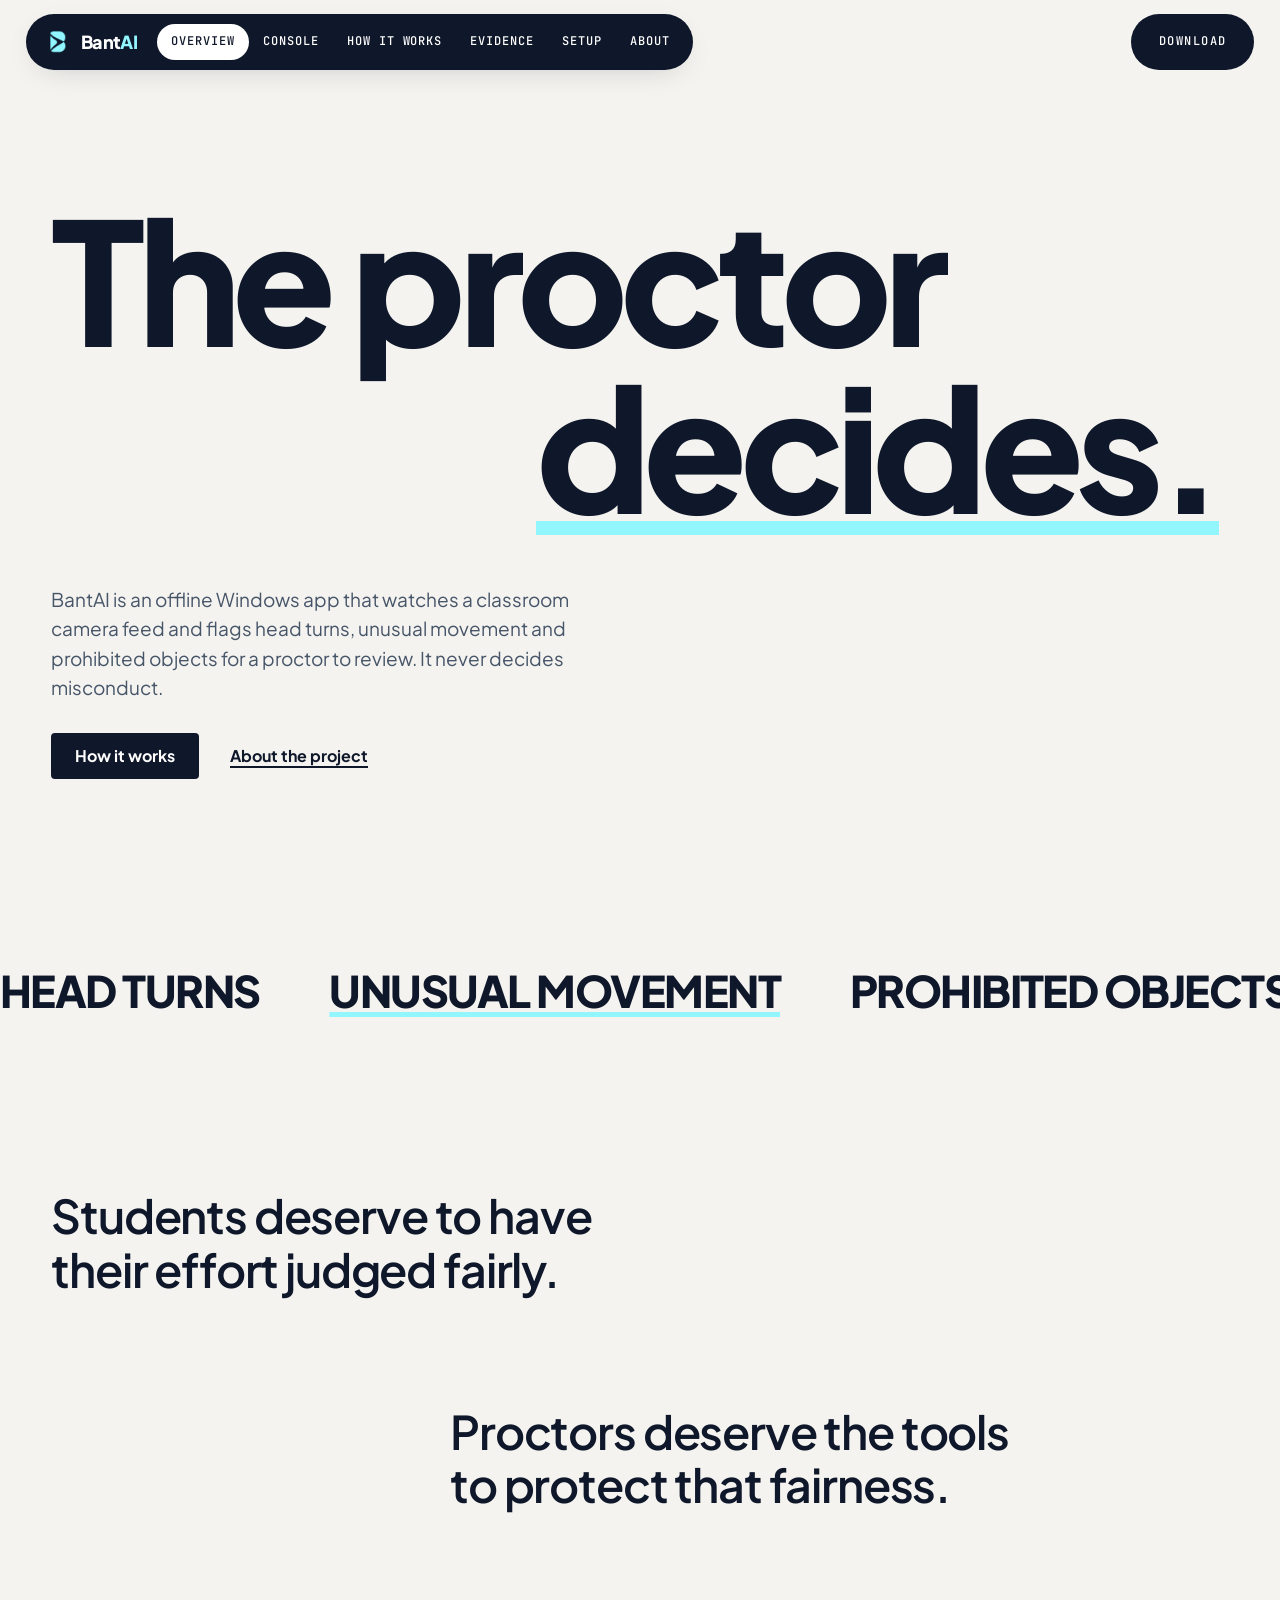
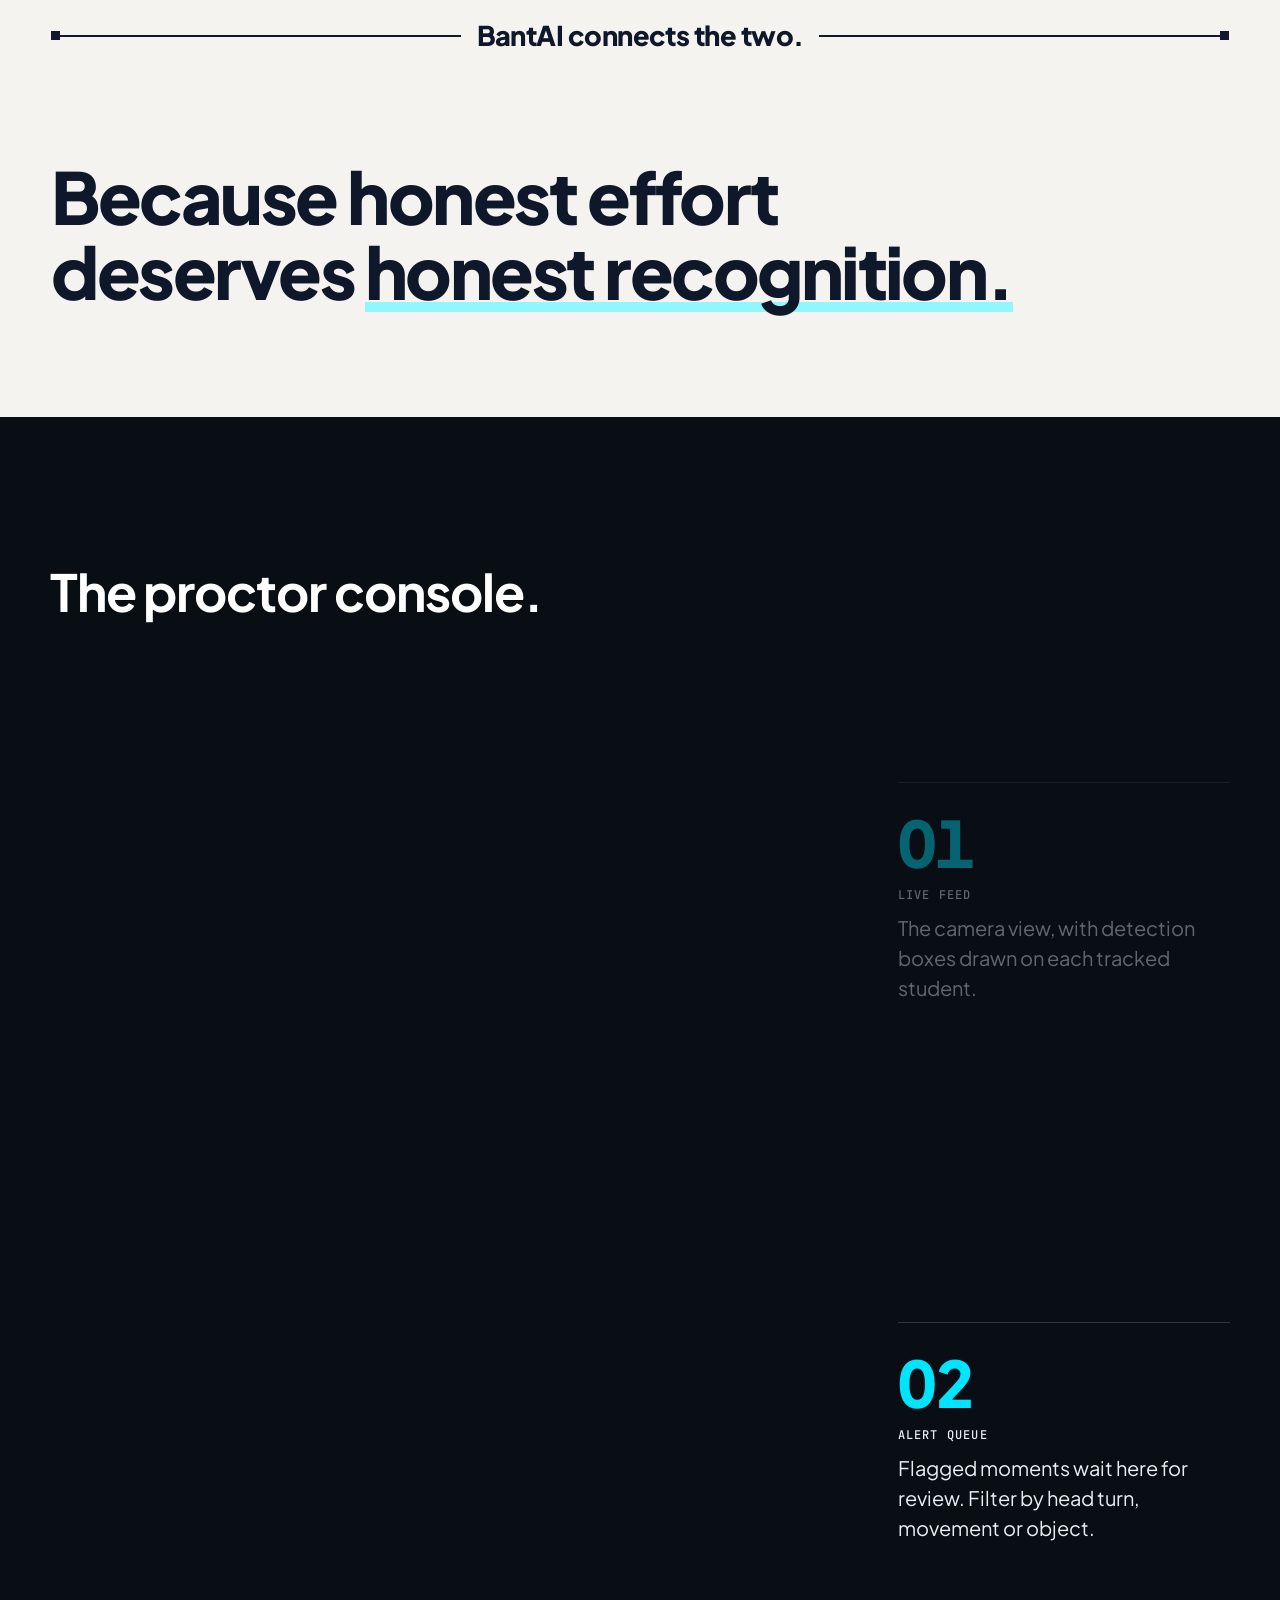
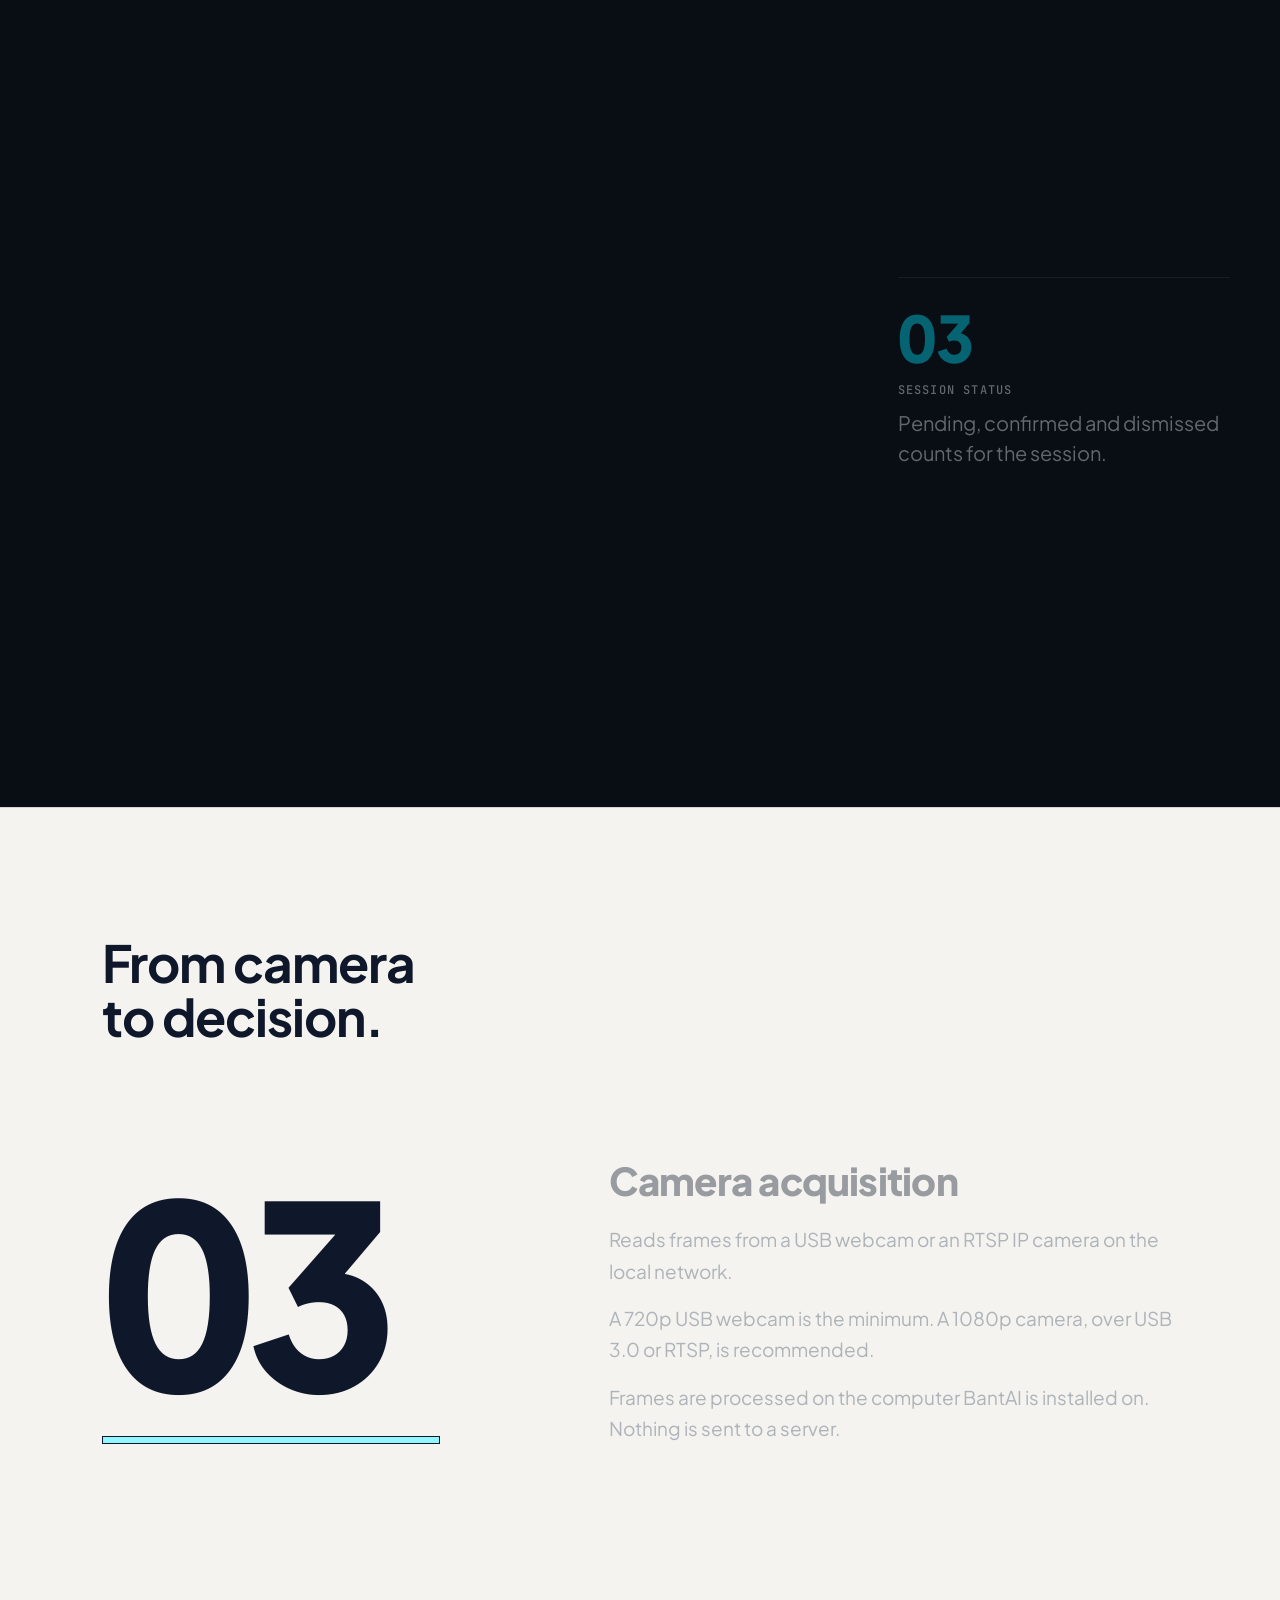
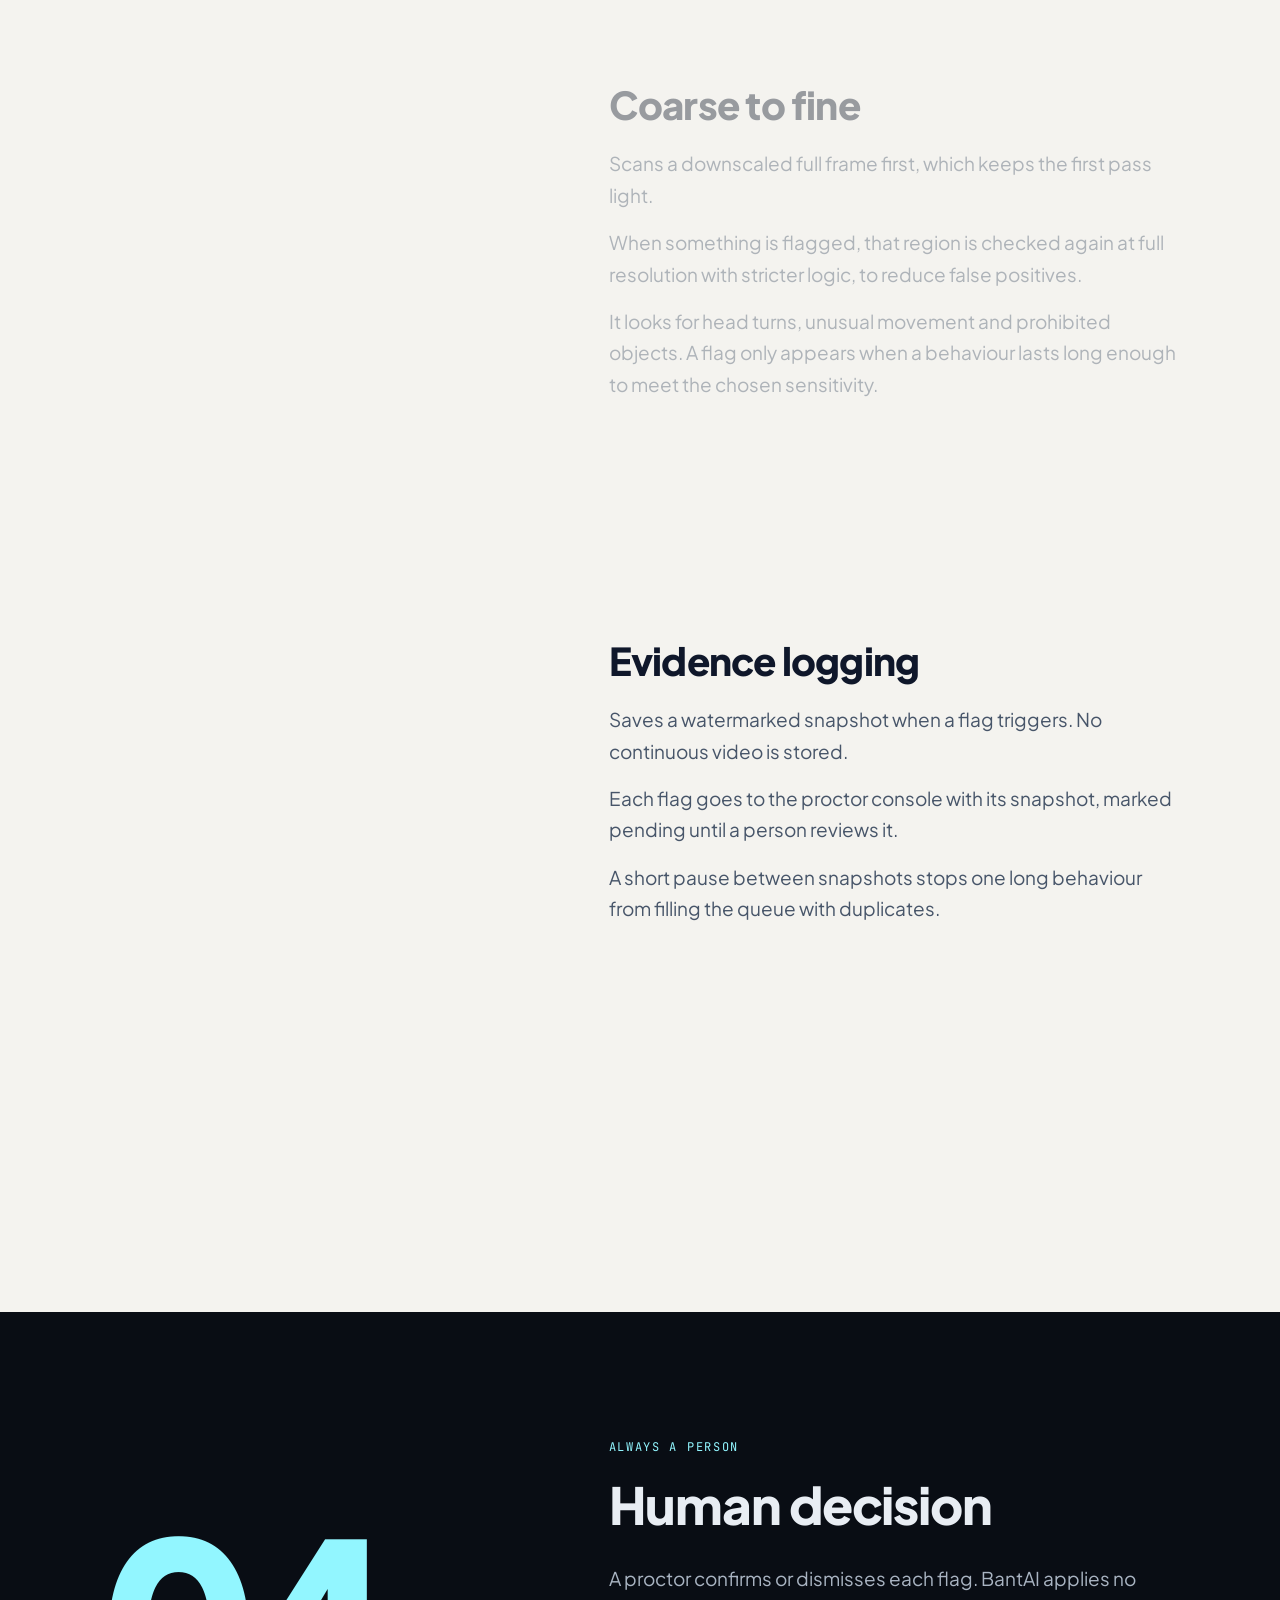
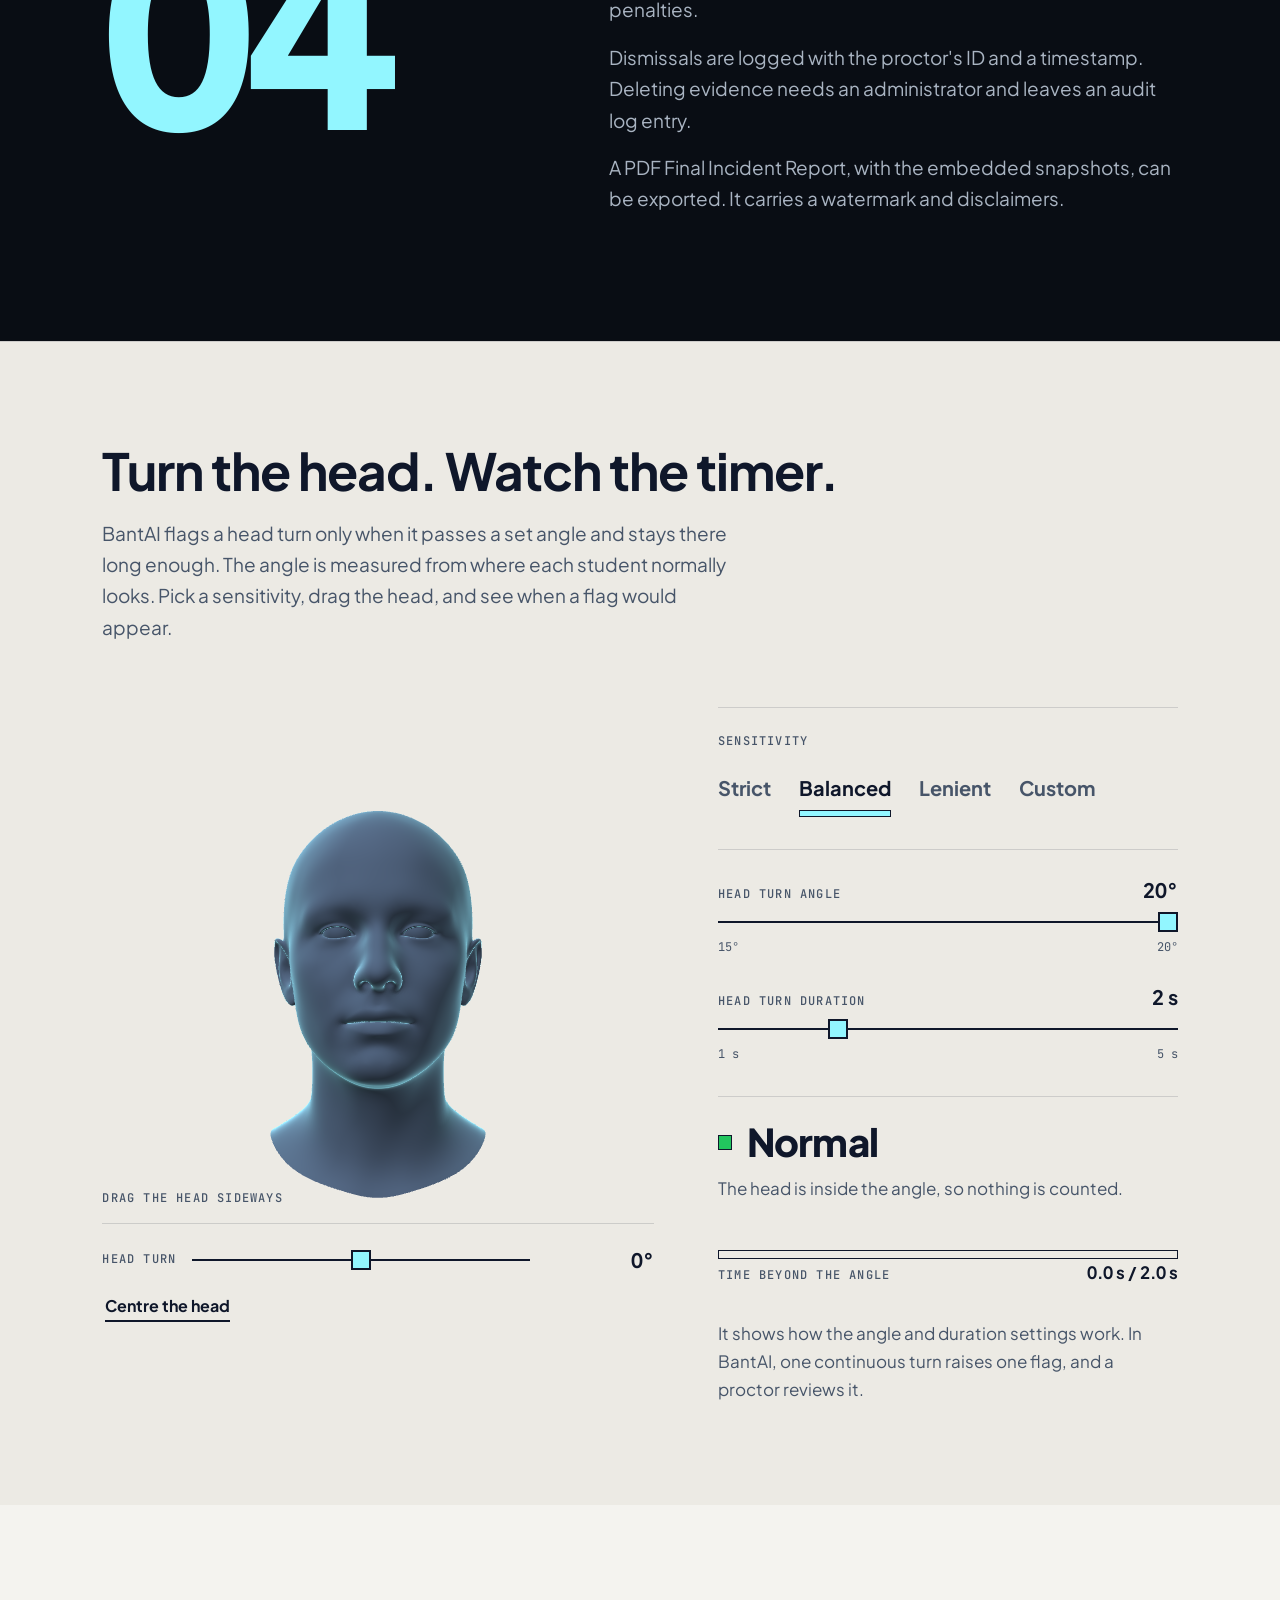
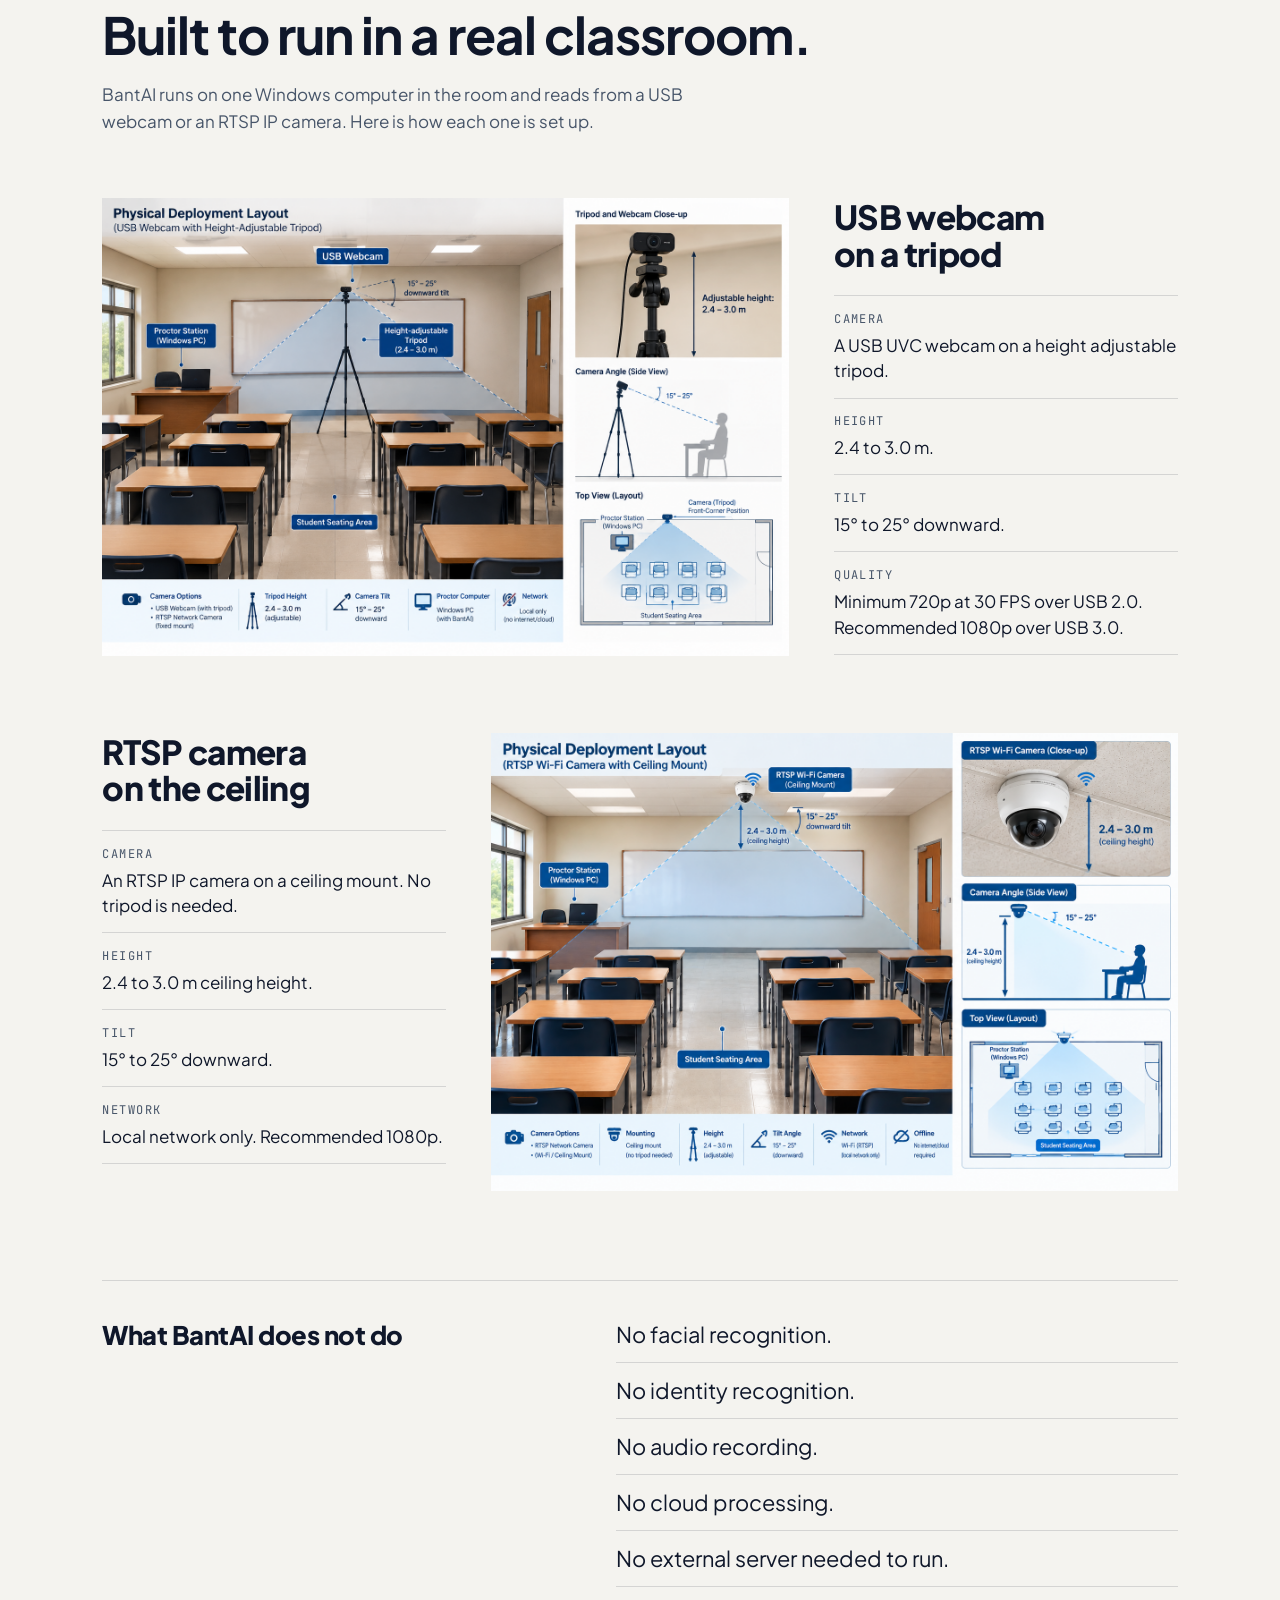
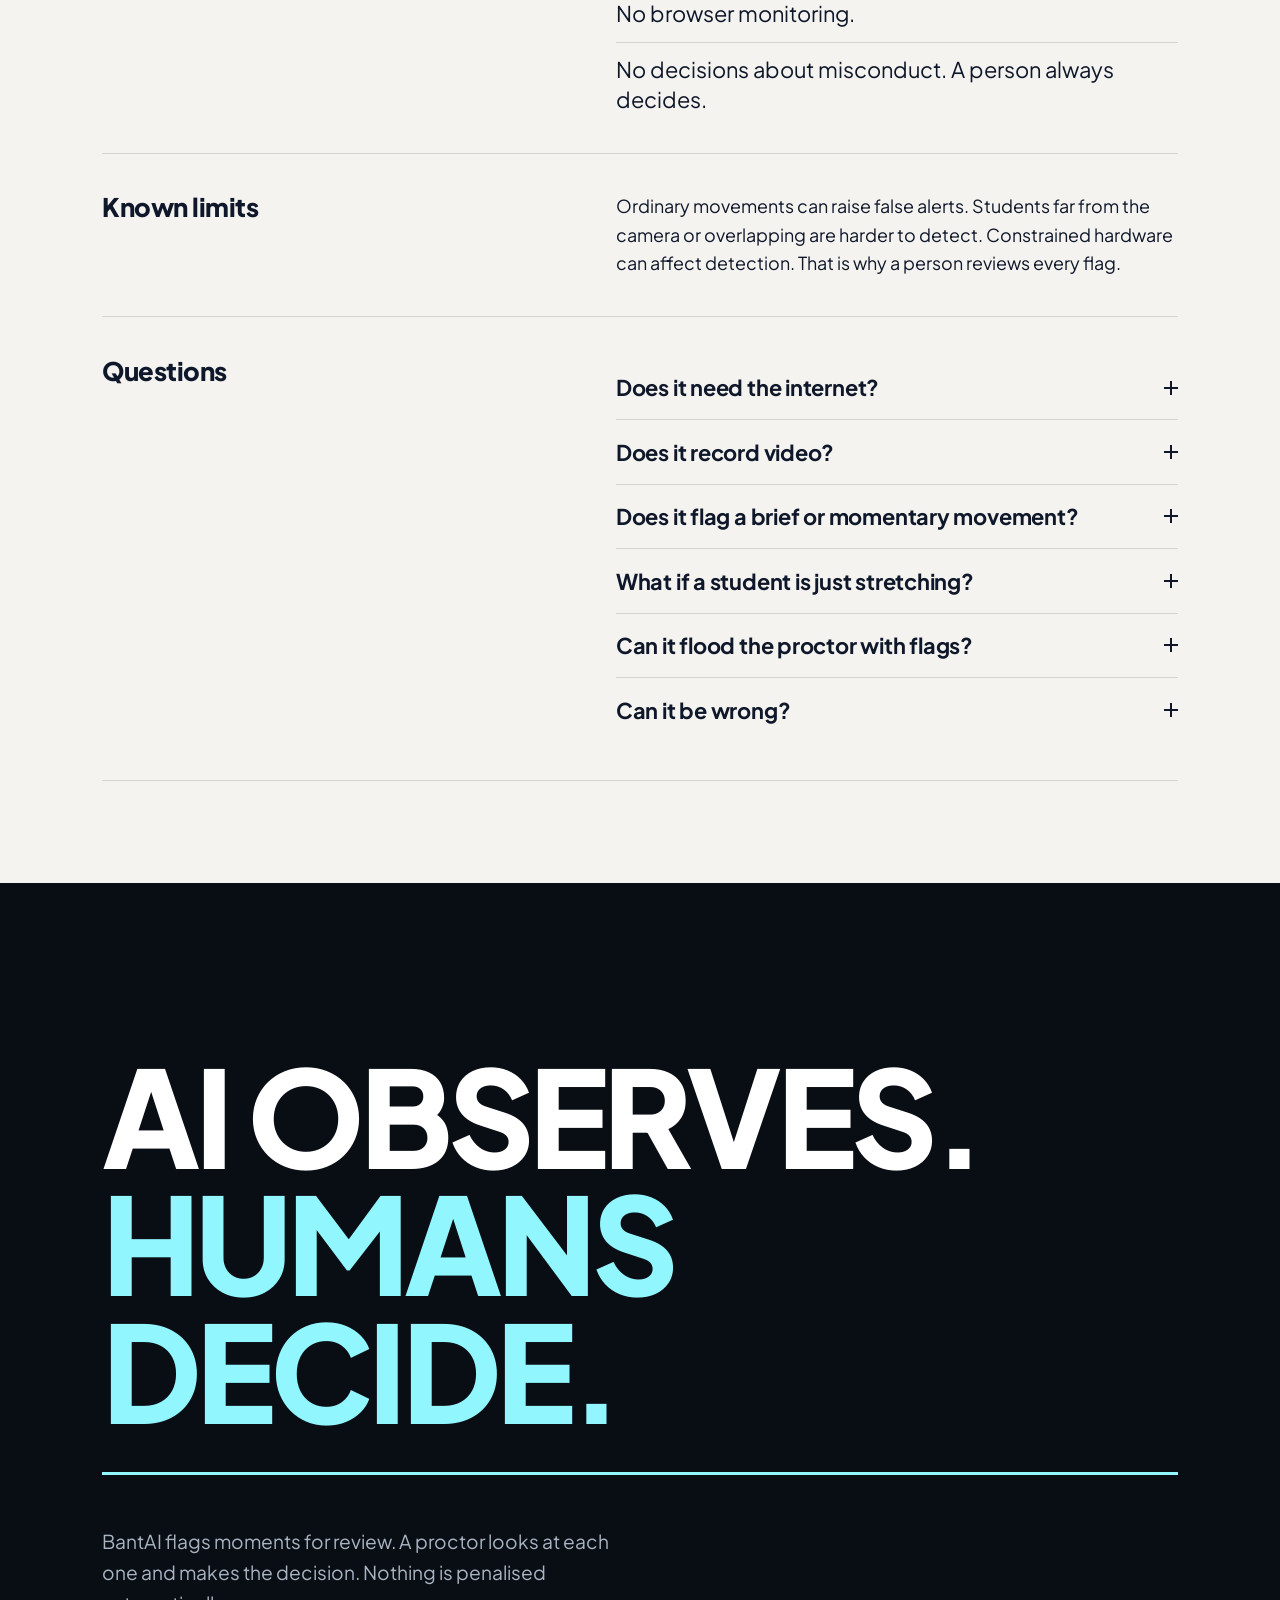
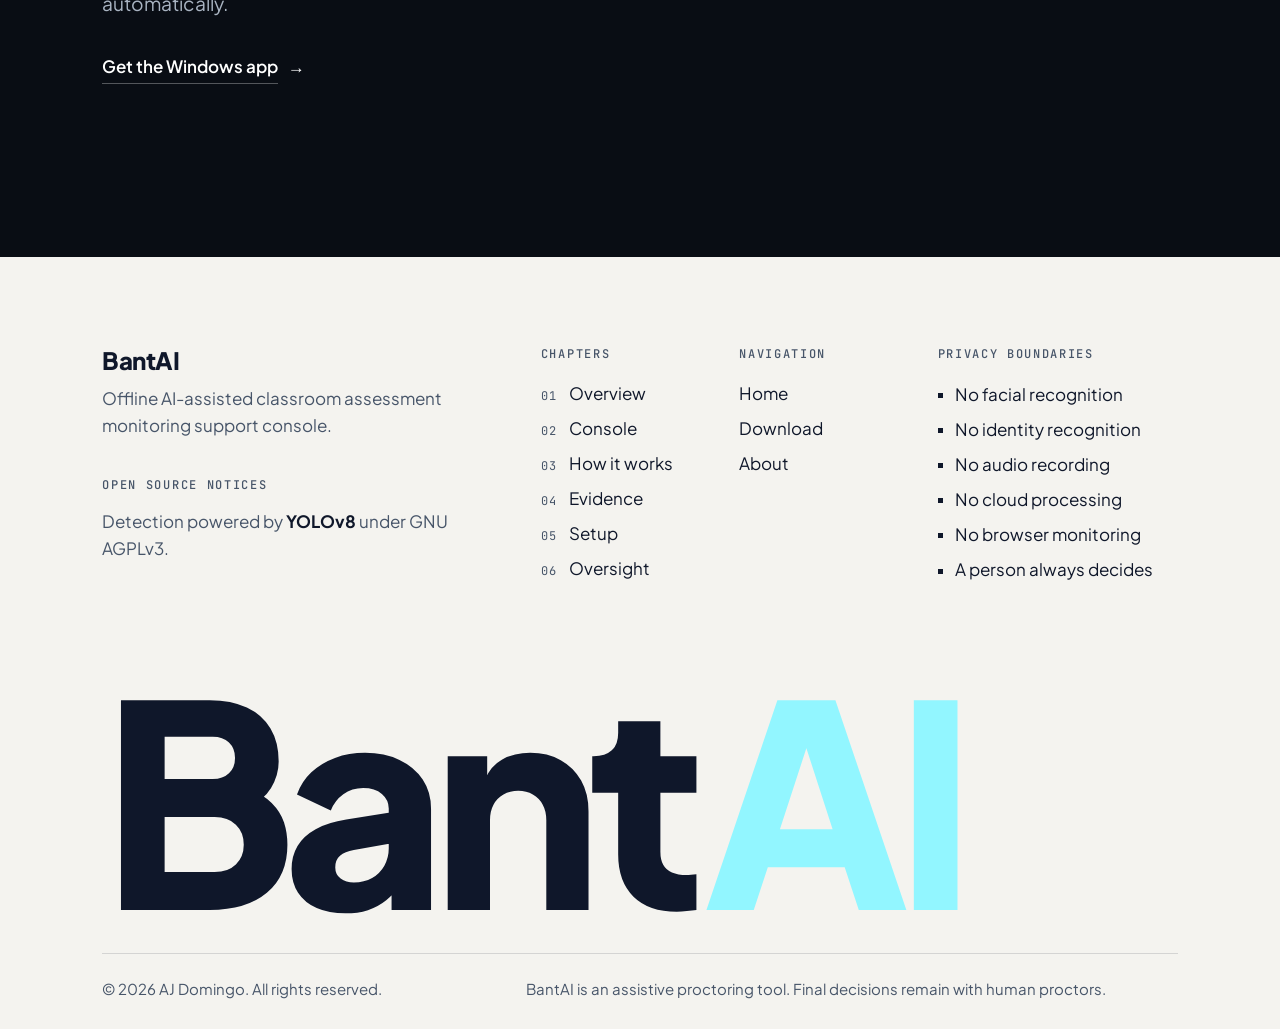
<file: index.html>
<!DOCTYPE html>
<html lang="en">
<head>
  <meta charset="UTF-8">
  <meta name="viewport" content="width=device-width, initial-scale=1.0">
  <title>BantAI: Offline Classroom Assessment System</title>
  <meta name="description" content="BantAI is an offline Windows app that flags head turns, unusual movement and prohibited objects from a classroom camera for a proctor to review.">
  <meta name="theme-color" content="#F4F3EF">
  <meta name="google-site-verification" content="6_sp9XPbW6qN0EBo1pl1VBvZShdfSR0ZzXE_kizzlEI" />
  <link rel="icon" type="image/png" href="assets/images/bantaillogo.png">
  <link rel="preload" as="font" type="font/woff2" crossorigin href="assets/fonts/plus-jakarta-sans.woff2">
  <link rel="stylesheet" href="assets/css/styles.css">
  <script>
    (function(){
      var d=document.documentElement;
      d.classList.add('js');
      window.__bantaiReady=false;
      var reduce=false;
      try { reduce=window.matchMedia('(prefers-reduced-motion: reduce)').matches; } catch(e){}
      var shown=false;
      try { var nv=performance.getEntriesByType('navigation')[0]; if (nv && (nv.type==='reload' || nv.type==='back_forward')) shown=true; var rf=document.referrer; if (rf){ var ru=new URL(rf); if (ru.protocol===location.protocol && ru.host===location.host) shown=true; } } catch(e){} try { if (sessionStorage.getItem('bantai-splash')==='1') shown=true; sessionStorage.setItem('bantai-splash','1'); } catch(e){}
      if (!reduce && !shown) { d.classList.add('splash'); }
      setTimeout(function(){ d.classList.remove('splash'); if (!window.__bantaiReady){ d.classList.remove('js'); } }, 4000);
    })();
  </script>
  <noscript><style>#splash{display:none !important;}</style></noscript>
</head>
<body>
  <a class="skip-link" href="#main">Skip to content</a>

  <div id="splash" aria-hidden="true">
    <div class="splash-inner">
      <img src="assets/images/bantaillogo.png" alt="" width="56" height="56" class="splash-logo">
      <div class="splash-wordmark">Bant<span>AI</span></div>
    </div>
  </div>

  <header class="nv" id="nv" data-state="top" data-theme="light" data-hidden="false" data-open="false">
  <div class="nv-pill">
    <a class="nv-brand" href="#top"><img src="assets/images/bantaillogo.png" alt="" width="26" height="26"><span class="nv-word">Bant<b>AI</b></span></a>
    <nav class="nv-links" id="nv-links" aria-label="Sections" data-ind="off">
      <span class="nv-ind" aria-hidden="true"></span>
      <a class="nv-l" href="#top" style="--i:0" aria-current="location"><span class="nv-t">Overview</span></a>
      <a class="nv-l" href="#classroom" style="--i:1"><span class="nv-t">Console</span></a>
      <a class="nv-l" href="#how" style="--i:2"><span class="nv-t">How it works</span></a>
      <a class="nv-l" href="#evidence" style="--i:3"><span class="nv-t">Evidence</span></a>
      <a class="nv-l" href="#deployment" style="--i:4"><span class="nv-t">Setup</span></a>
      <a class="nv-l" href="about.html" style="--i:6"><span class="nv-t">About</span></a>
      <a class="nv-l nv-l--dl" href="download.html" style="--i:7"><span class="nv-t">Download</span></a>
    </nav>
    <button class="nv-burger" type="button" aria-expanded="false" aria-controls="nv-links"><span class="nv-burger-l">Menu</span><span class="nv-burger-i" aria-hidden="true"><i></i><i></i></span></button>
  </div>
  <a class="nv-cta" href="download.html"><span class="nv-cta-t">Download</span></a>
</header>




  <main id="main" tabindex="-1">
    <!-- Hero -->
<section class="hx" id="top" aria-labelledby="hx-title">
  <div class="hx-first">
    <div class="hx-wrap">
      <h1 class="hx-title" id="hx-title">
        <span class="hx-line"><span class="hx-rise-line" style="--d:0">The proctor</span></span>
        <span class="hx-line hx-line--r"><span class="hx-rise-line" style="--d:1"><span class="hx-flag">decides.</span></span></span>
      </h1>
      <div class="hx-side">
        <p class="hx-lead hx-rise" style="--d:3">BantAI is an offline Windows app that watches a classroom camera feed and flags head turns, unusual movement and prohibited objects for a proctor to review. It never decides misconduct.</p>
        <div class="hx-actions hx-rise" style="--d:4">
          <a class="hx-btn" href="#how"><span class="hx-btn-t">How it works</span></a>
          <a class="hx-link" href="about.html"><span class="hx-link-t">About the project</span></a>
        </div>
      </div>
    </div>
  </div>
  <div class="hx-mq" role="group" aria-label="What BantAI flags and who decides">
    <div class="hx-mq-track">
      <ul class="hx-mq-group">
        <li>Head turns</li>
        <li>Unusual movement</li>
        <li>Prohibited objects</li>
        <li>Flagged for review</li>
        <li>Decided by a person</li>
      </ul>
      <ul class="hx-mq-group" aria-hidden="true">
        <li>Head turns</li>
        <li>Unusual movement</li>
        <li>Prohibited objects</li>
        <li>Flagged for review</li>
        <li>Decided by a person</li>
      </ul>
    </div>
  </div>
  <div class="hx-say">
    <p class="hx-q hx-q1"><span class="hx-w hx-w--l" style="--i:0">Students</span> <span class="hx-w hx-w--l" style="--i:1">deserve</span> <span class="hx-w hx-w--l" style="--i:2">to</span> <span class="hx-w hx-w--l" style="--i:3">have</span> <span class="hx-w hx-w--l" style="--i:4">their</span> <span class="hx-w hx-w--l" style="--i:5">effort</span> <span class="hx-w hx-w--l" style="--i:6">judged</span> <span class="hx-w hx-w--l" style="--i:7">fairly.</span></p>
    <p class="hx-q hx-q2"><span class="hx-w hx-w--r" style="--i:0">Proctors</span> <span class="hx-w hx-w--r" style="--i:1">deserve</span> <span class="hx-w hx-w--r" style="--i:2">the</span> <span class="hx-w hx-w--r" style="--i:3">tools</span> <span class="hx-w hx-w--r" style="--i:4">to</span> <span class="hx-w hx-w--r" style="--i:5">protect</span> <span class="hx-w hx-w--r" style="--i:6">that</span> <span class="hx-w hx-w--r" style="--i:7">fairness.</span></p>
    <p class="hx-q hx-join"><span class="hx-bar hx-bar--l" aria-hidden="true"><i></i></span><span class="hx-join-t"><span class="hx-w hx-w--l" style="--i:0">BantAI</span> <span class="hx-w hx-w--l" style="--i:1">connects</span> <span class="hx-w hx-w--r" style="--i:0">the</span> <span class="hx-w hx-w--r" style="--i:1">two.</span></span><span class="hx-bar hx-bar--r" aria-hidden="true"><i></i></span></p>
    <p class="hx-q hx-end"><span class="hx-w hx-w--l" style="--i:0">Because</span> <span class="hx-w hx-w--l" style="--i:1">honest</span> <span class="hx-w hx-w--l" style="--i:2">effort</span> <span class="hx-w hx-w--l" style="--i:3">deserves</span> <span class="hx-em"><span class="hx-w hx-w--r" style="--i:4">honest</span> <span class="hx-w hx-w--r" style="--i:5">recognition.</span></span></p>
  </div>
</section>
    <!-- Chapter 02 -->
    <section class="chapter" id="classroom">
      <div class="chapter-inner">

        <div class="scene" data-scene data-step="0">
          <div class="scene-pin">
<h2 class="scene-title">The proctor console.</h2>
<figure class="scene-figure">
            <div class="scene-frame" data-reveal>
              <div class="console-zoom">
                <img src="assets/images/console.png" width="1589" height="990" decoding="async"
                     alt="BantAI proctor console showing a live classroom feed with detection boxes, an alert queue on the right and session counts at the bottom.">
              </div>
            </div>
          </figure>
</div>

          <div class="scene-copy">
            <p class="scene-intro" data-reveal>Live camera feed, a queue of flagged moments, and session status in one window.</p>

            <div class="scene-step" data-step-index="1" tabindex="0">
              <span class="scene-num" aria-hidden="true">01</span>
              <h3 class="scene-label">Live feed</h3>
              <p>The camera view, with detection boxes drawn on each tracked student.</p>
            </div>

            <div class="scene-step" data-step-index="2" tabindex="0">
              <span class="scene-num" aria-hidden="true">02</span>
              <h3 class="scene-label">Alert queue</h3>
              <p>Flagged moments wait here for review. Filter by head turn, movement or object.</p>
            </div>

            <div class="scene-step" data-step-index="3" tabindex="0">
              <span class="scene-num" aria-hidden="true">03</span>
              <h3 class="scene-label">Session status</h3>
              <p>Pending, confirmed and dismissed counts for the session.</p>
            </div>
          </div>
        </div>
      </div>
    </section>

    <!-- Chapter 03 -->
    <section class="chapter pl" id="how" aria-labelledby="pl-h">
  <div class="pl-wrap">
    <div class="pl-scene" data-pl-scene data-step="1">
      <div class="pl-pin">
        <h2 class="pl-title" id="pl-h">From camera to decision.</h2>
        <div class="pl-stage" aria-hidden="true">
          <div class="pl-num"><span class="pl-roll"><span>01</span><span>02</span><span>03</span></span></div>
          <div class="pl-track"><i></i></div>
        </div>
      </div>
      <ol class="pl-steps">
        <li class="pl-step is-active" data-pl-step="1">
          <span class="pl-n" aria-hidden="true">01</span>
          <h3 class="pl-t">Camera acquisition</h3>
          <p class="pl-b">Reads frames from a USB webcam or an RTSP IP camera on the local network.</p>
          <p class="pl-b">A 720p USB webcam is the minimum. A 1080p camera, over USB 3.0 or RTSP, is recommended.</p>
          <p class="pl-b">Frames are processed on the computer BantAI is installed on. Nothing is sent to a server.</p>
        </li>
        <li class="pl-step" data-pl-step="2">
          <span class="pl-n" aria-hidden="true">02</span>
          <h3 class="pl-t">Coarse to fine</h3>
          <p class="pl-b">Scans a downscaled full frame first, which keeps the first pass light.</p>
          <p class="pl-b">When something is flagged, that region is checked again at full resolution with stricter logic, to reduce false positives.</p>
          <p class="pl-b">It looks for head turns, unusual movement and prohibited objects. A flag only appears when a behaviour lasts long enough to meet the chosen sensitivity.</p>
        </li>
        <li class="pl-step" data-pl-step="3">
          <span class="pl-n" aria-hidden="true">03</span>
          <h3 class="pl-t">Evidence logging</h3>
          <p class="pl-b">Saves a watermarked snapshot when a flag triggers. No continuous video is stored.</p>
          <p class="pl-b">Each flag goes to the proctor console with its snapshot, marked pending until a person reviews it.</p>
          <p class="pl-b">A short pause between snapshots stops one long behaviour from filling the queue with duplicates.</p>
        </li>
      </ol>
    </div>
  </div>
  <div class="pl-final">
    <div class="pl-wrap">
      <ol class="pl-final-list" start="4">
        <li class="pl-final-item">
          <span class="pl-fn" aria-hidden="true">04</span>
          <div class="pl-fc">
            <p class="pl-tag">Always a person</p>
            <h3 class="pl-t">Human decision</h3>
            <p class="pl-b">A proctor confirms or dismisses each flag. BantAI applies no penalties.</p>
          <p class="pl-b">Dismissals are logged with the proctor's ID and a timestamp. Deleting evidence needs an administrator and leaves an audit log entry.</p>
          <p class="pl-b">A PDF Final Incident Report, with the embedded snapshots, can be exported. It carries a watermark and disclaimers.</p>
            
          </div>
        </li>
      </ol>
    </div>
  </div>
</section>

    <!-- Chapter 04 -->
    <section class="chapter sim" id="evidence" aria-labelledby="sim-h" data-state="normal">
  <div class="sim-wrap">
    <h2 class="sim-title" id="sim-h">Turn the head. Watch the timer.</h2>
    <p class="sim-lead">BantAI flags a head turn only when it passes a set angle and stays there long enough. The angle is measured from where each student normally looks. Pick a sensitivity, drag the head, and see when a flag would appear.</p>
    <div class="sim-grid">
      <div class="sim-stagecol">
        <div class="sim-stage" id="sim-stage">
          <canvas class="sim-canvas" id="sim-canvas" role="img" aria-label="A 3D model of a head. Drag sideways, or use the Head turn slider, to turn it."></canvas>
          <p class="sim-msg" id="sim-msg">The 3D head needs JavaScript to run.</p>
          <p class="sim-hint sim-k" aria-hidden="true">Drag the head sideways</p>
        </div>
        <div class="sim-yawrow">
          <label class="sim-k" for="sim-yaw">Head turn</label>
          <input class="sim-range" type="range" id="sim-yaw" min="-85" max="85" step="1" value="0">
          <span class="sim-v" id="sim-yaw-out">0°</span>
          <button class="sim-center" type="button" id="sim-center">Centre the head</button>
        </div>
      </div>
      <div class="sim-panel">
        <fieldset class="sim-block sim-presets">
          <legend class="sim-k">Sensitivity</legend>
          <div class="sim-opts">
            <label class="sim-opt"><input type="radio" name="sim-preset" value="strict"><span>Strict</span></label>
            <label class="sim-opt"><input type="radio" name="sim-preset" value="balanced" checked><span>Balanced</span></label>
            <label class="sim-opt"><input type="radio" name="sim-preset" value="lenient"><span>Lenient</span></label>
            <label class="sim-opt"><input type="radio" name="sim-preset" value="custom"><span>Custom</span></label>
          </div>
        </fieldset>
        <div class="sim-block">
          <div class="sim-ctl">
            <div class="sim-row"><label class="sim-k" for="sim-angle">Head turn angle</label><span class="sim-v" id="sim-angle-out">20°</span></div>
            <input class="sim-range" type="range" id="sim-angle" min="15" max="20" step="1" value="20">
            <div class="sim-ends" aria-hidden="true"><span>15°</span><span>20°</span></div>
          </div>
          <div class="sim-ctl">
            <div class="sim-row"><label class="sim-k" for="sim-dur">Head turn duration</label><span class="sim-v" id="sim-dur-out">2 s</span></div>
            <input class="sim-range" type="range" id="sim-dur" min="1" max="5" step="1" value="2">
            <div class="sim-ends" aria-hidden="true"><span>1 s</span><span>5 s</span></div>
          </div>
        </div>
        <div class="sim-block sim-read">
          <div class="sim-live" aria-live="polite" aria-atomic="true">
            <p class="sim-state"><span class="sim-dot" aria-hidden="true"></span><span id="sim-state">Normal</span></p>
            <p class="sim-explain" id="sim-explain">The head is inside the angle, so nothing is counted.</p>
          </div>
          <div class="sim-meter" aria-hidden="true"><span class="sim-fill" id="sim-fill"></span></div>
          <p class="sim-time"><span class="sim-k">Time beyond the angle</span><span class="sim-v" id="sim-time">0.0 s / 2.0 s</span></p>
        </div>
        <p class="sim-foot">It shows how the angle and duration settings work. In BantAI, one continuous turn raises one flag, and a proctor reviews it.</p>
      </div>
    </div>
  </div>
</section>

    <!-- Chapter 05 -->
    <section class="chapter dp" id="deployment" aria-labelledby="dp-h">
  <div class="dp-wrap">
    <h2 class="dp-title" id="dp-h">Built to run in a real classroom.</h2>
    <p class="dp-lead">BantAI runs on one Windows computer in the room and reads from a USB webcam or an RTSP IP camera. Here is how each one is set up.</p>

    <article class="dp-setup dp-setup--l" aria-labelledby="dp-usb-h">
      <h3 class="dp-setup-title" id="dp-usb-h">USB webcam on a tripod</h3>
      <div class="dp-media">
        <img class="dp-img" src="assets/images/usb-layout.png" width="1536" height="1024" loading="lazy" decoding="async" alt="Physical deployment layout for a USB webcam on a height adjustable tripod. The webcam sits 2.4 to 3.0 metres up, tilted 15 to 25 degrees downward, facing the student seating area. The proctor station, a Windows computer, is at the front of the room. A close up, a side view and a top view are shown on the right.">
      </div>
      <dl class="dp-specs">
        <div><dt>Camera</dt><dd>A USB UVC webcam on a height adjustable tripod.</dd></div>
        <div><dt>Height</dt><dd>2.4 to 3.0 m.</dd></div>
        <div><dt>Tilt</dt><dd>15° to 25° downward.</dd></div>
        <div><dt>Quality</dt><dd>Minimum 720p at 30 FPS over USB 2.0. Recommended 1080p over USB 3.0.</dd></div>
      </dl>
    </article>

    <article class="dp-setup dp-setup--r" aria-labelledby="dp-rtsp-h">
      <h3 class="dp-setup-title" id="dp-rtsp-h">RTSP camera on the ceiling</h3>
      <div class="dp-media">
        <img class="dp-img" src="assets/images/rtsp-layout.png" width="1536" height="1024" loading="lazy" decoding="async" alt="Physical deployment layout for an RTSP network camera on a ceiling mount. The camera is 2.4 to 3.0 metres up, tilted 15 to 25 degrees downward, facing the student seating area. The proctor station, a Windows computer, is at the front of the room. A close up, a side view and a top view are shown on the right.">
      </div>
      <dl class="dp-specs">
        <div><dt>Camera</dt><dd>An RTSP IP camera on a ceiling mount. No tripod is needed.</dd></div>
        <div><dt>Height</dt><dd>2.4 to 3.0 m ceiling height.</dd></div>
        <div><dt>Tilt</dt><dd>15° to 25° downward.</dd></div>
        <div><dt>Network</dt><dd>Local network only. Recommended 1080p.</dd></div>
      </dl>
    </article>

    <div class="dp-rows">
      <div class="dp-row">
        <h3 class="dp-row-title">What BantAI does not do</h3>
        <ul class="dp-nots">
          <li>No facial recognition.</li>
          <li>No identity recognition.</li>
          <li>No audio recording.</li>
          <li>No cloud processing.</li>
          <li>No external server needed to run.</li>
          <li>No browser monitoring.</li>
          <li>No decisions about misconduct. A person always decides.</li>
        </ul>
      </div>
      <div class="dp-row">
        <h3 class="dp-row-title">Known limits</h3>
        <p class="dp-row-text">Ordinary movements can raise false alerts. Students far from the camera or overlapping are harder to detect. Constrained hardware can affect detection. That is why a person reviews every flag.</p>
      </div>
      <div class="dp-row">
        <h3 class="dp-row-title">Questions</h3>
        <div class="dp-faq">
          <details class="dp-q"><summary>Does it need the internet?</summary><p>No. BantAI runs offline on the computer it is installed on.</p></details>
          <details class="dp-q"><summary>Does it record video?</summary><p>No continuous video is stored. It saves a watermarked snapshot when a flag triggers.</p></details>
          <details class="dp-q"><summary>Does it flag a brief or momentary movement?</summary><p>Not by itself. A flag appears only when a head turn or a movement passes the set size and lasts the set time, so a quick glance or a shift in the seat does not raise one.</p></details>
          <details class="dp-q"><summary>What if a student is just stretching?</summary><p>A quick stretch is usually too short to count. A longer one can still meet the sensitivity and raise a flag, and the proctor decides what it means.</p></details>
          <details class="dp-q"><summary>Can it flood the proctor with flags?</summary><p>It is built to avoid that. One continuous behaviour raises one flag, and repeats of the same behaviour within 10 seconds update that flag instead of adding a new one.</p></details>
          <details class="dp-q"><summary>Can it be wrong?</summary><p>Yes. It can raise false alerts. That is why a person reviews every flag.</p></details>
        </div>
      </div>
    </div>
  </div>

</section>

    <!-- Chapter 06 -->
    <section class="chapter au" id="authority" aria-labelledby="au-h">
  <div class="au-wrap">
    <div class="au-head">
      <h2 class="au-title" id="au-h">
        <span class="au-line au-a">AI OBSERVES.</span>
        <span class="au-line au-b">HUMANS DECIDE.</span>
      </h2>
      <span class="au-rule" aria-hidden="true"></span>
    </div>
    <div class="au-body">
      <p class="au-text">BantAI flags moments for review. A proctor looks at each one and makes the decision. Nothing is penalised automatically.</p>
      <a class="au-link" href="download.html"><span class="au-link-t">Get the Windows app</span><span class="au-arrow" aria-hidden="true">→</span></a>
    </div>
  </div>
</section>
  </main>

  <footer class="ft">
  <div class="ft-wrap">
    <div class="ft-top">
      <div class="ft-col ft-brand">
        <p class="ft-name">BantAI</p>
        <p class="ft-desc">Offline AI-assisted classroom assessment monitoring support console.</p>
        <div class="ft-notice">
          <h2 class="ft-h">Open Source Notices</h2>
          <p>Detection powered by <strong>YOLOv8</strong> under GNU AGPLv3.</p>
        </div>
      </div>
      <nav class="ft-col" aria-label="Chapters">
        <h2 class="ft-h">Chapters</h2>
        <ul class="ft-list">
          <li><a class="ft-link" href="#top"><span class="ft-n">01</span><span class="ft-t">Overview</span></a></li>
          <li><a class="ft-link" href="#classroom"><span class="ft-n">02</span><span class="ft-t">Console</span></a></li>
          <li><a class="ft-link" href="#how"><span class="ft-n">03</span><span class="ft-t">How it works</span></a></li>
          <li><a class="ft-link" href="#evidence"><span class="ft-n">04</span><span class="ft-t">Evidence</span></a></li>
          <li><a class="ft-link" href="#deployment"><span class="ft-n">05</span><span class="ft-t">Setup</span></a></li>
          <li><a class="ft-link" href="#authority"><span class="ft-n">06</span><span class="ft-t">Oversight</span></a></li>
        </ul>
      </nav>
      <nav class="ft-col" aria-label="Pages">
        <h2 class="ft-h">Navigation</h2>
        <ul class="ft-list">
          <li><a class="ft-link" href="index.html"><span class="ft-t">Home</span></a></li>
          <li><a class="ft-link" href="download.html"><span class="ft-t">Download</span></a></li>
          <li><a class="ft-link" href="about.html"><span class="ft-t">About</span></a></li>
        </ul>
      </nav>
      <div class="ft-col">
        <h2 class="ft-h">Privacy boundaries</h2>
        <ul class="ft-list ft-facts">
          <li>No facial recognition</li>
          <li>No identity recognition</li>
          <li>No audio recording</li>
          <li>No cloud processing</li>
          <li>No browser monitoring</li>
          <li>A person always decides</li>
        </ul>
      </div>
    </div>
    <div class="ft-mark" aria-hidden="true"><span class="ft-mark-in">Bant<span class="ft-mark-ai">AI</span></span></div>
    <div class="ft-bottom">
      <p>© 2026 AJ Domingo. All rights reserved.</p>
      <p>BantAI is an assistive proctoring tool. Final decisions remain with human proctors.</p>
    </div>
  </div>
</footer>

  <script src="assets/js/main.js"></script>
<script src="assets/js/deploy.js" defer></script>
  <script src="assets/js/head-sim.js" defer></script>
</body>
</html>
</file>
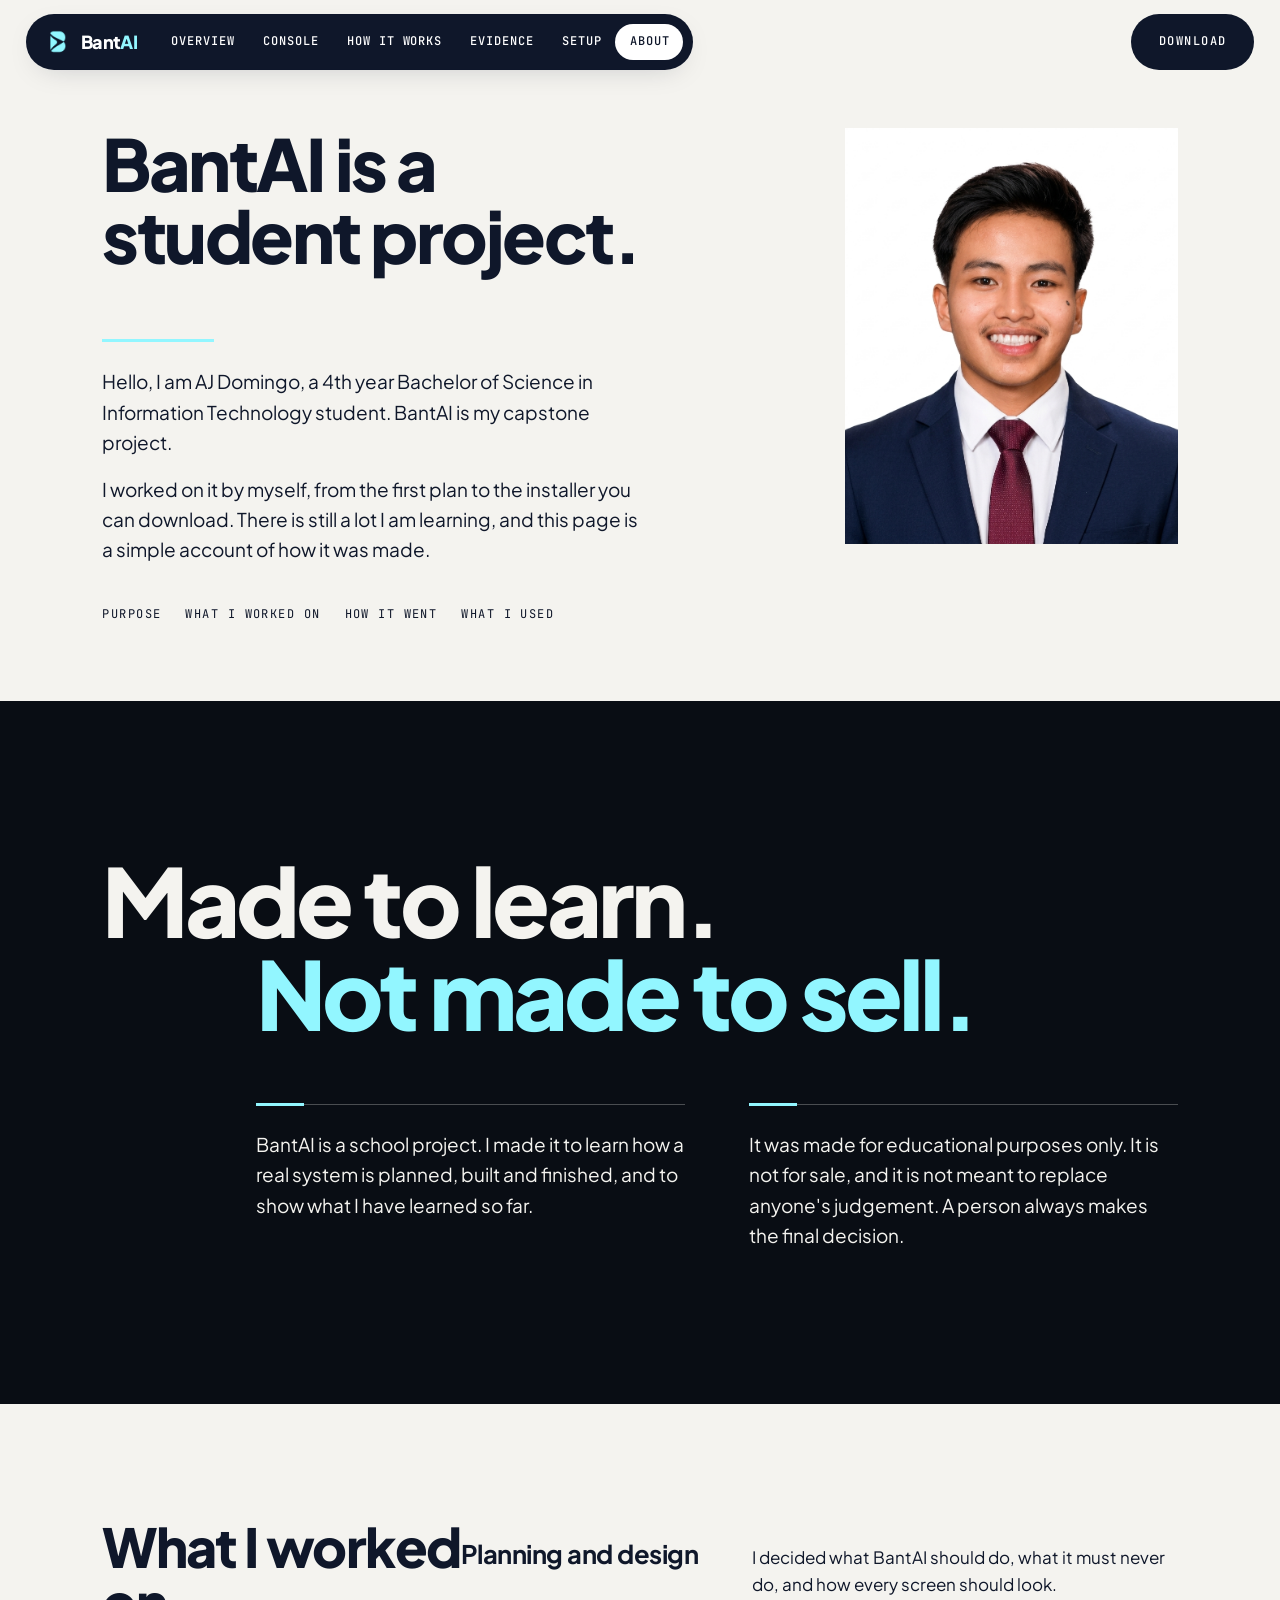
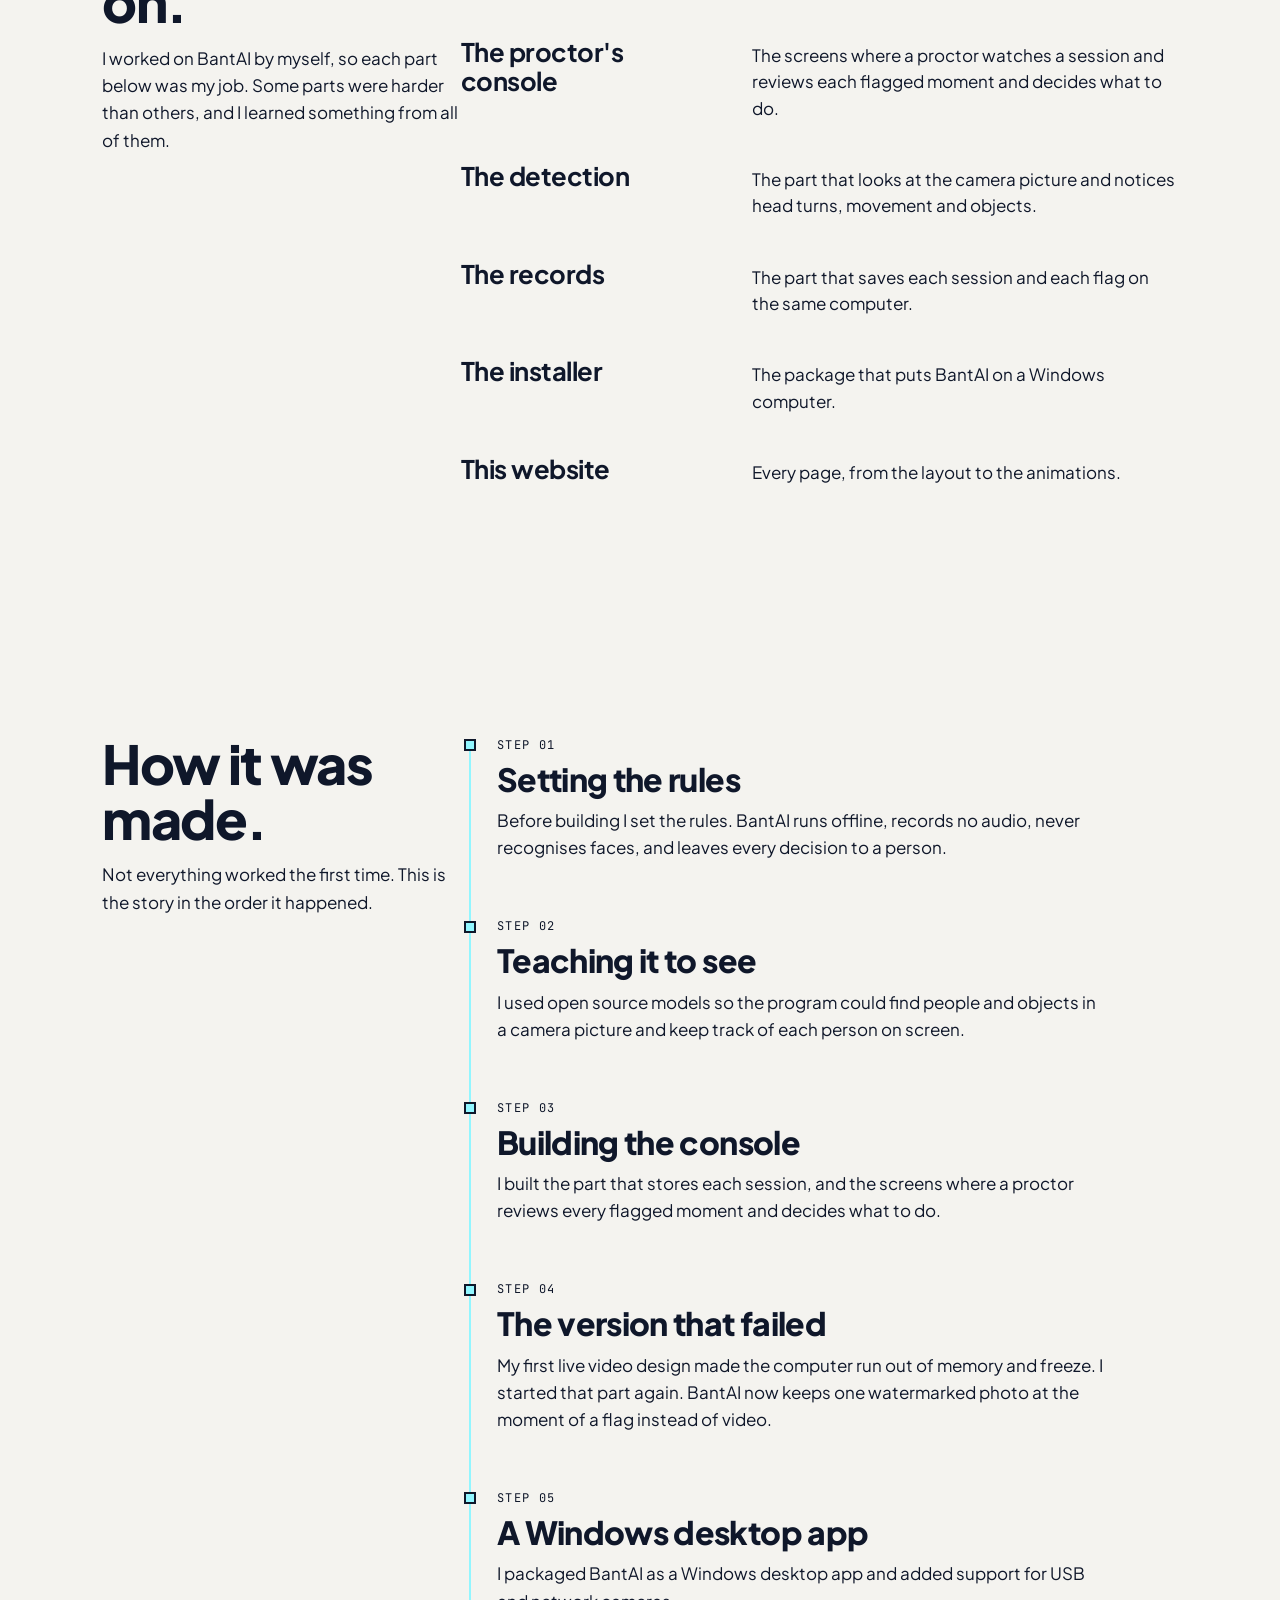
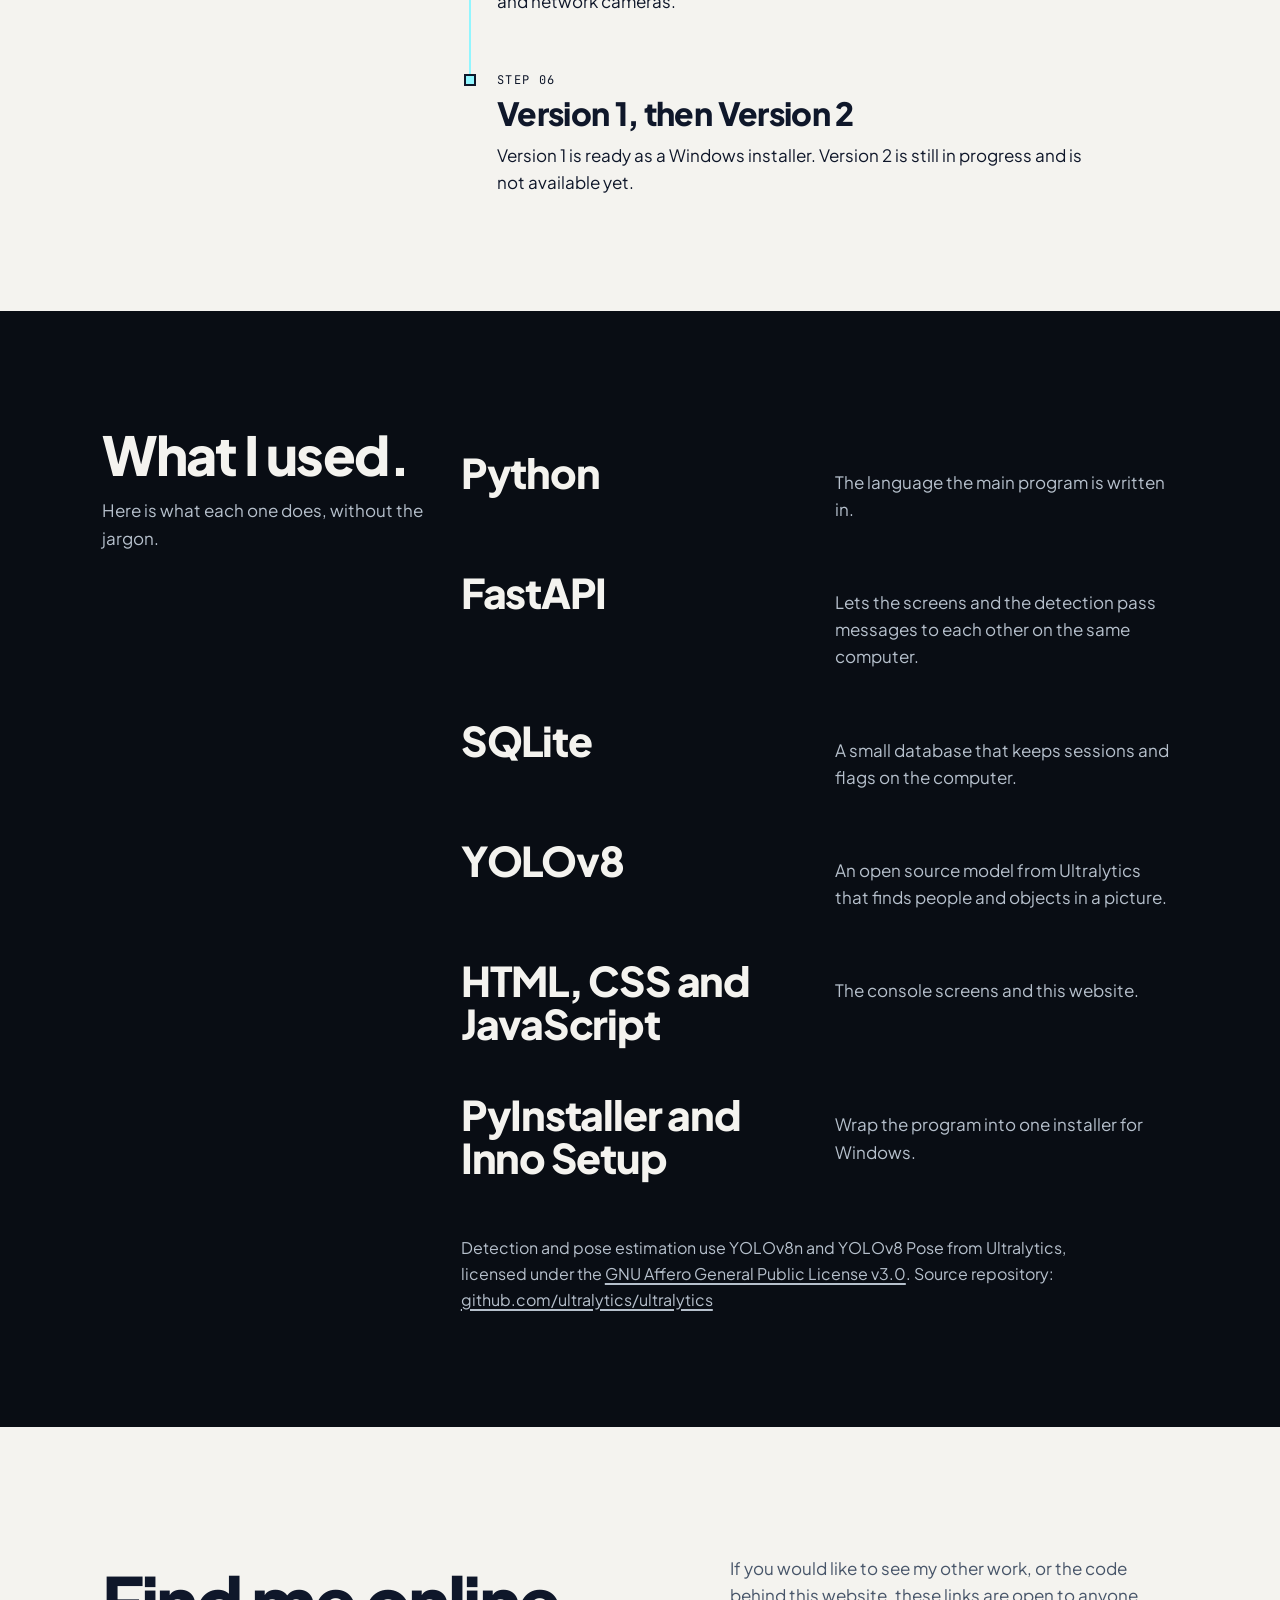
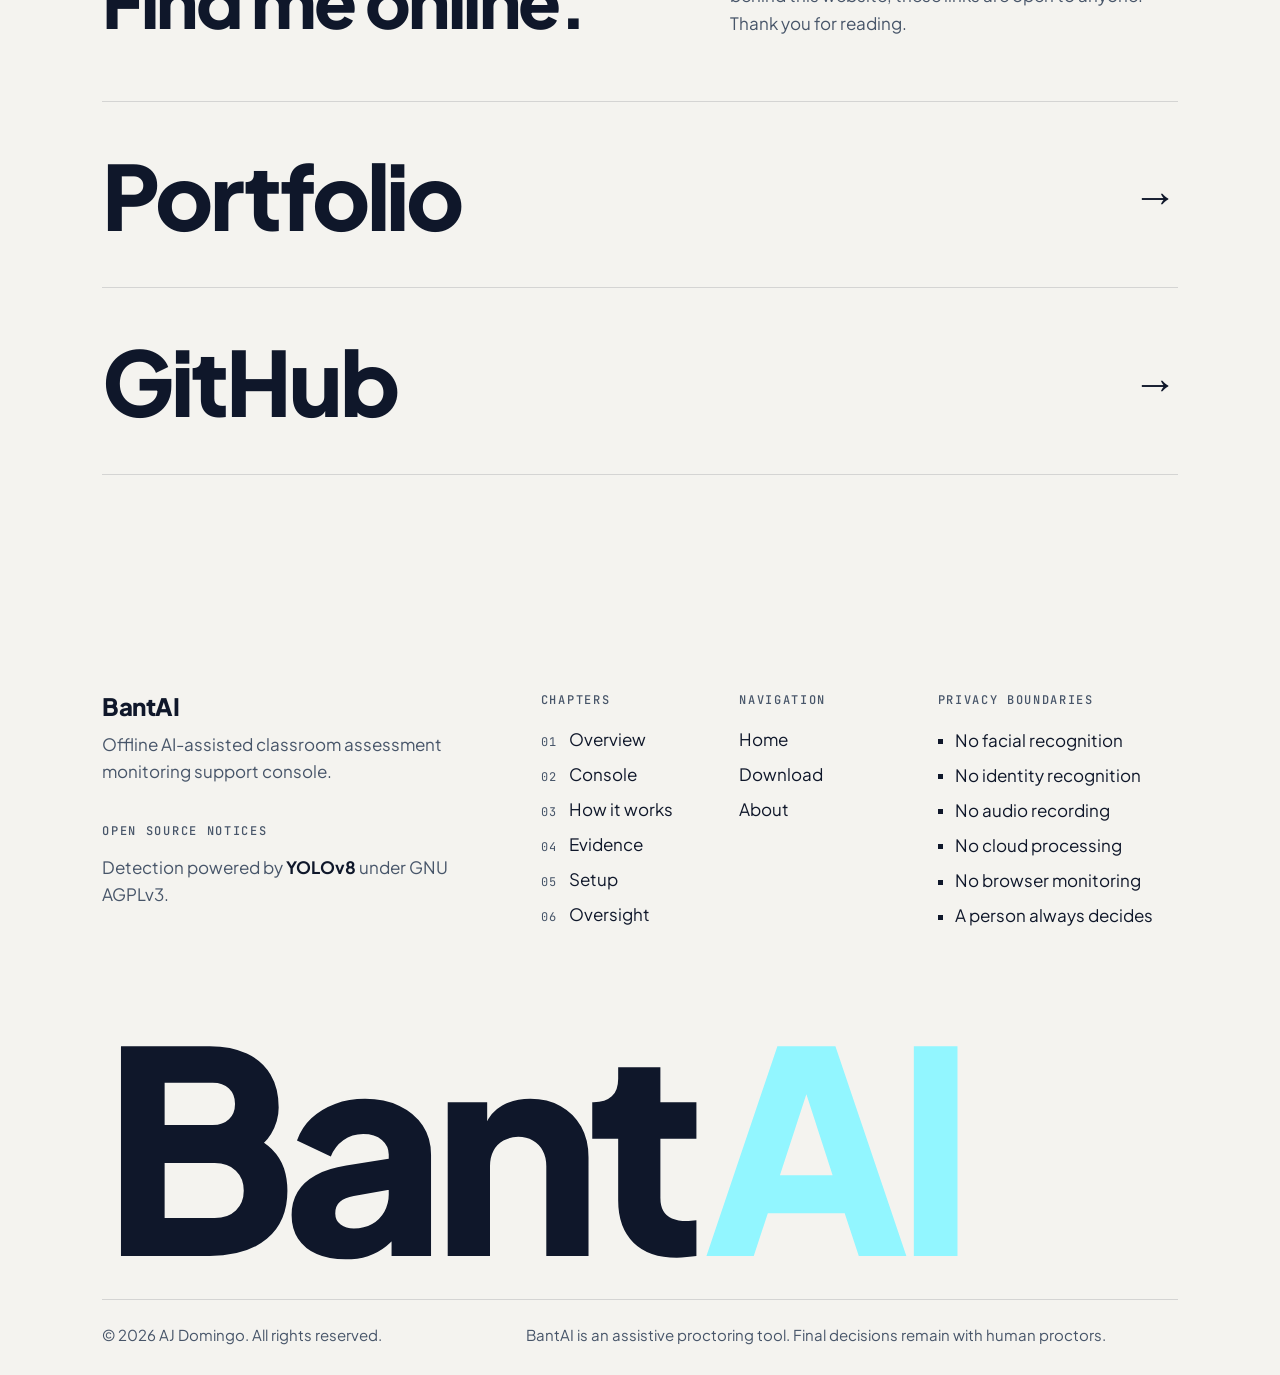
<file: about.html>
<!DOCTYPE html>
<html lang="en">
<head>
  <meta charset="UTF-8">
  <meta name="viewport" content="width=device-width, initial-scale=1.0">
  <title>About BantAI and AJ Domingo</title>
  <meta name="description" content="About AJ Domingo, a 4th year BSIT student, and BantAI, his capstone project. BantAI is an offline classroom assessment system made for educational purposes and not for sale.">
  <meta property="og:type" content="website">
  <meta property="og:title" content="About BantAI and AJ Domingo">
  <meta property="og:description" content="About AJ Domingo, a 4th year BSIT student, and BantAI, his capstone project. BantAI is an offline classroom assessment system made for educational purposes and not for sale.">
  <link rel="icon" type="image/png" href="assets/images/bantaillogo.png">
  <meta name="theme-color" content="#F4F3EF">

  <link rel="preload" as="font" type="font/woff2" crossorigin href="assets/fonts/plus-jakarta-sans.woff2">
  <script>
    (function(){
      var d=document.documentElement;
      d.classList.add('js');
      window.__bantaiReady=false;
      var reduce=false;
      try { reduce=window.matchMedia('(prefers-reduced-motion: reduce)').matches; } catch(e){}
      var shown=true;
      try { var nv=performance.getEntriesByType('navigation')[0]; if (nv && (nv.type==='reload' || nv.type==='back_forward')) shown=true; var rf=document.referrer; if (rf){ var ru=new URL(rf); if (ru.protocol===location.protocol && ru.host===location.host) shown=true; } } catch(e){} try { if (sessionStorage.getItem('bantai-splash')==='1') shown=true; sessionStorage.setItem('bantai-splash','1'); } catch(e){}
      if (!reduce && !shown) { d.classList.add('splash'); }
      // failsafe 4000ms
      setTimeout(function(){
        d.classList.remove('splash');
        if (!window.__bantaiReady) d.classList.remove('js');
      }, 4000);
    })();
  </script>
  <link rel="stylesheet" href="assets/css/styles.css">
  <script>document.documentElement.classList.add('js');</script>
  <noscript><style>#splash{display:none !important;}</style></noscript>
</head>
<body>
  <a class="skip-link" href="#main">Skip to content</a>

  <div id="splash" aria-hidden="true">
    <div class="splash-inner">
      <img src="assets/images/bantaillogo.png" alt="" width="56" height="56" class="splash-logo">
      <div class="splash-wordmark">Bant<span>AI</span></div>
    </div>
  </div>

  <!-- Shared Header Navigation -->
<header class="nv" id="nv" data-state="top" data-theme="light" data-hidden="false" data-open="false">
  <div class="nv-pill">
    <a class="nv-brand" href="index.html"><img src="assets/images/bantaillogo.png" alt="" width="26" height="26"><span class="nv-word">Bant<b>AI</b></span></a>
    <nav class="nv-links" id="nv-links" aria-label="Sections" data-ind="off">
      <span class="nv-ind" aria-hidden="true"></span>
      <a class="nv-l" href="index.html#top" style="--i:0"><span class="nv-t">Overview</span></a>
      <a class="nv-l" href="index.html#classroom" style="--i:1"><span class="nv-t">Console</span></a>
      <a class="nv-l" href="index.html#how" style="--i:2"><span class="nv-t">How it works</span></a>
      <a class="nv-l" href="index.html#evidence" style="--i:3"><span class="nv-t">Evidence</span></a>
      <a class="nv-l" href="index.html#deployment" style="--i:4"><span class="nv-t">Setup</span></a>
      <a class="nv-l" href="about.html" style="--i:6" aria-current="page"><span class="nv-t">About</span></a>
      <a class="nv-l nv-l--dl" href="download.html" style="--i:7"><span class="nv-t">Download</span></a>
    </nav>
    <button class="nv-burger" type="button" aria-expanded="false" aria-controls="nv-links"><span class="nv-burger-l">Menu</span><span class="nv-burger-i" aria-hidden="true"><i></i><i></i></span></button>
  </div>
  <a class="nv-cta" href="download.html"><span class="nv-cta-t">Download</span></a>
</header>

<main id="main" tabindex="-1" class="ab">

  <section class="ab-hero" aria-labelledby="ab-h1">
    <div class="ab-wrap ab-hero-grid">
      <h1 class="ab-title" id="ab-h1"><span class="ab-line ab-l1">Bant<span class="ab-ai">AI</span> is a</span><span class="ab-line ab-l2">student project.</span></h1>
      <figure class="ab-photo">
        <div class="ab-photo-wrap"><div class="ab-photo-frame"><img src="assets/images/aj.jpg" alt="AJ Domingo" width="1024" height="1024" decoding="async" fetchpriority="high"></div></div>
      </figure>
      <div class="ab-hero-copy">
        <span class="ab-rule" aria-hidden="true"></span>
        <p class="ab-lead">Hello, I am AJ Domingo, a 4th year Bachelor of Science in Information Technology student. BantAI is my capstone project.</p>
        <p class="ab-lead">I worked on it by myself, from the first plan to the installer you can download. There is still a lot I am learning, and this page is a simple account of how it was made.</p>
        <ul class="ab-jump" aria-label="On this page">
          <li><a href="#ab-purpose"><span>Purpose</span></a></li>
          <li><a href="#ab-did"><span>What I worked on</span></a></li>
          <li><a href="#ab-journey"><span>How it went</span></a></li>
          <li><a href="#ab-stack"><span>What I used</span></a></li>
        </ul>
      </div>

    </div>
  </section>


  <section class="ab-purpose ab-dark" id="ab-purpose" aria-labelledby="ab-purpose-h">
    <div class="ab-wrap">
      <h2 class="ab-big" id="ab-purpose-h"><span class="ab-bl ab-bl-a">Made to learn.</span><span class="ab-bl ab-bl-b">Not made to sell.</span></h2>
      <div class="ab-purpose-cols">
        <p class="ab-purpose-text ab-rv">BantAI is a school project. I made it to learn how a real system is planned, built and finished, and to show what I have learned so far.</p>
        <p class="ab-purpose-text ab-rv">It was made for educational purposes only. It is not for sale, and it is not meant to replace anyone's judgement. A person always makes the final decision.</p>
      </div>
    </div>
  </section>

  <section class="ab-sec" id="ab-did" aria-labelledby="ab-did-h">
    <div class="ab-wrap ab-grid">
      <div class="ab-side ab-rv ab-rv-l">
        <h2 class="ab-h2" id="ab-did-h">What I worked on.</h2>
        <p class="ab-note">I worked on BantAI by myself, so each part below was my job. Some parts were harder than others, and I learned something from all of them.</p>
      </div>
      <ul class="ab-did">
        <li class="ab-row ab-rv"><h3 class="ab-row-n">Planning and design</h3><p class="ab-row-d">I decided what BantAI should do, what it must never do, and how every screen should look.</p></li>
        <li class="ab-row ab-rv"><h3 class="ab-row-n">The proctor's console</h3><p class="ab-row-d">The screens where a proctor watches a session and reviews each flagged moment and decides what to do.</p></li>
        <li class="ab-row ab-rv"><h3 class="ab-row-n">The detection</h3><p class="ab-row-d">The part that looks at the camera picture and notices head turns, movement and objects.</p></li>
        <li class="ab-row ab-rv"><h3 class="ab-row-n">The records</h3><p class="ab-row-d">The part that saves each session and each flag on the same computer.</p></li>
        <li class="ab-row ab-rv"><h3 class="ab-row-n">The installer</h3><p class="ab-row-d">The package that puts BantAI on a Windows computer.</p></li>
        <li class="ab-row ab-rv"><h3 class="ab-row-n">This website</h3><p class="ab-row-d">Every page, from the layout to the animations.</p></li>
      </ul>
    </div>
  </section>

  <section class="ab-sec ab-sec-journey" id="ab-journey" aria-labelledby="ab-journey-h">
    <div class="ab-wrap ab-grid">
      <div class="ab-side ab-rv ab-rv-l">
        <h2 class="ab-h2" id="ab-journey-h">How it was made.</h2>
        <p class="ab-note">Not everything worked the first time. This is the story in the order it happened.</p>
      </div>
      <ol class="ab-path">
        <li class="ab-step ab-rv"><p class="ab-step-n">Step 01</p><h3 class="ab-step-t">Setting the rules</h3><p class="ab-step-p">Before building I set the rules. BantAI runs offline, records no audio, never recognises faces, and leaves every decision to a person.</p></li>
        <li class="ab-step ab-rv"><p class="ab-step-n">Step 02</p><h3 class="ab-step-t">Teaching it to see</h3><p class="ab-step-p">I used open source models so the program could find people and objects in a camera picture and keep track of each person on screen.</p></li>
        <li class="ab-step ab-rv"><p class="ab-step-n">Step 03</p><h3 class="ab-step-t">Building the console</h3><p class="ab-step-p">I built the part that stores each session, and the screens where a proctor reviews every flagged moment and decides what to do.</p></li>
        <li class="ab-step ab-rv"><p class="ab-step-n">Step 04</p><h3 class="ab-step-t">The version that failed</h3><p class="ab-step-p">My first live video design made the computer run out of memory and freeze. I started that part again. BantAI now keeps one watermarked photo at the moment of a flag instead of video.</p></li>
        <li class="ab-step ab-rv"><p class="ab-step-n">Step 05</p><h3 class="ab-step-t">A Windows desktop app</h3><p class="ab-step-p">I packaged BantAI as a Windows desktop app and added support for USB and network cameras.</p></li>
        <li class="ab-step ab-rv"><p class="ab-step-n">Step 06</p><h3 class="ab-step-t">Version 1, then Version 2</h3><p class="ab-step-p">Version 1 is ready as a Windows installer. Version 2 is still in progress and is not available yet.</p></li>
      </ol>
    </div>
  </section>

  <section class="ab-sec ab-dark" id="ab-stack" aria-labelledby="ab-stack-h">
    <div class="ab-wrap ab-grid">
      <div class="ab-side ab-rv ab-rv-l">
        <h2 class="ab-h2" id="ab-stack-h">What I used.</h2>
        <p class="ab-note">Here is what each one does, without the jargon.</p>
      </div>
      <div>
        <ul class="ab-stack">
          <li class="ab-tool ab-rv"><h3 class="ab-tool-n">Python</h3><p class="ab-tool-d">The language the main program is written in.</p></li>
          <li class="ab-tool ab-rv"><h3 class="ab-tool-n">FastAPI</h3><p class="ab-tool-d">Lets the screens and the detection pass messages to each other on the same computer.</p></li>
          <li class="ab-tool ab-rv"><h3 class="ab-tool-n">SQLite</h3><p class="ab-tool-d">A small database that keeps sessions and flags on the computer.</p></li>
          <li class="ab-tool ab-rv"><h3 class="ab-tool-n">YOLOv8</h3><p class="ab-tool-d">An open source model from Ultralytics that finds people and objects in a picture.</p></li>
          <li class="ab-tool ab-rv"><h3 class="ab-tool-n">HTML, CSS and JavaScript</h3><p class="ab-tool-d">The console screens and this website.</p></li>
          <li class="ab-tool ab-rv"><h3 class="ab-tool-n">PyInstaller and Inno Setup</h3><p class="ab-tool-d">Wrap the program into one installer for Windows.</p></li>
        </ul>
        <p class="ab-credit ab-rv">Detection and pose estimation use YOLOv8n and YOLOv8 Pose from Ultralytics, licensed under the <a href="https://www.gnu.org/licenses/agpl-3.0.txt" target="_blank" rel="noopener noreferrer">GNU Affero General Public License v3.0</a>. Source repository: <a href="https://github.com/ultralytics/ultralytics" target="_blank" rel="noopener noreferrer">github.com/ultralytics/ultralytics</a></p>
      </div>
    </div>
  </section>

  <section class="ab-sec ab-find" id="ab-find" aria-labelledby="ab-find-h">
    <div class="ab-wrap">
      <div class="ab-find-head">
        <h2 class="ab-h2" id="ab-find-h">Find me online.</h2>
        <p class="ab-note">If you would like to see my other work, or the code behind this website, these links are open to anyone. Thank you for reading.</p>
      </div>
      <ul class="ab-links">
        <li class="ab-rv"><a class="ab-link" href="https://ajdomingo.cu.ma" target="_blank" rel="noopener noreferrer"><span class="ab-link-t">Portfolio</span><span class="ab-link-a" aria-hidden="true">→</span><span class="ab-vh">Opens in a new tab</span></a></li>
        <li class="ab-rv"><a class="ab-link" href="https://github.com/AJportyseven/BantAI-Landing-page" target="_blank" rel="noopener noreferrer"><span class="ab-link-t">GitHub</span><span class="ab-link-a" aria-hidden="true">→</span><span class="ab-vh">Opens in a new tab</span></a></li>
      </ul>
    </div>
  </section>

</main>

  <!-- Shared Footer -->
  <footer class="ft">
  <div class="ft-wrap">
    <div class="ft-top">
      <div class="ft-col ft-brand">
        <p class="ft-name">BantAI</p>
        <p class="ft-desc">Offline AI-assisted classroom assessment monitoring support console.</p>
        <div class="ft-notice">
          <h2 class="ft-h">Open Source Notices</h2>
          <p>Detection powered by <strong>YOLOv8</strong> under GNU AGPLv3.</p>
        </div>
      </div>
      <nav class="ft-col" aria-label="Chapters">
        <h2 class="ft-h">Chapters</h2>
        <ul class="ft-list">
          <li><a class="ft-link" href="index.html#top"><span class="ft-n">01</span><span class="ft-t">Overview</span></a></li>
          <li><a class="ft-link" href="index.html#classroom"><span class="ft-n">02</span><span class="ft-t">Console</span></a></li>
          <li><a class="ft-link" href="index.html#how"><span class="ft-n">03</span><span class="ft-t">How it works</span></a></li>
          <li><a class="ft-link" href="index.html#evidence"><span class="ft-n">04</span><span class="ft-t">Evidence</span></a></li>
          <li><a class="ft-link" href="index.html#deployment"><span class="ft-n">05</span><span class="ft-t">Setup</span></a></li>
          <li><a class="ft-link" href="index.html#authority"><span class="ft-n">06</span><span class="ft-t">Oversight</span></a></li>
        </ul>
      </nav>
      <nav class="ft-col" aria-label="Pages">
        <h2 class="ft-h">Navigation</h2>
        <ul class="ft-list">
          <li><a class="ft-link" href="index.html"><span class="ft-t">Home</span></a></li>
          <li><a class="ft-link" href="download.html"><span class="ft-t">Download</span></a></li>
          <li><a class="ft-link" href="about.html"><span class="ft-t">About</span></a></li>
        </ul>
      </nav>
      <div class="ft-col">
        <h2 class="ft-h">Privacy boundaries</h2>
        <ul class="ft-list ft-facts">
          <li>No facial recognition</li>
          <li>No identity recognition</li>
          <li>No audio recording</li>
          <li>No cloud processing</li>
          <li>No browser monitoring</li>
          <li>A person always decides</li>
        </ul>
      </div>
    </div>
    <div class="ft-mark" aria-hidden="true"><span class="ft-mark-in">Bant<span class="ft-mark-ai">AI</span></span></div>
    <div class="ft-bottom">
      <p>© 2026 AJ Domingo. All rights reserved.</p>
      <p>BantAI is an assistive proctoring tool. Final decisions remain with human proctors.</p>
    </div>
  </div>
</footer>

  <script src="assets/js/main.js"></script>
</body>
</html>
</file>
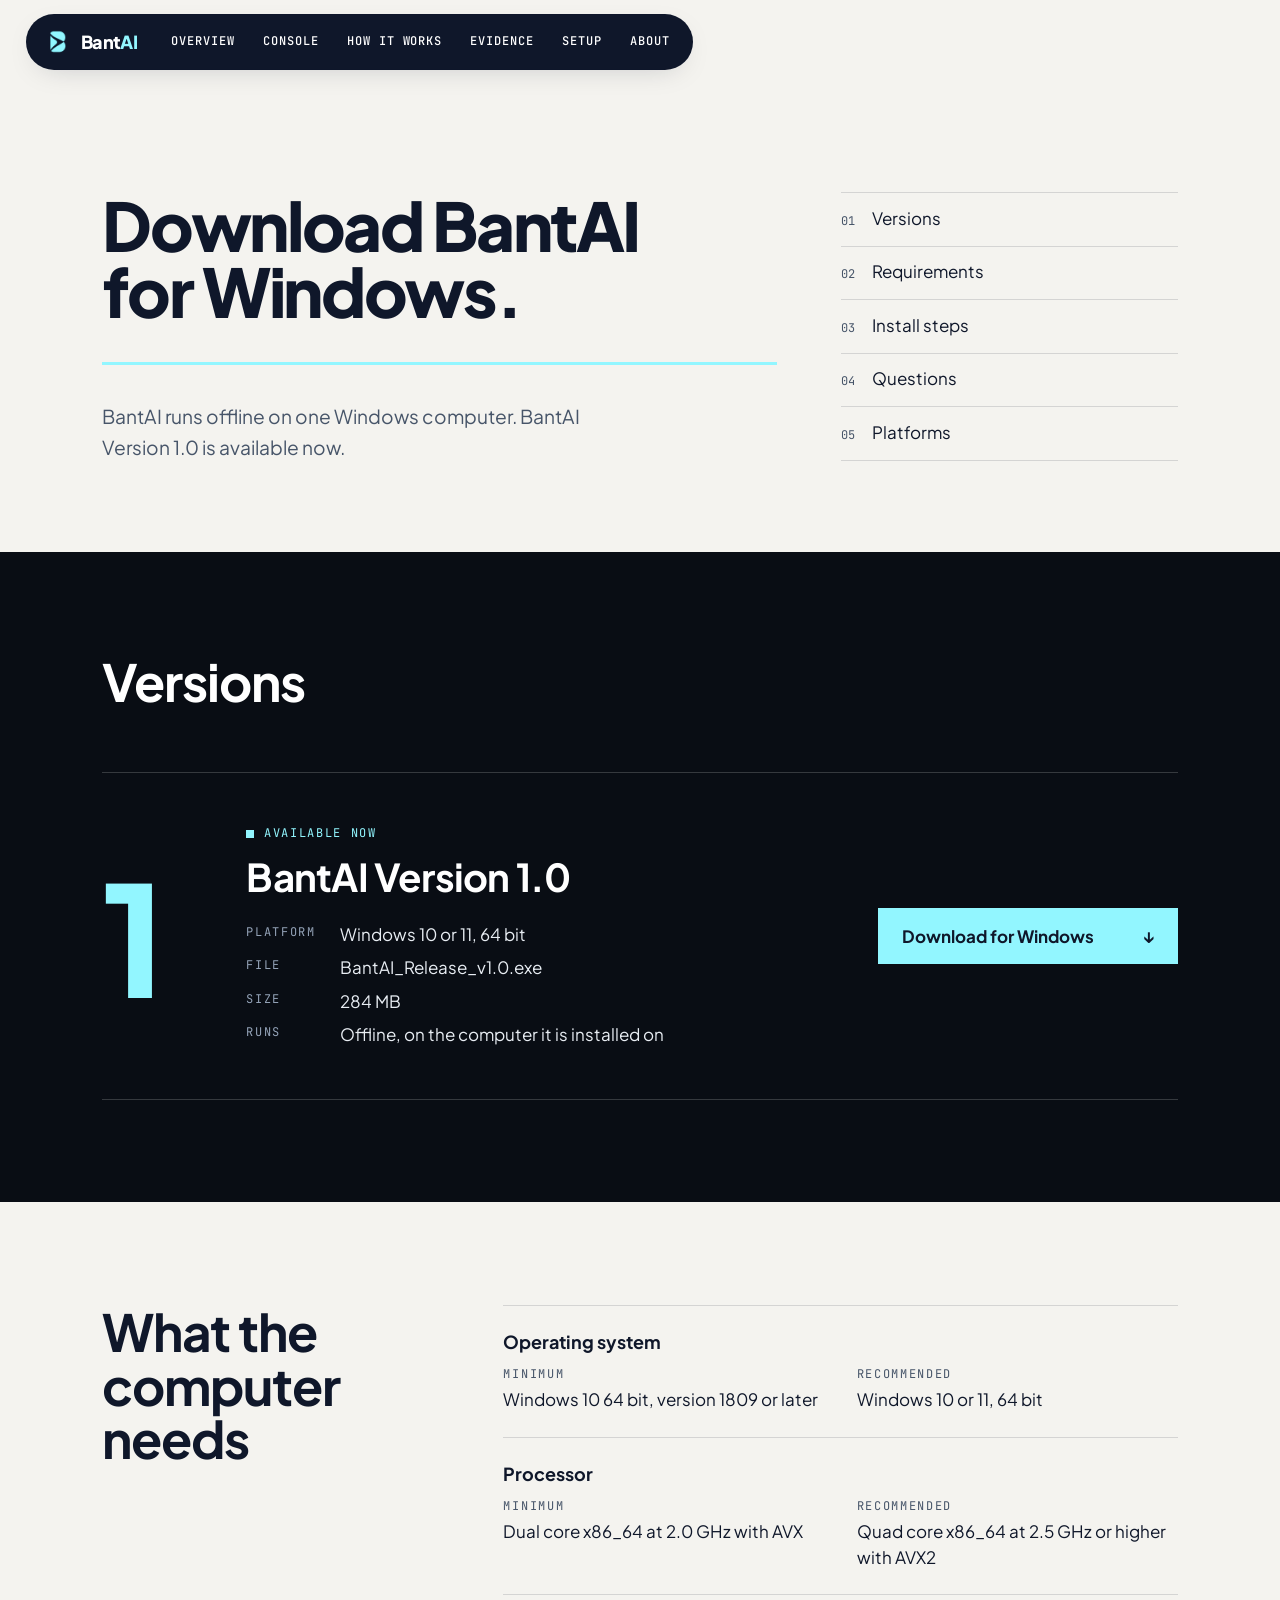
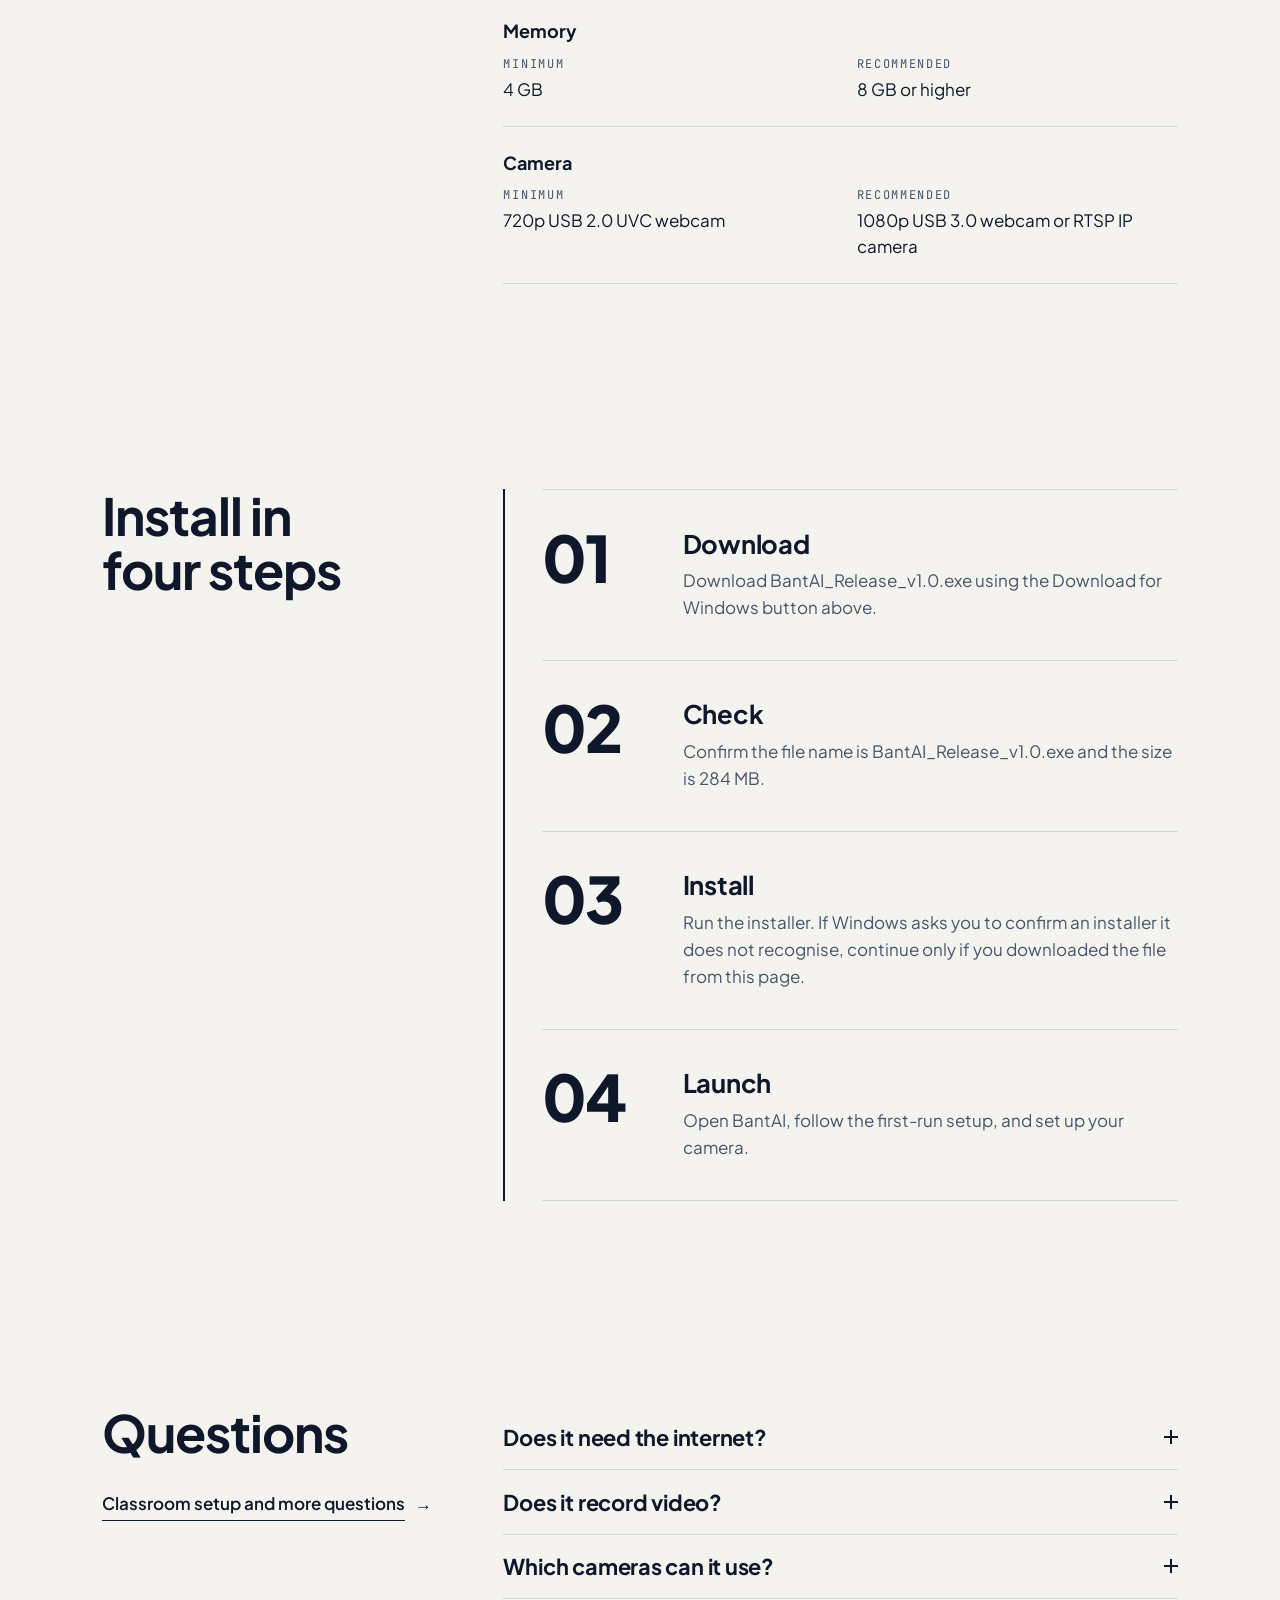
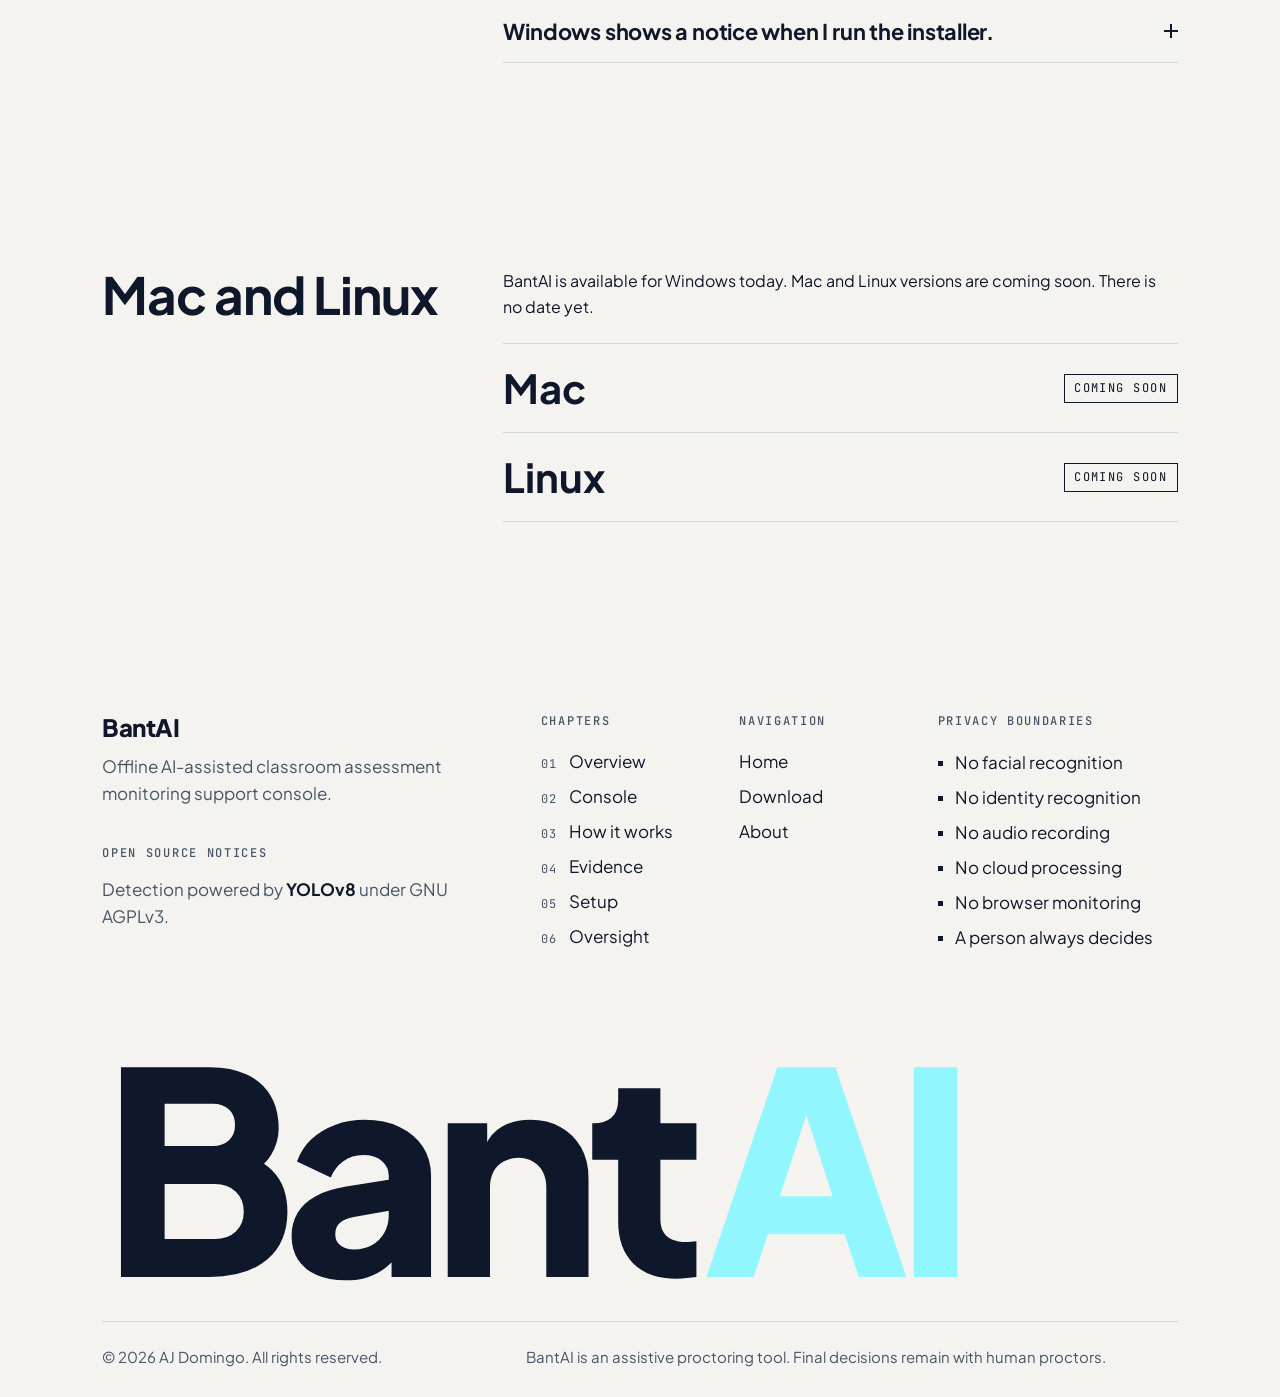
<file: download.html>
<!DOCTYPE html>
<html lang="en">
<head>
  <meta charset="UTF-8">
  <meta name="viewport" content="width=device-width, initial-scale=1.0">
  <title>Download BantAI for Windows</title>
  <meta name="description" content="Download BantAI for Windows. BantAI Version 1.0 is available now. It runs offline on one Windows computer.">
  <meta property="og:type" content="website">
  <meta property="og:title" content="Download BantAI for Windows">
  <meta property="og:description" content="Download BantAI for Windows. BantAI Version 1.0 is available now. It runs offline on one Windows computer.">
  <link rel="icon" type="image/png" href="assets/images/bantaillogo.png">
  <meta name="theme-color" content="#F4F3EF">

  <link rel="preload" as="font" type="font/woff2" crossorigin href="assets/fonts/plus-jakarta-sans.woff2">
  <script>
    (function(){
      var d=document.documentElement;
      d.classList.add('js');
      window.__bantaiReady=false;
      var reduce=false;
      try { reduce=window.matchMedia('(prefers-reduced-motion: reduce)').matches; } catch(e){}
      var shown=true;
      try { var nv=performance.getEntriesByType('navigation')[0]; if (nv && (nv.type==='reload' || nv.type==='back_forward')) shown=true; var rf=document.referrer; if (rf){ var ru=new URL(rf); if (ru.protocol===location.protocol && ru.host===location.host) shown=true; } } catch(e){} try { if (sessionStorage.getItem('bantai-splash')==='1') shown=true; sessionStorage.setItem('bantai-splash','1'); } catch(e){}
      if (!reduce && !shown) { d.classList.add('splash'); }
      // failsafe 4000ms
      setTimeout(function(){
        d.classList.remove('splash');
        if (!window.__bantaiReady) d.classList.remove('js');
      }, 4000);
    })();
  </script>
  <link rel="stylesheet" href="assets/css/styles.css">
  <script>document.documentElement.classList.add('js');</script>
  <noscript><style>#splash{display:none !important;}</style></noscript>
</head>
<body>
  <a class="skip-link" href="#main">Skip to content</a>

  <div id="splash" aria-hidden="true">
    <div class="splash-inner">
      <img src="assets/images/bantaillogo.png" alt="" width="56" height="56" class="splash-logo">
      <div class="splash-wordmark">Bant<span>AI</span></div>
    </div>
  </div>

  <header class="nv" id="nv" data-state="top" data-theme="light" data-hidden="false" data-open="false">
    <div class="nv-pill">
      <a class="nv-brand" href="index.html"><img src="assets/images/bantaillogo.png" alt="" width="26" height="26"><span class="nv-word">Bant<b>AI</b></span></a>
      <nav class="nv-links" id="nv-links" aria-label="Sections" data-ind="off">
        <span class="nv-ind" aria-hidden="true"></span>
        <a class="nv-l" href="index.html#top" style="--i:0"><span class="nv-t">Overview</span></a>
        <a class="nv-l" href="index.html#classroom" style="--i:1"><span class="nv-t">Console</span></a>
        <a class="nv-l" href="index.html#how" style="--i:2"><span class="nv-t">How it works</span></a>
        <a class="nv-l" href="index.html#evidence" style="--i:3"><span class="nv-t">Evidence</span></a>
        <a class="nv-l" href="index.html#deployment" style="--i:4"><span class="nv-t">Setup</span></a>
        <a class="nv-l" href="about.html" style="--i:6"><span class="nv-t">About</span></a>
        <a class="nv-l nv-l--dl" href="download.html" style="--i:7" aria-current="page"><span class="nv-t">Download</span></a>
      </nav>
      <button class="nv-burger" type="button" aria-expanded="false" aria-controls="nv-links"><span class="nv-burger-l">Menu</span><span class="nv-burger-i" aria-hidden="true"><i></i><i></i></span></button>
    </div>
    <a class="nv-cta" href="download.html" aria-current="page"><span class="nv-cta-t">Download</span></a>
  </header>

  <main id="main" class="dx" tabindex="-1">

    <section class="dx-sec dx-hero" aria-labelledby="dx-h1">
      <div class="dx-wrap dx-hero-grid">
        <div class="dx-hero-main">
          <h1 class="dx-title" id="dx-h1">
            <span class="dx-line dx-l1"><span class="dx-in">Download BantAI</span></span>
            <span class="dx-line dx-l2"><span class="dx-in">for Windows.</span></span>
          </h1>
          <span class="dx-rule" aria-hidden="true"></span>
          <p class="dx-lead">BantAI runs offline on one Windows computer. BantAI Version 1.0 is available now.</p>
        </div>
        <nav class="dx-jump-wrap" aria-label="On this page">
          <ol class="dx-jump">
            <li><a href="#dx-versions"><span class="dx-jn">01</span><span class="dx-jt">Versions</span></a></li>
            <li><a href="#dx-req"><span class="dx-jn">02</span><span class="dx-jt">Requirements</span></a></li>
            <li><a href="#dx-steps"><span class="dx-jn">03</span><span class="dx-jt">Install steps</span></a></li>
            <li><a href="#dx-faq"><span class="dx-jn">04</span><span class="dx-jt">Questions</span></a></li>
            <li><a href="#dx-platforms"><span class="dx-jn">05</span><span class="dx-jt">Platforms</span></a></li>
          </ol>
        </nav>
      </div>
    </section>

    <section class="dx-sec dx-ver" id="dx-versions" aria-labelledby="dx-ver-h">
      <div class="dx-wrap">
        <h2 class="dx-h" id="dx-ver-h">Versions</h2>
        <div class="dx-vers">
          <article class="dx-v dx-v1" aria-labelledby="dx-v1-h">
            <span class="dx-vn" aria-hidden="true">1</span>
            <div class="dx-vb">
              <p class="dx-status">Available now</p>
              <h3 class="dx-vt" id="dx-v1-h">BantAI Version 1.0</h3>
              <dl class="dx-meta">
                <dt>Platform</dt><dd>Windows 10 or 11, 64 bit</dd>
                <dt>File</dt><dd>BantAI_Release_v1.0.exe</dd>
                <dt>Size</dt><dd>284 MB</dd>
                <dt>Runs</dt><dd>Offline, on the computer it is installed on</dd>
              </dl>
            </div>
            <div class="dx-va">
              <a class="dx-get dl" href="https://github.com/AJportyseven/BantAI-Official/releases/download/v1.0/BantAI_Release_v1.0.exe" download><span class="dx-get-t">Download for Windows</span><span class="dx-get-a" aria-hidden="true">↓</span></a>
            </div>
          </article>
        </div>
      </div>
    </section>

    <section class="dx-sec dx-req" id="dx-req" aria-labelledby="dx-req-h">
      <div class="dx-wrap dx-split">
        <div class="dx-side">
          <h2 class="dx-h" id="dx-req-h">What the computer needs</h2>
        </div>
        <dl class="dx-reqs">
          <div class="dx-row">
            <dt>Operating system</dt>
            <dd><span class="dx-k">Minimum</span>Windows 10 64 bit, version 1809 or later</dd>
            <dd><span class="dx-k">Recommended</span>Windows 10 or 11, 64 bit</dd>
          </div>
          <div class="dx-row">
            <dt>Processor</dt>
            <dd><span class="dx-k">Minimum</span>Dual core x86_64 at 2.0 GHz with AVX</dd>
            <dd><span class="dx-k">Recommended</span>Quad core x86_64 at 2.5 GHz or higher with AVX2</dd>
          </div>
          <div class="dx-row">
            <dt>Memory</dt>
            <dd><span class="dx-k">Minimum</span>4 GB</dd>
            <dd><span class="dx-k">Recommended</span>8 GB or higher</dd>
          </div>
          <div class="dx-row">
            <dt>Camera</dt>
            <dd><span class="dx-k">Minimum</span>720p USB 2.0 UVC webcam</dd>
            <dd><span class="dx-k">Recommended</span>1080p USB 3.0 webcam or RTSP IP camera</dd>
          </div>
        </dl>
      </div>
    </section>

    <section class="dx-sec dx-stp" id="dx-steps" aria-labelledby="dx-steps-h">
      <div class="dx-wrap dx-split">
        <div class="dx-side">
          <h2 class="dx-h" id="dx-steps-h">Install in four steps</h2>
        </div>
        <ol class="dx-steps">
          <li class="dx-s">
            <span class="dx-sn" aria-hidden="true">01</span>
            <div><h3 class="dx-st">Download</h3><p>Download BantAI_Release_v1.0.exe using the Download for Windows button above.</p></div>
          </li>
          <li class="dx-s">
            <span class="dx-sn" aria-hidden="true">02</span>
            <div><h3 class="dx-st">Check</h3><p>Confirm the file name is BantAI_Release_v1.0.exe and the size is 284 MB.</p></div>
          </li>
          <li class="dx-s">
            <span class="dx-sn" aria-hidden="true">03</span>
            <div><h3 class="dx-st">Install</h3><p>Run the installer. If Windows asks you to confirm an installer it does not recognise, continue only if you downloaded the file from this page.</p></div>
          </li>
          <li class="dx-s">
            <span class="dx-sn" aria-hidden="true">04</span>
            <div><h3 class="dx-st">Launch</h3><p>Open BantAI, follow the first-run setup, and set up your camera.</p></div>
          </li>
        </ol>
      </div>
    </section>

    <section class="dx-sec dx-faq" id="dx-faq" aria-labelledby="dx-faq-h">
      <div class="dx-wrap dx-split">
        <div class="dx-side">
          <h2 class="dx-h" id="dx-faq-h">Questions</h2>
          <p class="dx-more"><a class="dx-link" href="index.html#deployment"><span class="dx-link-t">Classroom setup and more questions</span><span class="dx-link-a" aria-hidden="true">→</span></a></p>
        </div>
        <div class="dx-faq-list">
          <details class="dx-q">
            <summary><span class="dx-q-t">Does it need the internet?</span><span class="dx-q-i" aria-hidden="true"></span></summary>
            <p>No. BantAI runs offline on the computer it is installed on.</p>
          </details>
          <details class="dx-q">
            <summary><span class="dx-q-t">Does it record video?</span><span class="dx-q-i" aria-hidden="true"></span></summary>
            <p>No continuous video is stored. It saves a watermarked snapshot when a flag triggers.</p>
          </details>
          <details class="dx-q">
            <summary><span class="dx-q-t">Which cameras can it use?</span><span class="dx-q-i" aria-hidden="true"></span></summary>
            <p>A USB UVC webcam or an RTSP IP camera. The minimum is 720p over USB 2.0. 1080p over USB 3.0 or RTSP is recommended.</p>
          </details>
          <details class="dx-q">
            <summary><span class="dx-q-t">Windows shows a notice when I run the installer.</span><span class="dx-q-i" aria-hidden="true"></span></summary>
            <p>Windows can ask you to confirm an installer it does not recognise. Continue only if you downloaded the file from this page and the file name and size match step two.</p>
          </details>
        </div>
      </div>
    </section>

    <section class="dx-sec dx-plat" id="dx-platforms" aria-labelledby="dx-platforms-h">
      <div class="dx-wrap dx-split">
        <div class="dx-side">
          <h2 class="dx-h" id="dx-platforms-h">Mac and Linux</h2>
        </div>
        <div>
          <p>BantAI is available for Windows today. Mac and Linux versions are coming soon. There is no date yet.</p>
          <ul class="dx-plat-list">
            <li class="dx-plat-row"><span class="dx-plat-name">Mac</span><span class="dx-soon">Coming soon</span></li>
            <li class="dx-plat-row"><span class="dx-plat-name">Linux</span><span class="dx-soon">Coming soon</span></li>
          </ul>
        </div>
      </div>
    </section>

  </main>

  <aside class="toast" id="toast" role="status">
    <div class="toast-head">
      <h4>Download Initiated</h4>
      <button type="button" id="toastClose" aria-label="Close">✕</button>
    </div>
    <div class="toast-body">
      Follow the installation instructions on this page after the download completes.
    </div>
  </aside>

  <!-- Shared Footer -->
  <footer class="ft">
  <div class="ft-wrap">
    <div class="ft-top">
      <div class="ft-col ft-brand">
        <p class="ft-name">BantAI</p>
        <p class="ft-desc">Offline AI-assisted classroom assessment monitoring support console.</p>
        <div class="ft-notice">
          <h2 class="ft-h">Open Source Notices</h2>
          <p>Detection powered by <strong>YOLOv8</strong> under GNU AGPLv3.</p>
        </div>
      </div>
      <nav class="ft-col" aria-label="Chapters">
        <h2 class="ft-h">Chapters</h2>
        <ul class="ft-list">
          <li><a class="ft-link" href="index.html#top"><span class="ft-n">01</span><span class="ft-t">Overview</span></a></li>
          <li><a class="ft-link" href="index.html#classroom"><span class="ft-n">02</span><span class="ft-t">Console</span></a></li>
          <li><a class="ft-link" href="index.html#how"><span class="ft-n">03</span><span class="ft-t">How it works</span></a></li>
          <li><a class="ft-link" href="index.html#evidence"><span class="ft-n">04</span><span class="ft-t">Evidence</span></a></li>
          <li><a class="ft-link" href="index.html#deployment"><span class="ft-n">05</span><span class="ft-t">Setup</span></a></li>
          <li><a class="ft-link" href="index.html#authority"><span class="ft-n">06</span><span class="ft-t">Oversight</span></a></li>
        </ul>
      </nav>
      <nav class="ft-col" aria-label="Pages">
        <h2 class="ft-h">Navigation</h2>
        <ul class="ft-list">
          <li><a class="ft-link" href="index.html"><span class="ft-t">Home</span></a></li>
          <li><a class="ft-link" href="download.html"><span class="ft-t">Download</span></a></li>
          <li><a class="ft-link" href="about.html"><span class="ft-t">About</span></a></li>
        </ul>
      </nav>
      <div class="ft-col">
        <h2 class="ft-h">Privacy boundaries</h2>
        <ul class="ft-list ft-facts">
          <li>No facial recognition</li>
          <li>No identity recognition</li>
          <li>No audio recording</li>
          <li>No cloud processing</li>
          <li>No browser monitoring</li>
          <li>A person always decides</li>
        </ul>
      </div>
    </div>
    <div class="ft-mark" aria-hidden="true"><span class="ft-mark-in">Bant<span class="ft-mark-ai">AI</span></span></div>
    <div class="ft-bottom">
      <p>© 2026 AJ Domingo. All rights reserved.</p>
      <p>BantAI is an assistive proctoring tool. Final decisions remain with human proctors.</p>
    </div>
  </div>
</footer>

  <script src="assets/js/main.js"></script>
</body>
</html>
</file>
<file: assets/css/styles.css>
/* ══════════════════════════════════════════════════════════════════
   BantAI 2.0 — GLOBAL DESIGN SYSTEM & STYLESHEET
   ══════════════════════════════════════════════════════════════════ */

@font-face {
  font-family: 'Plus Jakarta Sans';
  src: url('../fonts/plus-jakarta-sans.woff2') format('woff2');
  font-weight: 200 800;
  font-display: swap;
  font-style: normal;
}
@font-face {
  font-family: 'JetBrains Mono';
  src: url('../fonts/jetbrains-mono.woff2') format('woff2');
  font-weight: 400 800;
  font-display: swap;
  font-style: normal;
}

:root {
  --bg: #FFFFFF;
  --paper: #F4F3EF;
  --paper-2: #ECEAE4;
  --hairline: rgba(15, 23, 42, 0.14);
  --r-1: 2px;
  --r-2: 4px;
  --r-3: 8px;
  --z-splash: 100000;
  --surface: #F8FAFC;
  --surface-card: #FFFFFF;
  --surface-dark: #090D14;
  --surface-dark-card: #121824;

  --cyan: #00E5FF;
  --cyan-bright: #70F3FF;
  --cyan-deep: #00B4C8;
  --cyan-dark: #006978;
  --cyan-dim: rgba(0, 229, 255, 0.10);

  --green: #10B981;
  --green-dim: rgba(16, 185, 129, 0.10);
  --amber: #F59E0B;
  --amber-dim: rgba(245, 158, 11, 0.10);
  --purple: #8B5CF6;
  --purple-dim: rgba(139, 92, 246, 0.10);

  --text: #0F172A;
  --muted: #475569;
  --dim: #94A3B8;
  --border: rgba(15, 23, 42, 0.08);
  --border-accent: rgba(0, 229, 255, 0.35);

  --sans: 'Plus Jakarta Sans', -apple-system, BlinkMacSystemFont, sans-serif;
  --mono: 'JetBrains Mono', monospace;
  --font-display: var(--sans);

  --r-lg: 20px;
  --r-md: 14px;
  --r-sm: 8px;

  /* Token rule: apply tokens only to shared infrastructure (reveal, progress, back-to-top, toast, modal, FAQ, tabs, nav, z-index). Other rules are replaced in later phases. Breakpoints: 980px, 640px. */

  /* Color aliases */
  --ink: var(--text);
  --ink-muted: var(--muted);
  --accent: var(--cyan);
  --accent-text: var(--cyan-dark);
  --ink-faint: #606a77;

  /* Type scale */
  --fs-display: clamp(2.5rem, 6.4vw, 6.5rem);
  --fs-h2: clamp(2.25rem, 5vw, 4.5rem);
  --fs-h3: clamp(1.5rem, 2.4vw, 2.25rem);
  --fs-body-lg: 1.25rem;
  --fs-body: 1.0625rem;
  --fs-label: 0.75rem;
  --section-y: clamp(5rem, 10vw, 9rem);
  --fs-small: 0.875rem;
  --fs-label: 0.75rem;

  /* Spacing */
  --space-1: 0.25rem;
  --space-2: 0.5rem;
  --space-3: 0.75rem;
  --space-4: 1rem;
  --space-5: 1.5rem;
  --space-6: 2rem;
  --space-7: 3rem;
  --space-8: 4.5rem;
  --space-9: 6.5rem;
  --space-10: 9rem;

  /* Shadow */
  --shadow-1: 0 1px 2px rgba(15, 23, 42, 0.06);
  --shadow-2: 0 6px 20px -8px rgba(15, 23, 42, 0.16);
  --shadow-3: 0 24px 60px -24px rgba(15, 23, 42, 0.28);

  /* Z-index scale (preserves existing relative order) */
  --z-base: 0;
  --z-dropdown: 100;
  --z-sticky: 200;
  --z-nav: 1000;
  --z-modal: 2000;
  --z-toast: 9999;

  /* Motion */
  --dur-micro: 140ms;
  --dur-ui: 220ms;
  --dur-reveal: 520ms;
  --dur-scene: 760ms;
  --ease-out: cubic-bezier(0.16, 1, 0.3, 1);
  --ease-in-out: cubic-bezier(0.65, 0, 0.35, 1);
  --stagger: 60ms;
  --reveal-distance: 16px;

  --nav-h: 60px;
  --focus-ring: var(--accent);
}

html { scroll-padding-top: calc(var(--nav-h) + 16px); }

*, *::before, *::after { box-sizing: border-box; margin: 0; padding: 0; }

button { font: inherit; color: inherit; }

:focus-visible { outline: 2px solid var(--focus-ring, var(--accent-text)); outline-offset: 3px; }
:focus:not(:focus-visible) { outline: none; }

.skip-link {
  position: absolute; top: 0; left: 0; transform: translateY(calc(-100% - 8px)); background: var(--text); color: #FFFFFF;
  padding: 0.5rem 1rem; z-index: var(--z-toast); transition: transform var(--dur-ui) var(--ease-out);
}
.skip-link:focus { transform: translateY(0); }

html {
  scroll-behavior: smooth;
  background: var(--paper);
  color: var(--text);
  font-family: var(--sans);
  line-height: 1.6;
  -webkit-font-smoothing: antialiased;
  -moz-osx-font-smoothing: grayscale;
  scrollbar-width: thin;
  scrollbar-color: var(--cyan-deep) var(--surface);
}

::-webkit-scrollbar { width: 8px; height: 8px; }
::-webkit-scrollbar-track { background: var(--surface); }
::-webkit-scrollbar-thumb {
  background: linear-gradient(180deg, var(--cyan-bright), var(--cyan-deep));
  border-radius: 999px;
}

::selection { background: var(--cyan-dim); color: var(--text); }
img { max-width: 100%; display: block; }
body { overflow-x: clip; }
h1, h2 { font-family: var(--font-display); }

/* ─── Dynamic Light Blobs Background ─── */



/* splash v2: frame, then reveal */
html.splash #splash {
  position: fixed; inset: 0; z-index: var(--z-splash);
  display: flex; align-items: center; justify-content: center;
  overflow: hidden;
  background: transparent;
}
html:not(.splash) #splash { display: none; }

/* two dark halves; they slide apart on exit */
#splash::before,
#splash::after {
  content: "";
  position: absolute; left: 0; right: 0;
  height: calc(50% + 1px);
  background: #090D14;
  transition: translate var(--dur-scene) cubic-bezier(0.76, 0, 0.24, 1);
}
#splash::before { top: 0; }
#splash::after { bottom: 0; }
html.splash #splash.is-exiting::before { translate: 0 -101%; box-shadow: 0 1px 0 #92f6ff; }
html.splash #splash.is-exiting::after { translate: 0 101%; box-shadow: 0 -1px 0 #92f6ff; }

.splash-inner {
  position: relative; z-index: 1;
  display: flex; flex-direction: column; align-items: center; gap: 1rem;
  max-width: calc(100vw - 2rem);
  padding: 2rem clamp(1rem, 5vw, 2.75rem);
  opacity: 0;
}
html.splash #splash.is-visible .splash-inner { opacity: 1; transition: opacity 450ms linear; }
html.splash #splash.is-exiting .splash-inner { opacity: 0; transition: opacity 260ms linear; }



.splash-logo { width: 56px; height: 56px; object-fit: contain; }

/* wordmark revealed by a sliding cover with a cyan leading edge */
.splash-wordmark {
  position: relative; overflow: hidden;
  padding: 0 0.06em;
  font-size: clamp(2.25rem, 9vw, 3.5rem); font-weight: 800; line-height: 1.1; letter-spacing: -0.03em;
  color: #F4F3EF;
}
.splash-wordmark span { display: inline; padding: 0; margin: 0; background: none; border-radius: 0; color: #92f6ff; }
.splash-wordmark::after {
  content: "";
  position: absolute; inset: 0;
  background: #090D14;
  border-left: 2px solid #92f6ff;
}
html.splash #splash.is-visible .splash-wordmark::after { animation: sp-sweep 1100ms cubic-bezier(0.16, 1, 0.3, 1) 450ms both; }
html.splash #splash.is-exiting .splash-wordmark::after { animation: none; translate: 101% 0; }

.splash-label {
  font-family: var(--mono); font-size: 0.75rem; line-height: 1.5; letter-spacing: 0.1em;
  text-transform: uppercase; text-align: center;
  color: #B6C0CC;
}



@keyframes sp-sweep {
  from { translate: 0 0; }
  to { translate: 101% 0; }
}

/* splash scroll lock */
html.splash { overflow: hidden; }

/* ─── Navigation ─── */
.nav-wrapper {
  position: fixed; top: 16px; left: 0; right: 0; z-index: 1000;
  display: flex; justify-content: center; padding: 0 1rem;
  transition: transform 0.35s cubic-bezier(0.16, 1, 0.3, 1), opacity 0.3s ease;
}
.nav-wrapper.hidden { transform: translateY(-130%); opacity: 0; }

.navbar {
  display: flex; align-items: center; justify-content: space-between; gap: 1.5rem;
  width: 100%; max-width: 1120px;
  padding: 0.6rem 0.8rem 0.6rem 1.2rem;
  background: rgba(255, 255, 255, 0.88);
  backdrop-filter: blur(20px) saturate(1.2);
  -webkit-backdrop-filter: blur(20px) saturate(1.2);
  border: 1px solid var(--border);
  border-radius: 999px;
  box-shadow: 0 10px 30px -10px rgba(15, 23, 42, 0.08);
}

.brand { display: flex; align-items: center; gap: 0.6rem; text-decoration: none; }
.brand img { width: 30px; height: 30px; object-fit: contain; }
.brand-title { font-size: 1.25rem; font-weight: 800; color: var(--text); letter-spacing: -0.03em; }
.brand-title span { color: var(--accent-text); }

.nav-links { display: flex; align-items: center; gap: 1.75rem; list-style: none; }
.nav-links a {
  color: var(--muted); text-decoration: none; font-size: 0.88rem; font-weight: 600;
  transition: color 0.2s ease; position: relative;
}
.nav-links a:hover, .nav-links a.active { color: var(--text); }
.nav-links a.active::after {
  content: ''; position: absolute; bottom: -6px; left: 50%; transform: translateX(-50%);
  width: 16px; height: 2px; background: var(--cyan-deep); border-radius: 999px;
}

.nav-actions { display: flex; align-items: center; gap: 0.6rem; }

.btn-nav-ghost {
  padding: 0.55rem 1rem; background: var(--surface); color: var(--text);
  font-size: 0.82rem; font-weight: 600; border-radius: 999px; text-decoration: none;
  border: 1px solid var(--border); transition: all 0.2s ease;
}
.btn-nav-ghost:hover { background: #E2E8F0; }

.btn-nav-primary {
  display: inline-flex; align-items: center; gap: 0.4rem;
  padding: 0.55rem 1.15rem; background: var(--text); color: #FFFFFF;
  font-size: 0.82rem; font-weight: 600; border-radius: 999px; text-decoration: none;
  box-shadow: 0 4px 14px rgba(15, 23, 42, 0.15); transition: all 0.25s ease;
}
.btn-nav-primary:hover {
  background: var(--cyan-deep); color: #FFFFFF;
  box-shadow: 0 6px 20px rgba(0, 180, 200, 0.35); transform: translateY(-1px);
}

/* ─── Mobile Menu Toggle ─── */
.nav-toggle {
  display: none; background: none; border: none; cursor: pointer; padding: 0.4rem; color: var(--text);
  min-width: 44px; min-height: 44px; align-items: center; justify-content: center;
}
.nav-links.is-open {
  display: flex; flex-direction: column; position: absolute; top: 70px; left: 1rem; right: 1rem;
  background: #FFFFFF; border: 1px solid var(--border); border-radius: var(--r-md);
  padding: 1rem; box-shadow: 0 20px 40px rgba(0,0,0,0.12); gap: 0.75rem; z-index: 1000;
}

/* ─── Layout & Containers ─── */
.container { width: min(1200px, 92vw); margin-inline: auto; }
.container-sm { width: min(860px, 92vw); margin-inline: auto; }
.section { padding: 6.5rem 0; }

.sec-head { text-align: center; max-width: 680px; margin: 0 auto 3.5rem; }
.sec-head .badge {
  display: inline-flex; align-items: center; gap: 0.4rem;
  padding: 0.3rem 0.8rem; background: var(--cyan-dim); border: 1px solid var(--border-accent);
  border-radius: 999px; color: var(--cyan-dark); font-family: var(--mono);
  font-size: 0.72rem; font-weight: 600; text-transform: uppercase; letter-spacing: 0.08em;
  margin-bottom: 1rem;
}
.sec-head h2 { font-size: clamp(2rem, 4vw, 2.75rem); font-weight: 800; letter-spacing: -0.04em; line-height: 1.15; color: var(--text); margin-bottom: 0.8rem; }
.sec-head p { color: var(--muted); font-size: clamp(1rem, 1.8vw, 1.1rem); line-height: 1.6; }

/* ─── Hero Section ─── */
.hero {
  padding-top: clamp(8.5rem, 14vh, 11rem);
  padding-bottom: 3.5rem;
  display: flex; flex-direction: column; align-items: center; text-align: center;
}


.hero h1 {
  font-size: clamp(2.4rem, 6.5vw, 5.2rem);
  font-weight: 800; letter-spacing: -0.045em; line-height: 1.08;
  color: var(--text); max-width: 950px; margin-bottom: 1.5rem;
}
.hero h1 span.grad {
  background: linear-gradient(135deg, var(--text) 30%, var(--cyan-deep) 100%);
  -webkit-background-clip: text; -webkit-text-fill-color: transparent;
}

.hero p.lead {
  font-size: clamp(1.05rem, 2vw, 1.25rem); color: var(--muted);
  max-width: 660px; line-height: 1.65; margin-bottom: 2.25rem;
}

.hero-ctas { display: flex; gap: 1rem; flex-wrap: wrap; justify-content: center; margin-bottom: 2rem; }

.btn-primary {
  display: inline-flex; align-items: center; justify-content: center; gap: 0.6rem;
  padding: 0.95rem 2.2rem; background: var(--text); color: #FFFFFF;
  font-size: 0.95rem; font-weight: 700; border-radius: var(--r-md);
  text-decoration: none; box-shadow: 0 8px 25px rgba(15, 23, 42, 0.18);
  transition: all 0.28s cubic-bezier(0.16, 1, 0.3, 1);
}
.btn-primary:hover { background: var(--cyan-deep); transform: translateY(-2px); box-shadow: 0 12px 30px rgba(0, 180, 200, 0.35); }

.btn-secondary {
  display: inline-flex; align-items: center; justify-content: center; gap: 0.6rem;
  padding: 0.95rem 2.2rem; background: #FFFFFF; color: var(--text);
  font-size: 0.95rem; font-weight: 700; border-radius: var(--r-md);
  border: 1px solid var(--border); text-decoration: none;
  box-shadow: 0 4px 14px rgba(0,0,0,0.03); transition: all 0.28s cubic-bezier(0.16, 1, 0.3, 1);
}
.btn-secondary:hover { background: var(--surface); border-color: rgba(15, 23, 42, 0.2); transform: translateY(-2px); }

.os-alert {
  display: none; align-items: center; gap: 0.6rem;
  max-width: 620px; padding: 0.75rem 1.1rem;
  background: var(--amber-dim); border: 1px solid rgba(245, 158, 11, 0.3);
  border-radius: var(--r-sm); color: #9b6406; font-size: 0.83rem; font-weight: 500;
  text-align: left; margin-top: 1rem;
}

/* ─── Signature Product Showcase Section ─── */
.showcase-wrapper {
  margin-top: 2rem; position: relative; width: 100%; max-width: 1080px; margin-inline: auto;
}

.app-frame {
  background: var(--surface-dark); border: 1px solid rgba(255, 255, 255, 0.15);
  border-radius: var(--r-lg); box-shadow: 0 30px 80px -20px rgba(15, 23, 42, 0.45);
  overflow: hidden; text-align: left; transition: transform 0.6s cubic-bezier(0.16, 1, 0.3, 1);
}

.app-header {
  display: flex; align-items: center; justify-content: space-between;
  padding: 0.75rem 1.25rem; background: rgba(255, 255, 255, 0.04);
  border-bottom: 1px solid rgba(255, 255, 255, 0.08);
}
.app-dots { display: flex; gap: 6px; }
.app-dot { width: 11px; height: 11px; border-radius: 50%; }
.app-dot.r { background: #FF5F56; }
.app-dot.y { background: #FFBD2E; }
.app-dot.g { background: #27C93F; }

.app-title { font-family: var(--mono); font-size: 0.76rem; color: #94A3B8; display: flex; align-items: center; gap: 0.5rem; }
.app-badge { padding: 0.15rem 0.5rem; background: rgba(0, 229, 255, 0.15); color: var(--cyan); border-radius: 4px; font-size: 0.68rem; font-weight: 600; }

.app-viewport { position: relative; width: 100%; overflow: hidden; background: #05080E; }
.app-viewport img { width: 100%; height: auto; display: block; object-fit: cover; }

.showcase-disclaimer {
  display: flex; align-items: center; justify-content: center; gap: 0.5rem;
  padding: 0.75rem 1rem; background: rgba(15, 23, 42, 0.7); backdrop-filter: blur(10px);
  border-top: 1px solid rgba(255, 255, 255, 0.08); font-size: 0.78rem; color: #94A3B8; font-family: var(--mono);
}
.showcase-disclaimer strong { color: var(--cyan); }

/* ─── Trust & Privacy Cards ─── */
.trust-grid { display: grid; grid-template-columns: repeat(4, 1fr); gap: 1.25rem; }
.trust-card {
  background: #FFFFFF; border: 1px solid var(--border); border-radius: var(--r-md);
  padding: 1.75rem 1.5rem; display: flex; flex-direction: column; gap: 0.8rem;
  transition: all 0.3s ease;
}
.trust-card:hover { border-color: var(--border-accent); transform: translateY(-3px); }
.trust-icon {
  width: 42px; height: 42px; border-radius: 10px; background: var(--cyan-dim);
  color: var(--cyan-dark); display: flex; align-items: center; justify-content: center;
}
.trust-card h3 { font-size: 1.05rem; font-weight: 700; color: var(--text); }
.trust-card p { font-size: 0.86rem; color: var(--muted); line-height: 1.55; }

/* ─── Pipeline Grid ─── */
.pipeline-grid { display: grid; grid-template-columns: repeat(4, 1fr); gap: 1.25rem; }
.pipe-step {
  background: #FFFFFF; border: 1px solid var(--border); border-radius: var(--r-md);
  padding: 1.75rem 1.5rem; display: flex; flex-direction: column; gap: 1rem;
  position: relative; transition: all 0.3s ease;
}
.pipe-step:hover { border-color: var(--border-accent); transform: translateY(-4px); }
.pipe-num {
  width: 36px; height: 36px; border-radius: 10px; background: var(--cyan-dim);
  color: var(--cyan-dark); font-family: var(--mono); font-weight: 700;
  display: flex; align-items: center; justify-content: center; font-size: 0.9rem;
}
.pipe-step h3 { font-size: 1.05rem; font-weight: 700; color: var(--text); }
.pipe-step p { font-size: 0.86rem; color: var(--muted); line-height: 1.55; }

/* ─── Bento Features Grid ─── */
.bento { display: grid; grid-template-columns: repeat(6, 1fr); gap: 1.25rem; }
.card {
  background: #FFFFFF; border: 1px solid var(--border); border-radius: var(--r-md);
  padding: 2rem; display: flex; flex-direction: column; gap: 1rem;
  transition: all 0.35s cubic-bezier(0.16, 1, 0.3, 1); position: relative; overflow: hidden;
}
.card:hover { border-color: var(--border-accent); transform: translateY(-4px); box-shadow: 0 15px 35px -10px rgba(0, 180, 200, 0.12); }

.span-4 { grid-column: span 4; }
.span-3 { grid-column: span 3; }
.span-2 { grid-column: span 2; }
.span-6 { grid-column: span 6; }

.card-icon {
  width: 44px; height: 44px; border-radius: 12px; background: var(--surface);
  border: 1px solid var(--border); display: flex; align-items: center; justify-content: center;
  color: var(--cyan-dark); flex-shrink: 0;
}
.card h3 { font-size: 1.2rem; font-weight: 700; color: var(--text); letter-spacing: -0.02em; }
.card p { font-size: 0.9rem; color: var(--muted); line-height: 1.6; }

.checklist { list-style: none; display: flex; flex-direction: column; gap: 0.55rem; margin-top: 0.5rem; }
.checklist li { display: flex; align-items: flex-start; gap: 0.55rem; font-size: 0.85rem; color: var(--muted); }
.checklist li svg { flex-shrink: 0; margin-top: 3px; color: var(--cyan-dark); }

.stamp {
  display: inline-flex; align-items: center; gap: 0.4rem;
  padding: 0.35rem 0.75rem; background: var(--green-dim); border: 1px solid rgba(16, 185, 129, 0.3);
  border-radius: 6px; color: var(--green); font-size: 0.7rem; font-weight: 700; text-transform: uppercase;
  margin-top: auto; width: fit-content;
}

/* ─── Human Oversight Banner ─── */
.oversight-banner {
  --focus-ring: var(--accent); background: var(--surface-dark); color: #FFFFFF; border-radius: var(--r-lg);
  padding: 4rem 3rem; display: grid; grid-template-columns: 1.2fr 0.8fr; gap: 3rem; align-items: center;
  box-shadow: 0 25px 60px -15px rgba(15, 23, 42, 0.3);
}
.oversight-banner h2 { font-size: clamp(1.8rem, 3.5vw, 2.5rem); font-weight: 800; line-height: 1.2; margin-bottom: 1rem; color: #FFFFFF; }
.oversight-banner p { color: #94A3B8; font-size: 1.05rem; line-height: 1.65; margin-bottom: 1.5rem; }
.oversight-quote {
  background: rgba(255,255,255,0.04); border-left: 4px solid var(--cyan);
  padding: 1.25rem 1.5rem; border-radius: 0 var(--r-sm) var(--r-sm) 0; font-style: italic; color: #E2E8F0;
}

/* ─── Presets Section ─── */
.presets-grid { display: grid; grid-template-columns: repeat(3, 1fr); gap: 1.25rem; }
.preset-card {
  background: #FFFFFF; border: 1px solid var(--border); border-radius: var(--r-md);
  padding: 2rem 1.5rem; text-align: center; display: flex; flex-direction: column;
  align-items: center; transition: all 0.3s ease;
}
.preset-card:hover { transform: translateY(-4px); border-color: var(--border-accent); }
.preset-card.active { border-color: var(--cyan-deep); box-shadow: 0 10px 30px -10px rgba(0, 180, 200, 0.25); }

.preset-tag { font-family: var(--mono); font-size: 0.68rem; font-weight: 700; text-transform: uppercase; letter-spacing: 0.08em; margin-bottom: 0.6rem; }
.preset-card:nth-child(1) .preset-tag { color: #d83d3d; }
.preset-card:nth-child(2) .preset-tag { color: var(--cyan-dark); }
.preset-card:nth-child(3) .preset-tag { color: #0b875e; }
.preset-card h3 { font-size: 1.3rem; font-weight: 700; color: var(--text); margin-bottom: 0.5rem; }
.preset-card p { font-size: 0.86rem; color: var(--muted); line-height: 1.55; }

/* ─── Deployment Diagrams Section ─── */
.deploy-tabs { display: flex; justify-content: center; gap: 0.75rem; margin-bottom: 2rem; }
.tab-btn {
  display: inline-flex; align-items: center; gap: 0.5rem;
  padding: 0.7rem 1.4rem; background: #FFFFFF; border: 1px solid var(--border);
  border-radius: 999px; color: var(--muted); font-size: 0.88rem; font-weight: 600;
  cursor: pointer; transition: all 0.2s ease;
}
.tab-btn:hover { background: var(--surface); color: var(--text); }
.tab-btn.active { background: var(--text); color: #FFFFFF; border-color: var(--text); }

.deploy-content {
  background: #FFFFFF; border: 1px solid var(--border); border-radius: var(--r-lg);
  padding: 1.5rem; box-shadow: 0 15px 35px -10px rgba(0,0,0,0.05); max-width: 980px; margin: 0 auto;
}
.deploy-card { display: none; }
.deploy-card.active { display: block; animation: fadeIn 0.4s ease; }
.deploy-card img { width: 100%; height: auto; border-radius: var(--r-md); border: 1px solid var(--border); cursor: zoom-in; }

@keyframes fadeIn { from { opacity: 0; transform: translateY(8px); } to { opacity: 1; transform: translateY(0); } }

/* Lightbox Modal */
.deploy-modal {
  position: fixed; inset: 0; z-index: 2000; background: rgba(8, 12, 18, 0.92);
  backdrop-filter: blur(8px); display: flex; align-items: center; justify-content: center;
  opacity: 0; visibility: hidden; pointer-events: none; transition: all 0.3s ease;
}
.deploy-modal.open { opacity: 1; visibility: visible; pointer-events: auto; }
.deploy-modal img { max-width: 92vw; max-height: 85vh; border-radius: 8px; }
.deploy-modal-close {
  position: absolute; top: 20px; right: 20px; width: 40px; height: 40px;
  border-radius: 50%; background: rgba(255,255,255,0.1); border: 1px solid rgba(255,255,255,0.2);
  color: #FFF; cursor: pointer; display: flex; align-items: center; justify-content: center; font-size: 1.2rem;
}

/* ─── System Specs Table ─── */
.specs-card {
  background: #FFFFFF; border: 1px solid var(--border); border-radius: var(--r-lg);
  overflow: hidden; box-shadow: 0 15px 35px -10px rgba(0,0,0,0.05);
}
table { width: 100%; border-collapse: collapse; }
th, td { padding: 1.1rem 1.5rem; text-align: left; font-size: 0.88rem; border-bottom: 1px solid var(--border); }
th { background: var(--surface); color: var(--cyan-dark); font-family: var(--mono); font-size: 0.72rem; font-weight: 700; text-transform: uppercase; letter-spacing: 0.08em; }
tr:last-child td { border-bottom: 0; }
td strong { color: var(--text); font-weight: 600; }
td { color: var(--muted); }
.tag-sm {
  display: inline-block; margin-left: 0.4rem; padding: 0.15rem 0.45rem;
  background: var(--surface); border: 1px solid var(--border); border-radius: 4px;
  font-family: var(--mono); font-size: 0.68rem; color: var(--muted);
}

/* ─── FAQ Accordion ─── */
.faq-grid { display: flex; flex-direction: column; gap: 1rem; max-width: 860px; margin: 0 auto; }
.faq-item {
  background: #FFFFFF; border: 1px solid var(--border); border-radius: var(--r-md);
  overflow: hidden; transition: all 0.25s ease;
}
.faq-item:hover { border-color: rgba(15, 23, 42, 0.18); }
.faq-question {
  width: 100%; padding: 1.25rem 1.5rem; background: none; border: none; text-align: left;
  font-size: 1.05rem; font-weight: 700; color: var(--text); display: flex; align-items: center;
  justify-content: space-between; cursor: pointer;
}
.faq-icon { transition: transform 0.3s ease; color: var(--cyan-dark); }
.faq-item.open .faq-icon { transform: rotate(180deg); }
.faq-answer {
  max-height: 0; overflow: hidden; transition: max-height 0.35s cubic-bezier(0.16, 1, 0.3, 1);
  padding: 0 1.5rem; color: var(--muted); font-size: 0.92rem; line-height: 1.65;
}
.faq-item.open .faq-answer { max-height: 300px; padding-bottom: 1.25rem; }

/* ─── CTA Box & Toast ─── */
.cta-box {
  --focus-ring: var(--accent); text-align: center; padding: 5rem 2rem; background: var(--surface-dark);
  border-radius: var(--r-lg); color: #FFFFFF; position: relative; overflow: hidden;
}
.cta-box h2 { font-size: clamp(2rem, 3.5vw, 2.5rem); font-weight: 800; margin-bottom: 1rem; color: #FFFFFF; }
.cta-box p { color: #94A3B8; font-size: 1.05rem; max-width: 560px; margin: 0 auto 2.25rem; }

.toast {
  position: fixed; right: 20px; bottom: 20px; width: min(390px, calc(100vw - 40px));
  background: #FFFFFF; border: 1px solid var(--border); border-radius: var(--r-md);
  box-shadow: 0 20px 50px rgba(0,0,0,0.18); z-index: 9999;
  opacity: 0; transform: translateY(20px); pointer-events: none; transition: all 0.35s ease;
}
.toast.show { opacity: 1; transform: translateY(0); pointer-events: auto; }
.toast-head { display: flex; align-items: center; justify-content: space-between; padding: 0.9rem 1.25rem; background: var(--surface); border-bottom: 1px solid var(--border); }
.toast-head h4 { font-size: 0.9rem; font-weight: 700; color: var(--text); }
.toast-body { padding: 1rem 1.25rem; font-size: 0.83rem; color: var(--muted); line-height: 1.5; }
.toast-step { display: flex; gap: 0.5rem; margin-top: 0.5rem; background: var(--surface); padding: 0.5rem; border-radius: 6px; }

/* ─── Download Page Specifics ─── */
.download-hero-card {
  background: #FFFFFF; border: 1px solid var(--border); border-radius: var(--r-lg);
  padding: 3rem; display: grid; grid-template-columns: 1.2fr 0.8fr; gap: 2.5rem;
  align-items: center; box-shadow: 0 20px 50px -15px rgba(0,0,0,0.06); margin-bottom: 4rem;
}
.download-info h1 { font-size: 2.2rem; font-weight: 800; color: var(--text); margin-bottom: 0.75rem; }
.download-info p { color: var(--muted); font-size: 1rem; margin-bottom: 1.75rem; }

.meta-grid { display: grid; grid-template-columns: 1fr 1fr; gap: 1rem; margin-bottom: 2rem; }
.meta-item { background: var(--surface); padding: 0.8rem 1rem; border-radius: var(--r-sm); border: 1px solid var(--border); }
.meta-label { font-family: var(--mono); font-size: 0.7rem; color: var(--ink-faint); text-transform: uppercase; }
.meta-val { font-size: 0.9rem; font-weight: 700; color: var(--text); }

.install-steps { display: grid; grid-template-columns: repeat(3, 1fr); gap: 1.25rem; margin-top: 2.5rem; }
.install-card {
  background: #FFFFFF; border: 1px solid var(--border); border-radius: var(--r-md);
  padding: 1.75rem 1.5rem; display: flex; flex-direction: column; gap: 0.8rem;
}
.install-step-num {
  width: 32px; height: 32px; border-radius: 50%; background: var(--cyan-dim); color: var(--cyan-dark);
  font-family: var(--mono); font-weight: 700; display: flex; align-items: center; justify-content: center; font-size: 0.85rem;
}

/* ─── Contributors Page Specifics ─── */
.team-grid { display: grid; grid-template-columns: repeat(2, 1fr); gap: 2rem; margin-bottom: 4rem; }
.team-card {
  background: #FFFFFF; border: 1px solid var(--border); border-radius: var(--r-lg);
  padding: 2.5rem; display: flex; gap: 1.75rem; align-items: flex-start;
  box-shadow: 0 15px 35px -10px rgba(0,0,0,0.04); transition: all 0.3s ease;
}
.team-card:hover { border-color: var(--border-accent); transform: translateY(-4px); }
.team-avatar {
  width: 90px; height: 90px; border-radius: 20px; object-fit: cover;
  border: 2px solid var(--cyan-dim); flex-shrink: 0; background: var(--surface);
}
.team-info h3 { font-size: 1.4rem; font-weight: 800; color: var(--text); margin-bottom: 0.2rem; }
.team-role { color: var(--cyan-dark); font-family: var(--mono); font-size: 0.8rem; font-weight: 600; margin-bottom: 0.75rem; }
.team-bio { font-size: 0.88rem; color: var(--muted); line-height: 1.6; margin-bottom: 1.25rem; }
.team-links { display: flex; gap: 0.75rem; }
.team-link {
  font-size: 0.8rem; font-weight: 600; color: var(--text); text-decoration: none;
  padding: 0.35rem 0.75rem; background: var(--surface); border: 1px solid var(--border); border-radius: 6px;
}
.team-link:hover { background: var(--text); color: #FFFFFF; }

.attribution-card {
  background: var(--surface); border: 1px solid var(--border); border-radius: var(--r-md);
  padding: 2rem; margin-top: 2rem; line-height: 1.7; font-size: 0.9rem; color: var(--muted);
}

/* ─── Footer ─── */
footer { border-top: 1px solid var(--border); padding: 3rem 0 1.5rem; background: #FFFFFF; font-size: 0.85rem; color: var(--muted); }
.footer-grid { display: grid; grid-template-columns: 1fr 1fr 1.2fr; gap: 2rem; margin-bottom: 2rem; align-items: start; }
.footer-title { font-size: 1.1rem; font-weight: 800; color: var(--text); margin-bottom: 0.5rem; }
.footer-heading { font-family: var(--mono); font-size: 0.72rem; font-weight: 700; color: var(--cyan-dark); text-transform: uppercase; letter-spacing: 0.08em; margin-bottom: 0.8rem; }
.footer-links { list-style: none; display: flex; flex-direction: column; gap: 0.4rem; }
.footer-link { color: var(--muted); text-decoration: none; transition: color 0.2s ease; }
.footer-link:hover { color: var(--cyan-dark); }
.footer-bottom { border-top: 1px solid var(--border); padding-top: 1.5rem; text-align: center; font-size: 0.8rem; color: var(--ink-faint); }

/* ─── Scroll Reveal Animations ─── */
html.js [data-reveal]:not(.is-in) { opacity: 0; }

@keyframes bantaiReveal {
  from { opacity: 0; translate: 0 var(--reveal-distance); }
  to { opacity: 1; translate: 0 0; }
}
html.js [data-reveal].is-in {
  animation: bantaiReveal var(--dur-reveal) var(--ease-out) backwards;
}

/* variants */
html.js [data-reveal="fade"].is-in { animation-name: bantaiRevealFade; }
@keyframes bantaiRevealFade { from { opacity: 0; } to { opacity: 1; } }

html.js [data-reveal="left"].is-in { animation-name: bantaiRevealLeft; }
@keyframes bantaiRevealLeft { from { opacity: 0; translate: calc(var(--reveal-distance) * -1) 0; } to { opacity: 1; translate: 0 0; } }

html.js [data-reveal="right"].is-in { animation-name: bantaiRevealRight; }
@keyframes bantaiRevealRight { from { opacity: 0; translate: var(--reveal-distance) 0; } to { opacity: 1; translate: 0 0; } }

html.js [data-reveal="scale"].is-in { animation-name: bantaiRevealScale; }
@keyframes bantaiRevealScale { from { opacity: 0; scale: 0.94; } to { opacity: 1; scale: 1; } }

html.js [data-reveal="mask"].is-in { animation-name: bantaiRevealMask; }
@keyframes bantaiRevealMask { from { clip-path: inset(0 100% 0 0); } to { clip-path: inset(0 0% 0 0); } }

/* ─── Responsive Breakpoints ─── */
@media (max-width: 980px){
  .bento { grid-template-columns: 1fr; }
  .span-4, .span-3, .span-2, .span-6 { grid-column: span 1; }
  .pipeline-grid, .trust-grid, .presets-grid, .install-steps { grid-template-columns: repeat(2, 1fr); }
  .oversight-banner, .download-hero-card, .team-grid { grid-template-columns: 1fr; }
  .nav-links { display: none; }
  .nav-toggle { display: block; }
  .footer-grid { grid-template-columns: 1fr; }
}
@media (max-width: 640px){
  .pipeline-grid, .trust-grid, .presets-grid, .install-steps { grid-template-columns: 1fr; }
  .team-card { flex-direction: column; }
}

/* ─── Contributors: Editorial Lead Feature ─── */
.lead-feature {
  display: grid; grid-template-columns: 1fr 1.2fr; gap: 3rem; align-items: start;
  background: #FFFFFF; border: 1px solid var(--border); border-radius: var(--r-lg);
  padding: 3rem; margin-bottom: 4rem; box-shadow: 0 15px 35px -10px rgba(0,0,0,0.05);
}
.lead-profile { display: flex; flex-direction: column; align-items: center; text-align: center; gap: 1rem; }
.lead-avatar { width: 160px; height: 160px; border-radius: 24px; object-fit: cover; border: 2px solid var(--cyan-dim); background: var(--surface); }
.lead-identity h3 { font-size: 1.6rem; font-weight: 800; color: var(--text); margin-bottom: 0.25rem; }
.lead-contributions { display: flex; flex-direction: column; gap: 1rem; }
.lead-contributions .team-bio { font-size: 0.95rem; }

/* ─── Contributors: Placeholder Cards ─── */
.team-card--placeholder { opacity: 0.7; }
.team-avatar--placeholder {
  width: 90px; height: 90px; border-radius: 20px; flex-shrink: 0;
  background: var(--surface); border: 2px dashed var(--border);
}

/* ─── Contributors: Contribution Categories ─── */
.contrib-grid { display: grid; grid-template-columns: repeat(4, 1fr); gap: 1.25rem; }
.contrib-card {
  background: #FFFFFF; border: 1px solid var(--border); border-radius: var(--r-md);
  padding: 1.75rem 1.5rem; transition: all 0.3s ease;
}
.contrib-card:hover { border-color: var(--border-accent); transform: translateY(-4px); }
.contrib-card h3 { font-size: 1.05rem; font-weight: 700; color: var(--text); margin-bottom: 0.5rem; }
.contrib-card p { font-size: 0.86rem; color: var(--muted); line-height: 1.55; }

/* ─── Contributors: Technology Directory ─── */
.tech-dir { display: grid; grid-template-columns: repeat(4, 1fr); gap: 1.25rem; }
.tech-item {
  background: #FFFFFF; border: 1px solid var(--border); border-radius: var(--r-md);
  padding: 1.5rem; display: flex; flex-direction: column; gap: 0.4rem;
  transition: all 0.3s ease;
}
.tech-item:hover { border-color: var(--border-accent); transform: translateY(-3px); }
.tech-name { font-size: 1.05rem; font-weight: 700; color: var(--text); }
.tech-desc { font-size: 0.86rem; color: var(--muted); line-height: 1.5; }
.tech-license { font-family: var(--mono); font-size: 0.7rem; color: var(--cyan-dark); text-transform: uppercase; letter-spacing: 0.06em; margin-top: auto; }

@media (max-width: 980px){
  .lead-feature { grid-template-columns: 1fr; }
  .contrib-grid, .tech-dir { grid-template-columns: repeat(2, 1fr); }
}
@media (max-width: 640px){
  .contrib-grid, .tech-dir { grid-template-columns: 1fr; }
}

/* ─── Download: Release Metadata Panel ─── */
.release-meta {
  margin-top: 1.25rem; padding: 1rem 1.1rem;
  background: var(--surface); border: 1px solid var(--border); border-radius: var(--r-sm);
  font-size: 0.82rem; color: var(--muted); line-height: 1.7;
  font-family: var(--mono);
}
.release-meta div span { color: var(--text); font-weight: 600; }

/* ─── Download: Installation Timeline ─── */
.install-timeline { display: grid; grid-template-columns: repeat(4, 1fr); gap: 1.25rem; }
.timeline-step {
  background: #FFFFFF; border: 1px solid var(--border); border-radius: var(--r-md);
  padding: 1.75rem 1.5rem; display: flex; flex-direction: column; gap: 0.8rem;
  transition: all 0.3s ease;
}
.timeline-step:hover { border-color: var(--border-accent); transform: translateY(-4px); }
.timeline-num {
  width: 36px; height: 36px; border-radius: 10px; background: var(--cyan-dim);
  color: var(--cyan-dark); font-family: var(--mono); font-weight: 700;
  display: flex; align-items: center; justify-content: center; font-size: 0.9rem;
}
.timeline-step h3 { font-size: 1.05rem; font-weight: 700; color: var(--text); }
.timeline-step p { font-size: 0.86rem; color: var(--muted); line-height: 1.55; }

/* ─── Download: Release History ─── */
.release-history { display: flex; flex-direction: column; gap: 1.25rem; max-width: 860px; margin: 0 auto; }
.release-item {
  background: #FFFFFF; border: 1px solid var(--border); border-radius: var(--r-md);
  padding: 1.5rem 1.75rem; display: grid; grid-template-columns: auto 1fr; gap: 1.25rem;
  align-items: start;
}
.release-version {
  font-family: var(--mono); font-size: 1.1rem; font-weight: 700; color: var(--cyan-dark);
  padding: 0.3rem 0.7rem; background: var(--cyan-dim); border-radius: 6px;
}
.release-details { font-size: 0.86rem; color: var(--muted); line-height: 1.6; }
.release-details div { margin-bottom: 0.25rem; }

@media (max-width: 980px){
  .install-timeline { grid-template-columns: repeat(2, 1fr); }
  .release-item { grid-template-columns: 1fr; }
}
@media (max-width: 640px){
  .install-timeline { grid-template-columns: 1fr; }
}

/* ─── Experience: Callout Cards ─── */
.experience-grid { display: grid; grid-template-columns: repeat(3, 1fr); gap: 1.25rem; }
.exp-card {
  background: #FFFFFF; border: 1px solid var(--border); border-radius: var(--r-md);
  padding: 1.75rem 1.5rem; transition: all 0.3s ease;
}
.exp-card:hover { border-color: var(--border-accent); transform: translateY(-4px); }
.exp-card h3 { font-size: 1.05rem; font-weight: 700; color: var(--text); margin-bottom: 0.5rem; }
.exp-card p { font-size: 0.86rem; color: var(--muted); line-height: 1.55; }

@media (max-width: 980px){
  .experience-grid { grid-template-columns: 1fr; }
}

/* ══════════════════════════════════════════════════════════════════
   PREMIUM SCROLL-DRIVEN MOTION SYSTEM
   ══════════════════════════════════════════════════════════════════ */

/* ─── Top scroll progress bar ─── */
.scroll-progress {
  position: fixed; top: 0; left: 0; right: 0; height: 3px; z-index: 1001;
  background: transparent; pointer-events: none;
}
.scroll-progress__bar {
  height: 100%; width: 100%;
  background: #92f6ff;
  transform: scaleX(0);
  transform-origin: left;
  transition: transform 0.08s linear;
}

/* ─── Back to top button ─── */
.back-to-top {
  position: fixed; bottom: 24px; right: 24px; z-index: 999;
  width: 44px; height: 44px; border-radius: var(--r-2);
  background: var(--paper); border: 1px solid var(--hairline);
  display: flex; align-items: center; justify-content: center;
  cursor: pointer; opacity: 0; transform: translateY(12px);
  transition: opacity var(--dur-ui) var(--ease-out), transform var(--dur-ui) var(--ease-out);
  pointer-events: none;
}
.back-to-top.is-visible { opacity: 1; transform: translateY(0) scale(1); pointer-events: auto; }
.back-to-top:hover { background: var(--surface); transform: translateY(-2px) scale(1.02); }
.back-to-top svg { color: var(--cyan-dark); }

/* ─── Reveal variants (via animation-name override) ─── */
html.js [data-stagger]:not(.is-in) > * { opacity: 0; }
html.js [data-stagger].is-in > * {
  animation: bantaiReveal var(--dur-reveal) var(--ease-out) backwards;
  animation-delay: calc(var(--i, 0) * var(--stagger));
}
html.js [data-stagger] > *:nth-child(1) { --i: 0; }
html.js [data-stagger] > *:nth-child(2) { --i: 1; }
html.js [data-stagger] > *:nth-child(3) { --i: 2; }
html.js [data-stagger] > *:nth-child(4) { --i: 3; }
html.js [data-stagger] > *:nth-child(5) { --i: 4; }
html.js [data-stagger] > *:nth-child(6) { --i: 5; }
html.js [data-stagger] > *:nth-child(7) { --i: 6; }
html.js [data-stagger] > *:nth-child(8) { --i: 7; }

/* ─── Showcase image reveal ─── */
.showcase-wrapper { overflow: hidden; }
.app-frame { transition: opacity 1s cubic-bezier(0.16, 1, 0.3, 1), transform 1.1s cubic-bezier(0.16, 1, 0.3, 1); }
html.js .app-frame:not(.is-in) { opacity: 0; transform: translateY(40px) scale(0.98); }
.app-frame.is-in { opacity: 1; transform: translateY(0) scale(1); }
.app-viewport img { transform: scale(1.06); transition: transform 1.4s cubic-bezier(0.16, 1, 0.3, 1); }
.app-frame.is-in .app-viewport img { transform: scale(1); }

/* ─── Sticky workflow (How it works) ─── */
.workflow-sticky {
  position: sticky; top: 120px;
}
.workflow-step { transition: opacity 0.4s ease, transform 0.4s ease; }
.workflow-step.is-active { opacity: 1; transform: translateX(0); }
.workflow-step:not(.is-active) { opacity: 0.35; transform: translateX(-8px); }

/* ─── Page transition fade ─── */
body.page-enter { animation: pageFadeIn 0.5s cubic-bezier(0.16, 1, 0.3, 1) both; }
@keyframes pageFadeIn { from { opacity: 0; } to { opacity: 1; } }

/* ─── Nav active state ─── */
.nav-links a.active { color: var(--text); }
.nav-links a.active::after { width: 100%; }

/* ─── Reduced motion ─── */
@media (prefers-reduced-motion: reduce){
  *, *::before, *::after {
    animation-duration: 0.01ms !important;
    animation-iteration-count: 1 !important;
    transition-duration: 0.01ms !important;
    scroll-behavior: auto !important;
  }
  [data-reveal], [data-reveal] *, [data-stagger] > * { opacity: 1 !important; transform: none !important; translate: none !important; clip-path: none !important; }
  .app-frame { opacity: 1 !important; transform: none !important; translate: none !important; }
  .splash-logo { animation: none !important; }
}

/* ══════════════════════════════════════════════════════════════════
   ADVANCED SCROLL STORYTELLING
   ══════════════════════════════════════════════════════════════════ */

/* ─── Human decision typography ─── */
.decision-type {
  min-height: 60vh; display: flex; flex-direction: column; align-items: center;
  justify-content: center; text-align: center; overflow: hidden; position: relative;
}
.decision-line {
  font-size: clamp(2.5rem, 9vw, 7rem); font-weight: 800; letter-spacing: -0.04em;
  line-height: 1; color: var(--text);
  transition: clip-path var(--dur-scene) var(--ease-out);
}
html.js .decision-line:not(.is-in) {
  clip-path: inset(0 100% 0 0);
}
.decision-line.is-in { clip-path: inset(0 0% 0 0); }
.decision-line.accent { color: var(--cyan-deep); }

/* ─── Alert queue cascade ─── */
.alert-cascade { display: flex; flex-direction: column; gap: 0.75rem; max-width: 420px; margin: 0 auto; }
.alert-card-sim {
  background: #FFFFFF; border: 1px solid var(--border); border-radius: var(--r-md);
  padding: 1rem 1.25rem; display: flex; align-items: center; gap: 0.75rem;
  box-shadow: 0 8px 24px -8px rgba(15, 23, 42, 0.1);
  transition: opacity 0.5s cubic-bezier(0.16, 1, 0.3, 1), transform 0.5s cubic-bezier(0.16, 1, 0.3, 1);
}
html.js .alert-card-sim:not(.is-in) {
  opacity: 0; transform: translateY(20px) scale(0.98);
}
.alert-card-sim.is-in { opacity: 1; transform: translateY(0) scale(1); }
.alert-card-sim .badge {
  font-family: var(--mono); font-size: 0.68rem; font-weight: 700;
  padding: 0.25rem 0.5rem; border-radius: 4px; text-transform: uppercase;
}
.alert-card-sim .badge.head { background: rgba(245, 158, 11, 0.12); color: #BA7517; }
.alert-card-sim .badge.move { background: rgba(0, 229, 255, 0.12); color: var(--cyan-dark); }
.alert-card-sim .badge.obj { background: rgba(239, 68, 68, 0.12); color: #A32D2D; }
.alert-card-sim .sim-label {
  font-family: var(--mono); font-size: 0.62rem; color: var(--ink-faint); margin-left: auto;
}



/* ══════════════════════════════════════════════════════════════════
   PART 1 & 2 — NEW DESIGN
   ══════════════════════════════════════════════════════════════════ */

:root { --nav-h: 64px; }
html { scroll-padding-top: calc(var(--nav-h) + 16px); }

/* Buttons & links */
.btn {
  display: inline-flex; align-items: center; justify-content: center; gap: 0.5rem;
  min-height: 44px; padding: 0.7rem 1.4rem; background: var(--text); color: #FFFFFF;
  font-size: 0.9rem; font-weight: 600; border-radius: var(--r-2); border: none; cursor: pointer;
  position: relative; overflow: hidden; text-decoration: none;
  transition: color var(--dur-ui) var(--ease-out), background var(--dur-ui) var(--ease-out);
}
.btn::before { content: ''; position: absolute; inset: 0; background: var(--cyan-dark); transform: scaleX(0); transform-origin: left; transition: transform var(--dur-ui) var(--ease-out); z-index: 0; }
.btn > * { position: relative; z-index: 1; }
.btn:hover::before, .btn:focus-visible::before { transform: scaleX(1); }
.btn:hover, .btn:focus-visible { color: #FFFFFF; }
.btn:active { transform: translateY(1px); }
.btn:focus-visible { outline: 2px solid var(--accent-text); outline-offset: 3px; }

.link-arrow { display: inline-flex; align-items: center; gap: 0.4rem; color: var(--text); text-decoration: none; font-weight: 600; position: relative; }
.link-arrow::after { content: ''; position: absolute; left: 0; bottom: -2px; width: 100%; height: 1px; background: var(--text); transform: scaleX(0); transform-origin: left; transition: transform var(--dur-ui) var(--ease-out); }
.link-arrow:hover::after, .link-arrow:focus-visible::after { transform: scaleX(1); }
.link-arrow:hover span, .link-arrow:focus-visible span { transform: translateX(3px); transition: transform var(--dur-ui) var(--ease-out); }
.link-arrow span { display: inline-block; transition: transform var(--dur-ui) var(--ease-out); }

/* Nav */
#nav-wrap { position: fixed; top: 0; left: 0; right: 0; z-index: var(--z-nav); background: var(--paper); border-bottom: 1px solid transparent; transition: border-color var(--dur-ui) var(--ease-out), transform var(--dur-ui) var(--ease-out); }
#nav-wrap.is-stuck { border-bottom-color: var(--hairline); }
#nav-wrap.is-hidden { transform: translateY(-100%); }
[data-drift] { transform: translate3d(calc(var(--drift,0) * var(--drift-max,0) * 1vw), 0, 0); }
.nav { display: flex; align-items: center; justify-content: space-between; max-width: 1280px; margin: 0 auto; height: 64px; padding: 0 1.5rem; }
.brand { display: flex; align-items: center; gap: 0.5rem; text-decoration: none; color: var(--text); font-weight: 700; }
.brand img { width: 24px; height: 24px; }
.brand-name span { color: var(--cyan-dark); }
.nav-links { display: flex; align-items: center; gap: 2rem; list-style: none; position: relative; }
.nav-links a { font-family: var(--mono); font-size: 12px; text-transform: uppercase; letter-spacing: 0.08em; color: var(--muted); text-decoration: none; padding: 0.5rem 0; transition: color var(--dur-ui) var(--ease-out); }
.nav-links a:hover, .nav-links a:focus-visible { color: var(--text); }
.nav-links a[aria-current="page"] { color: var(--text); }
.nav-indicator { position: absolute; bottom: 0; left: 0; height: 2px; background: var(--cyan-dark); transform: scaleX(0); transform-origin: left; transition: transform var(--dur-ui) var(--ease-out), left var(--dur-ui) var(--ease-out), width var(--dur-ui) var(--ease-out); }
.nav-toggle { display: none; background: none; border: none; cursor: pointer; width: 44px; height: 44px; align-items: center; justify-content: center; }
.nav-toggle span { display: block; width: 20px; height: 2px; background: var(--text); margin: 3px 0; transition: transform var(--dur-ui) var(--ease-out); }
@media (max-width: 980px){
  .nav-toggle { display: flex; flex-direction: column; }
  .nav-links { display: none; }
  .nav-links.is-open { display: flex; flex-direction: column; position: absolute; top: 64px; left: 0; right: 0; background: var(--paper); padding: 1rem 1.5rem; gap: 0; }
  .nav-links.is-open a { min-height: 48px; display: flex; align-items: center; }
}
.skip-link { position: absolute; top: 0; left: 0; transform: translateY(calc(-100% - 8px)); background: var(--text); color: #FFFFFF; padding: 0.5rem 1rem; z-index: var(--z-toast); transition: transform var(--dur-ui) var(--ease-out); }
.skip-link:focus { transform: translateY(0); }

/* Chapters */
.chapter { padding: 6rem 0; border-top: 1px solid var(--hairline); }
.chapter-inner { max-width: 1280px; margin: 0 auto; padding: 0 1.5rem; }
.chapter:nth-child(even) { background: var(--paper); }
#classroom { background: var(--surface-dark); color: #FFFFFF; }
#classroom h2, #classroom .mono-label { color: #FFFFFF; }
#classroom .chapter-lead { color: #94A3B8; }
#evidence { background: var(--paper-2); }
#authority { background: var(--surface-dark); color: #FFFFFF; }
.chapter .mono-label { font-family: var(--mono); font-size: 12px; text-transform: uppercase; letter-spacing: 0.08em; color: var(--ink-muted); display: block; margin-bottom: 1rem; }
#classroom .mono-label { color: var(--cyan); }
.chapter h2 { font-family: var(--font-display); font-weight: 700; font-size: clamp(2rem, 4vw, 3.5rem); line-height: 1.05; letter-spacing: -0.02em; margin-bottom: 1rem; }
.chapter-lead { color: var(--ink-muted); max-width: 60ch; margin-bottom: 2rem; }
.subhead { font-size: 1.1rem; font-weight: 700; margin: 1.5rem 0 0.75rem; }
.mono { font-family: var(--mono); }
.small-note { font-size: 0.8rem; color: var(--ink-muted); margin: 0.5rem 0 1rem; }

/* Chapter 02 console */
.console-wrap { position: relative; max-width: 100%; }
.console-img { width: 100%; height: auto; aspect-ratio: 1589/990; }
.marker { position: absolute; width: 24px; height: 24px; border: 2px solid var(--cyan-dark); border-radius: 2px; display: flex; align-items: center; justify-content: center; font-family: var(--mono); font-size: 10px; color: var(--cyan-dark); background: var(--paper); left: var(--x); top: var(--y); transform: translate(-50%,-50%) scale(0.9); opacity: 0; transition: transform var(--dur-ui) var(--ease-out), opacity var(--dur-ui) var(--ease-out); }
html.page-ready .marker { opacity: 1; transform: translate(-50%,-50%) scale(1); transition-delay: 0.6s; }
.marker-list { list-style: none; margin-top: 1.5rem; display: flex; flex-direction: column; gap: 0.5rem; }
.marker-list li { font-size: 0.9rem; color: var(--ink-muted); }
.marker-list strong { color: var(--text); font-family: var(--mono); font-size: 0.8rem; }
.caption { font-family: var(--mono); font-size: 0.75rem; color: var(--ink-muted); margin-top: 1rem; }

/* Chapter 03 pipeline */
.pipeline { position: relative; display: grid; grid-template-columns: repeat(4, 1fr); gap: 2rem; margin-top: 2rem; }
.pipeline-line { position: absolute; top: 2.5rem; left: 0; right: 0; height: 1px; background: var(--hairline); transform-origin: left; transform: scaleX(0); transition: transform var(--dur-scene) var(--ease-out); }
html.page-ready .pipeline-line { transform: scaleX(1); }
.stage { position: relative; padding-top: 4rem; }
.stage-num { font-family: var(--mono); font-size: 2.5rem; font-weight: 700; color: var(--ink-muted); margin-bottom: 0.5rem; transition: color var(--dur-ui) var(--ease-out); }
.stage h3 { font-family: var(--mono); font-size: 0.8rem; letter-spacing: 0.08em; color: var(--text); margin-bottom: 0.5rem; }
.stage p { font-size: 0.9rem; color: var(--ink-muted); line-height: 1.5; }
.stage.is-emphasis .stage-num { color: var(--cyan-dark); font-size: 3rem; }
.stage.is-emphasis .stage-tag { display: inline-block; font-family: var(--mono); font-size: 0.7rem; color: var(--cyan-dark); border: 1px solid var(--cyan-dark); padding: 0.2rem 0.5rem; margin-top: 0.5rem; }
.stage-tag { display: none; }
.stage:hover .stage-num, .stage:focus-visible .stage-num { color: var(--cyan-dark); }
@media (max-width: 980px){
  .pipeline { grid-template-columns: 1fr; }
  .pipeline-line { top: 0; left: 1.25rem; width: 1px; height: 100%; transform-origin: top; transform: scaleY(0); }
  html.page-ready .pipeline-line { transform: scaleY(1); }
}

/* Chapter 04 evidence */
.evidence { display: grid; grid-template-columns: 1fr 2fr; gap: 2rem; margin-top: 2rem; }










.snap-svg { width: 100%; height: 100%; color: var(--ink-muted); }
.meta-list { margin: 1rem 0; display: flex; flex-direction: column; gap: 0.4rem; }
.meta-list div { display: flex; justify-content: space-between; font-family: var(--mono); font-size: 0.8rem; padding: 0.4rem 0; border-bottom: 1px solid var(--hairline); }
.meta-list dt { color: var(--ink-muted); }
.meta-list dd { color: var(--text); font-weight: 600; }

.btn-sm { min-height: 36px; padding: 0.4rem 1rem; font-size: 0.8rem; }
.btn-ghost { background: transparent; color: var(--text); border: 1px solid var(--hairline); }
.btn-ghost:hover::before { background: var(--paper-2); }
.facts { margin-top: 2rem; display: flex; flex-direction: column; gap: 1rem; }
.fact { padding-top: 1rem; border-top: 1px solid var(--hairline); font-size: 0.9rem; color: var(--ink-muted); max-width: 60ch; }
.subline { font-family: var(--mono); font-size: 0.75rem; letter-spacing: 0.1em; color: var(--ink-muted); margin-bottom: 0.5rem; }

/* Chapter 05 */
.deploy-grid { display: grid; grid-template-columns: 7fr 5fr; gap: 3rem; margin-top: 2rem; }
.tabs { display: flex; gap: 1rem; position: relative; border-bottom: 1px solid var(--hairline); margin-bottom: 1rem; }
.tab { background: none; border: none; font-family: var(--mono); font-size: 0.8rem; text-transform: uppercase; letter-spacing: 0.08em; color: var(--ink-muted); padding: 0.75rem 0.25rem; cursor: pointer; transition: color var(--dur-ui) var(--ease-out); }
.tab[aria-selected="true"] { color: var(--text); }
.tab-indicator { position: absolute; bottom: -1px; left: 0; height: 2px; width: 0; background: var(--cyan-dark); transform: scaleX(1); transition: left var(--dur-ui) var(--ease-out), width var(--dur-ui) var(--ease-out); }
.tab-panel { padding: 1rem 0; font-size: 0.95rem; color: var(--ink-muted); line-height: 1.6; }
.tab-panel[hidden] { display: none; }
.seg-selector { display: flex; gap: 0.5rem; margin: 1.5rem 0 0.75rem; }
.seg { background: none; border: 1px solid var(--hairline); border-radius: var(--r-2); font-family: var(--mono); font-size: 0.75rem; text-transform: uppercase; letter-spacing: 0.08em; padding: 0.5rem 1rem; color: var(--ink-muted); cursor: pointer; transition: color var(--dur-ui) var(--ease-out), border-color var(--dur-ui) var(--ease-out), background var(--dur-ui) var(--ease-out); }
.seg[aria-pressed="true"] { color: var(--text); border-color: var(--cyan-dark); background: var(--paper-2); }
.seg-desc p { display: none; font-size: 0.9rem; color: var(--ink-muted); margin: 0.25rem 0; }
.seg-desc p.is-active { display: block; }
.plain-list { list-style: none; display: flex; flex-direction: column; }
.plain-list li { padding: 0.75rem 0; border-bottom: 1px solid var(--hairline); font-size: 0.9rem; color: var(--ink-muted); }
.marquee { overflow: hidden; margin: 2rem 0; border-top: 1px solid var(--hairline); border-bottom: 1px solid var(--hairline); padding: 0.75rem 0; display: flex; align-items: center; gap: 1rem; }
.marquee-track { display: flex; gap: 2rem; white-space: nowrap; animation: marquee 40s linear infinite; }
.marquee:hover .marquee-track, .marquee:focus-within .marquee-track { animation-play-state: paused; }
@keyframes marquee { from { transform: translateX(0); } to { transform: translateX(-50%); } }
.marquee-toggle { background: none; border: 1px solid var(--hairline); border-radius: var(--r-2); font-family: var(--mono); font-size: 0.7rem; padding: 0.4rem 0.7rem; cursor: pointer; color: var(--ink-muted); }
.faq details { border-bottom: 1px solid var(--hairline); padding: 1rem 0; }
.faq summary { cursor: pointer; font-weight: 600; list-style: none; display: flex; justify-content: space-between; align-items: center; }
.faq summary::after { content: '+'; font-family: var(--mono); transition: transform var(--dur-ui) var(--ease-out); }
.faq details[open] summary::after { content: '−'; }
.faq details p { margin-top: 0.75rem; color: var(--ink-muted); font-size: 0.9rem; line-height: 1.6; }

/* Chapter 06 */
.authority-type { font-family: var(--font-display); font-weight: 800; font-size: clamp(2.75rem, 11vw, 10rem); line-height: 0.95; letter-spacing: -0.02em; color: #FFFFFF; }
.authority-type .accent { color: var(--cyan); }
.authority-text { max-width: 48ch; color: #94A3B8; margin: 2rem 0; line-height: 1.6; }
#authority { background: var(--surface-dark); }

/* Footer */
.footer { border-top: 1px solid var(--hairline); padding: 3rem 0 1.5rem; background: var(--paper); font-size: 0.85rem; color: var(--ink-muted); }
.footer-grid { display: grid; grid-template-columns: 1fr 1fr 1.2fr; gap: 2rem; margin-bottom: 2rem; align-items: start; }
.footer-title { font-size: 1.1rem; font-weight: 800; color: var(--text); margin-bottom: 0.5rem; }
.footer-heading { font-family: var(--mono); font-size: 0.72rem; font-weight: 700; color: var(--cyan-dark); text-transform: uppercase; letter-spacing: 0.08em; margin-bottom: 0.8rem; }
.footer-links { list-style: none; display: flex; flex-direction: column; gap: 0.4rem; }
.footer-link { color: var(--ink-muted); text-decoration: none; transition: color var(--dur-ui) var(--ease-out); }
.footer-link:hover { color: var(--cyan-dark); }
.footer-bottom { border-top: 1px solid var(--hairline); padding-top: 1.5rem; text-align: center; font-size: 0.8rem; color: var(--ink-muted); }

@media (max-width: 980px){
  .deploy-grid { grid-template-columns: 1fr; }
  .hero-grid { grid-template-columns: 1fr; }
  .evidence { grid-template-columns: 1fr; }
  .pipeline { grid-template-columns: 1fr 1fr; }
  .marquee-track { animation-duration: 60s; }
}
@media (prefers-reduced-motion: reduce){
  .marquee-track { animation: none; }
  .line-inner { transform: none !important; transition: none !important; }
  html.page-ready .hero-svg .crop-marks path, html.page-ready .hero-svg .flag rect { stroke-dashoffset: 0; transition: none; }
}

/* Part 2B chapters */


















/* Chapter 04 */
.evidence { display: grid; grid-template-columns: 4fr 8fr; gap: 2rem; margin-top: 2rem; }










.meta-list { margin: 1rem 0; display: flex; flex-direction: column; gap: 0.4rem; }
.meta-list div { display: flex; justify-content: space-between; font-family: var(--mono); font-size: 0.8rem; padding: 0.4rem 0; border-bottom: 1px solid var(--hairline); }
.meta-list dt { color: var(--ink-muted); }
.meta-list dd { color: var(--text); font-weight: 600; }

.facts { margin-top: 2rem; display: grid; grid-template-columns: repeat(3,1fr); gap: 1rem; }
.fact { padding-top: 1rem; border-top: 1px solid var(--hairline); font-size: 1.0625rem; color: var(--ink-muted); }
@media (max-width: 980px){ .evidence { grid-template-columns: 1fr; } .facts { grid-template-columns: 1fr; } }

/* Chapter 05 */
.deploy-grid { display: grid; grid-template-columns: 7fr 5fr; gap: 3rem; margin-top: 2rem; }
.tabs { display: flex; gap: 1rem; position: relative; border-bottom: 1px solid var(--hairline); margin-bottom: 1rem; }
.tab { background: none; border: none; font-family: var(--mono); font-size: 0.8rem; text-transform: uppercase; letter-spacing: 0.08em; color: var(--ink-muted); padding: 0.75rem 0.25rem; cursor: pointer; transition: color var(--dur-ui) var(--ease-out); }
.tab[aria-selected="true"] { color: var(--text); }
.tab-indicator { position: absolute; bottom: -1px; left: 0; height: 2px; width: 0; background: var(--cyan-dark); transition: left var(--dur-ui) var(--ease-out), width var(--dur-ui) var(--ease-out); }
.tab-panel { padding: 1rem 0; font-size: 1.25rem; color: var(--ink-muted); line-height: 1.6; }
.tab-panel[hidden] { display: none; }
.seg-selector { display: flex; gap: 0.5rem; margin: 1.5rem 0 0.75rem; }
.seg { background: none; border: 1px solid var(--hairline); border-radius: 2px; font-family: var(--mono); font-size: 0.75rem; text-transform: uppercase; letter-spacing: 0.08em; padding: 0.5rem 1rem; color: var(--ink-muted); cursor: pointer; transition: color var(--dur-ui) var(--ease-out), border-color var(--dur-ui) var(--ease-out), background var(--dur-ui) var(--ease-out); }
.seg[aria-pressed="true"] { color: var(--text); border-color: var(--cyan-dark); background: var(--paper-2); }
.seg-desc p { display: none; font-size: 1.25rem; color: var(--ink-muted); margin: 0.25rem 0; }
.seg-desc p.is-active { display: block; }
.plain-list { list-style: none; display: flex; flex-direction: column; }
.plain-list li { padding: 0.75rem 0; border-bottom: 1px solid var(--hairline); font-size: 1.375rem; color: var(--ink-muted); }
.marquee { overflow: hidden; margin: 2rem 0; border-top: 1px solid var(--hairline); border-bottom: 1px solid var(--hairline); padding: 0.75rem 0; display: flex; align-items: center; gap: 1rem; }
.marquee-track { display: flex; gap: 2rem; white-space: nowrap; animation: marquee 60s linear infinite; }
.marquee:hover .marquee-track, .marquee:focus-within .marquee-track { animation-play-state: paused; }
@keyframes marquee { from { transform: translateX(0); } to { transform: translateX(-50%); } }
.marquee-toggle { background: none; border: 1px solid var(--hairline); border-radius: 2px; font-family: var(--mono); font-size: 0.7rem; padding: 0.4rem 0.7rem; cursor: pointer; color: var(--ink-muted); min-width: 44px; min-height: 44px; }
.faq details { border-bottom: 1px solid var(--hairline); padding: 1rem 0; }
.faq summary { cursor: pointer; font-weight: 600; list-style: none; display: flex; justify-content: space-between; align-items: center; font-size: 1.375rem; }
.faq summary::after { content: '+'; font-family: var(--mono); transition: transform var(--dur-ui) var(--ease-out); }
.faq details[open] summary::after { content: '−'; }
.faq details p { margin-top: 0.75rem; color: var(--ink-muted); font-size: 1.0625rem; line-height: 1.6; }
.marquee-giant { font-family: var(--font-display); font-weight: 800; text-transform: uppercase; font-size: clamp(3rem,9vw,8rem); line-height: 1; display: flex; gap: 1rem; white-space: nowrap; }
.marquee-giant .sep { color: var(--cyan-dark); }

/* Chapter 06 */
#authority { min-height: 90vh; display: flex; flex-direction: column; justify-content: center; overflow: clip; }
.authority-type { font-family: var(--font-display); font-weight: 800; font-size: clamp(2.5rem, 8.6vw, 9rem); line-height: 0.95; letter-spacing: -0.02em; color: #E8EDF3; }
.authority-type .accent { color: var(--cyan); }
.authority-text { max-width: 48ch; color: #A9B4C2; margin: 2rem 0; line-height: 1.6; font-size: 1.25rem; }
#authority .link-arrow { color: #E8EDF3; }
#authority .link-arrow::after { background: #E8EDF3; }

@media (max-width: 980px){
  .deploy-grid { grid-template-columns: 1fr; }
  .evidence { grid-template-columns: 1fr; }
  .facts { grid-template-columns: 1fr; }
  .marquee-giant { font-size: clamp(2rem, 12vw, 4rem); }
}
@media (prefers-reduced-motion: reduce){
  .marquee-track { animation: none; }
}

/* ===== Chapter 02: sticky zoom scene ===== */
#classroom .scene { margin-top: clamp(2rem, 4vw, 3.5rem); display: grid; gap: 2.5rem; }
.scene-figure { margin: 0; }
.scene-frame {
  position: relative;
  overflow: hidden;
  aspect-ratio: 1589 / 990;
  border: 1px solid var(--line, rgba(232, 237, 243, 0.18));
  border-radius: 2px;
  background: #05080d;
}
html.js .scene-frame[data-reveal] {
  transition: opacity var(--dur-reveal) var(--ease-out),
              transform var(--dur-reveal) var(--ease-out);
}
.console-zoom {
  position: absolute;
  inset: 0;
  transform-origin: 0 0;
  transform: scale(var(--s, 1)) translate(var(--tx, 0%), var(--ty, 0%));
}
.console-zoom img { display: block; width: 100%; height: 100%; }
.scene-caption {
  margin-top: 0.75rem;
  max-width: 70ch;
  font-family: var(--font-mono, 'JetBrains Mono', monospace);
  font-size: 0.75rem;
  letter-spacing: 0.06em;
  line-height: 1.5;
  color: var(--fg-2, #A9B4C2);
}
.scene-intro {
  margin: 0 0 2.5rem;
  max-width: 36ch;
  font-size: var(--fs-body-lg, 1.25rem);
  line-height: 1.5;
  color: var(--fg-2, #A9B4C2);
}
.scene-step {
  padding: 1.5rem 0 2.5rem;
  border-top: 1px solid var(--line, rgba(232, 237, 243, 0.18));
  outline-offset: 6px;
}
.scene-step:focus-visible { outline: 2px solid var(--accent, #00E5FF); }
.scene-num {
  display: block;
  font-family: var(--font-display, 'Plus Jakarta Sans', sans-serif);
  font-weight: 800;
  font-variant-numeric: tabular-nums;
  font-size: clamp(2.5rem, 5vw, 4.5rem);
  line-height: 1;
  color: var(--accent, #00E5FF);
}
.scene-label {
  margin: 0.75rem 0 0.5rem;
  font-family: var(--font-mono, 'JetBrains Mono', monospace);
  font-size: 0.75rem;
  font-weight: 500;
  letter-spacing: 0.1em;
  text-transform: uppercase;
  color: var(--fg, #E8EDF3);
}
.scene-step p {
  margin: 0;
  max-width: 34ch;
  font-size: var(--fs-body-lg, 1.25rem);
  line-height: 1.5;
  color: var(--fg, #E8EDF3);
}

@media (min-width: 981px){
  #classroom .scene {
    grid-template-columns: minmax(0, 62fr) minmax(0, 38fr);
    column-gap: clamp(2rem, 4vw, 4rem);
    align-items: start;
  }
  .scene-figure { position: sticky; top: calc(var(--nav-h) + 24px); align-self: start; }
  .scene-step { min-height: 60vh; }
}

@media (min-width: 981px) and (prefers-reduced-motion: no-preference){
  .console-zoom { transition: transform var(--dur-scene) var(--ease-in-out); }
  .scene[data-step="1"] { --s: 1.45; --tx: -12.5%; --ty: -17%; }
  .scene[data-step="2"] { --s: 1.3;  --tx: -23%;   --ty: -13%; }
  .scene[data-step="3"] { --s: 1.6;  --tx: -37.5%; --ty: -37.5%; }
  .scene-step { opacity: 0.4; transition: opacity var(--dur-ui) var(--ease-out); }
  .scene-step.is-active, .scene-step:focus-within { opacity: 1; }
}
@media (prefers-reduced-motion: reduce){
  .scene-frame, .console-zoom, .scene-step { transition: none; }
}
.f-brk { transform-box: fill-box; transform-origin: center; }
.f-focus { transform-box: fill-box; transform-origin: 0 0; vector-effect: non-scaling-stroke; }
.f-needle { transform-box: view-box; transform-origin: 120px 82px; }
.f-draw { stroke-dasharray: 1; stroke-dashoffset: 1; }
@keyframes f-brk { from { opacity: 0; transform: scale(1.35); } to { opacity: 1; transform: none; } }
@keyframes f-focus { 0%, 24% { transform: none; } 34%, 58% { transform: translate(128px, 0) scale(0.4667, 1); } 68%, 92% { transform: translate(0, 78px) scale(1.5333, 0.1714); } 100% { transform: none; } }
@keyframes f-needle { from { transform: rotate(-34deg); } to { transform: rotate(34deg); } }
@keyframes f-draw { to { stroke-dashoffset: 0; } }
@keyframes f-march { to { stroke-dashoffset: -8; } }

/* --nav-h base */
:root { --nav-h: 80px; }

/* ==== Hero (start) ==== */
:root {
  --hx-accent: #92f6ff;
  --hx-ink: #0F172A;
  --hx-dark: #090D14;
  --hx-light: #E8EDF3;
  --hx-g: calc((100% - min(1200px, 92vw)) / 2);
  --hx-s1: clamp(1.5rem, 3.4vh, 2.25rem);
  --hx-s2: clamp(2rem, 5.5vh, 3.5rem);
  --hx-s3: clamp(4.5rem, 12vh, 9rem);
}

.hx { position: relative; color: var(--hx-ink); }

.hx-first {
  min-height: 100svh;
  display: flex;
  flex-direction: column;
  padding-top: var(--nav-h);
}
.hx-wrap {
  flex: 1;
  display: flex;
  flex-direction: column;
  justify-content: center;
  padding: clamp(1.5rem, 5vh, 3.5rem) var(--hx-g);
  container-type: inline-size;
}

/* Title: line 1 flush left, line 2 flush right */
.hx-title {
  margin: 0;
  font-size: clamp(2.5rem, 12vw, 9rem);
  font-size: clamp(2.5rem, calc(100cqw / 6.9), 15rem);
  font-weight: 800;
  letter-spacing: -0.045em;
  line-height: 0.9;
  color: var(--hx-ink);
}
.hx-line {
  display: block;
  overflow: hidden;
  padding: 0.08em 0.06em 0.2em 0.04em;
  margin: -0.08em 0 -0.2em -0.04em;
}
.hx-line > .hx-rise-line { display: block; }
.hx-line--r { text-align: right; }
.hx-flag {
  display: inline-block;
  padding-bottom: 0.08em;
  background: linear-gradient(var(--hx-accent), var(--hx-accent)) no-repeat 0 100% / 100% 0.085em;
  white-space: nowrap;
}

/* Lead + actions */
.hx-side { margin-top: var(--hx-s2); max-width: 36rem; }
.hx-lead {
  margin: 0;
  font-size: 1.1875rem;
  line-height: 1.55;
  color: var(--muted);
}
.hx-actions {
  display: flex;
  flex-wrap: wrap;
  align-items: center;
  gap: 0.5rem 1.75rem;
  margin-top: var(--hx-s1);
}

/* Button: dark, accent wipes in from the left on hover, label turns charcoal */
.hx-btn {
  position: relative;
  isolation: isolate;
  display: inline-flex;
  align-items: center;
  justify-content: center;
  padding: 0.95rem 1.5rem;
  background: var(--hx-ink);
  color: #fff;
  border: 0;
  border-radius: 4px;
  font: inherit;
  font-size: 1rem;
  font-weight: 700;
  line-height: 1;
  text-decoration: none;
  overflow: hidden;
  cursor: pointer;
  -webkit-tap-highlight-color: transparent;
  transition: color var(--dur-ui, 220ms) var(--ease-out, cubic-bezier(0.16, 1, 0.3, 1));
}
.hx-btn::before {
  content: "";
  position: absolute;
  inset: 0;
  z-index: -1;
  background: var(--hx-accent);
  transform: scaleX(0);
  transform-origin: right center;
  transition: transform 360ms var(--ease-out, cubic-bezier(0.16, 1, 0.3, 1));
}
.hx-btn-t { position: relative; }
.hx-btn:focus-visible { outline: 2px solid var(--hx-ink); outline-offset: 3px; color: var(--hx-ink); }
.hx-btn:focus-visible::before,
.hx-btn:active::before { transform: scaleX(1); transform-origin: left center; }
.hx-btn:active { color: var(--hx-ink); }
@media (hover: hover){
  .hx-btn:hover { color: var(--hx-ink); }
  .hx-btn:hover::before { transform: scaleX(1); transform-origin: left center; }
}

/* Text link: charcoal underline, accent block rises behind the text on hover */
.hx-link {
  position: relative;
  isolation: isolate;
  display: inline-flex;
  align-items: center;
  padding: 0.6rem 0.15rem;
  color: var(--hx-ink);
  font: inherit;
  font-size: 1rem;
  font-weight: 700;
  line-height: 1;
  text-decoration: none;
  -webkit-tap-highlight-color: transparent;
}
.hx-link-t { position: relative; }
.hx-link::before {
  content: "";
  position: absolute;
  left: -0.3rem;
  right: -0.3rem;
  top: 0;
  bottom: 0;
  z-index: -1;
  background: var(--hx-accent);
  transform: scaleY(0);
  transform-origin: bottom center;
  transition: transform 320ms var(--ease-out, cubic-bezier(0.16, 1, 0.3, 1));
}
.hx-link::after {
  content: "";
  position: absolute;
  left: 0.15rem;
  right: 0.15rem;
  bottom: 0.35rem;
  height: 2px;
  background: var(--hx-ink);
}
.hx-link:focus-visible { outline: 2px solid var(--hx-ink); outline-offset: 3px; }
.hx-link:focus-visible::before,
.hx-link:active::before { transform: scaleY(1); }
@media (hover: hover){
  .hx-link:hover { color: var(--hx-ink); }
  .hx-link:hover::before { transform: scaleY(1); }
}

/* Marquee: dark band, no controls, pauses on hover */
.hx-mq { color: var(--hx-ink); overflow: hidden; padding: var(--hx-s2) 0; }
.hx-mq-track {
  display: flex;
  width: max-content;
  animation: hx-mq 60s linear infinite;
  will-change: transform;
}
.hx-mq:hover .hx-mq-track { animation-play-state: paused; }
.hx-mq-group {
  display: flex;
  flex: none;
  align-items: center;
  margin: 0;
  padding: clamp(0.8rem, 1.6vw, 1.2rem) 0;
  list-style: none;
}
.hx-mq-group li {
  display: flex;
  align-items: center;
  white-space: nowrap;
  font-size: clamp(1.5rem, 3.4vw, 3.25rem);
  font-weight: 800;
  line-height: 1;
  letter-spacing: -0.035em;
  text-transform: uppercase;
}
.hx-mq-group li:nth-child(even) {
  text-decoration: underline;
  text-decoration-color: var(--hx-accent);
  text-decoration-thickness: 0.12em;
  text-underline-offset: 0.1em;
  text-decoration-skip-ink: none;
}
.hx-mq-group li::after {
  content: "";
  flex: none;
  width: 0.2em;
  height: 0.2em;
  margin: 0 0.7em;
  background: transparent;
}
@keyframes hx-mq { to { transform: translate3d(-50%, 0, 0); } }

/* Quote: words slide in from the left or right as it scrolls into view */
.hx-say {
  display: grid;
  grid-template-columns: repeat(12, minmax(0, 1fr));
  column-gap: clamp(0.5rem, 1.5vw, 1.5rem);
  row-gap: var(--hx-s3);
  padding: var(--hx-s3) var(--hx-g);
  overflow-x: clip;
}
.hx-q {
  margin: 0;
  color: var(--hx-ink);
  font-size: clamp(1.625rem, 0.9rem + 2.5vw, 3.375rem);
  font-weight: 600;
  line-height: 1.16;
  letter-spacing: -0.025em;
  text-wrap: balance;
}
.hx-q1 { grid-column: 1 / -1; }
.hx-q2 { grid-column: 2 / -1; }
.hx-join {
  grid-column: 1 / -1;
  display: flex;
  align-items: center;
  gap: clamp(0.5rem, 1.2vw, 1rem);
  font-size: clamp(1.125rem, 0.9rem + 1vw, 1.875rem);
  font-weight: 800;
  line-height: 1.15;
  letter-spacing: -0.02em;
  text-wrap: nowrap;
}
.hx-join-t { flex: 0 1 auto; text-align: center; text-wrap: balance; }
.hx-bar { position: relative; flex: 1 1 0; min-width: 0; height: 1rem; }
.hx-bar::before {
  content: "";
  position: absolute;
  top: 50%;
  width: 9px;
  height: 9px;
  margin-top: -4.5px;
  background: var(--hx-ink);
}
.hx-bar--l::before { left: 0; }
.hx-bar--r::before { right: 0; }
.hx-bar i {
  position: absolute;
  left: 0;
  right: 0;
  top: 50%;
  height: 2px;
  margin-top: -1px;
  background: var(--hx-ink);
}
.hx-bar--l i { transform-origin: left center; }
.hx-bar--r i { transform-origin: right center; }
.hx-end {
  grid-column: 1 / -1;
  font-size: clamp(2.25rem, 5.6vw, 6rem);
  font-weight: 800;
  line-height: 1.04;
  letter-spacing: -0.035em;
}
.hx-em {
  background: linear-gradient(var(--hx-accent), var(--hx-accent)) no-repeat 0 92% / 100% 0.14em;
  -webkit-box-decoration-break: clone;
  box-decoration-break: clone;
  padding-bottom: 0.04em;
}
.hx-w { display: inline-block; }

@media (min-width: 768px){
  .hx-q1 { grid-column: 1 / span 8; }
  .hx-q2 { grid-column: 5 / -1; }
  .hx-em { white-space: nowrap; }
}

/* Entrance on load (plain CSS, no gating) */
@media (prefers-reduced-motion: no-preference){
  .hx-rise {
    animation: hx-rise 560ms var(--ease-out, cubic-bezier(0.16, 1, 0.3, 1)) both;
    animation-delay: calc(var(--d, 0) * 80ms);
  }
  .hx-rise-line {
    animation: hx-rise-line 640ms var(--ease-out, cubic-bezier(0.16, 1, 0.3, 1)) both;
    animation-delay: calc(var(--d, 0) * 80ms);
  }
  .hx-flag {
    animation: hx-uline 700ms var(--ease-in-out, cubic-bezier(0.65, 0, 0.35, 1)) both;
    animation-delay: calc(var(--d, 1) * 80ms + 520ms);
  }
}
@keyframes hx-rise { from { opacity: 0; transform: translate3d(0, 28px, 0); } to { opacity: 1; transform: none; } }
@keyframes hx-rise-line { from { transform: translate3d(0, 105%, 0); } to { transform: none; } }
@keyframes hx-uline { from { background-size: 0% 0.085em; } to { background-size: 100% 0.085em; } }

/* Title drift on scroll (approved, unchanged behaviour) */
@media (min-width: 1280px) and (prefers-reduced-motion: no-preference){
  @supports (animation-timeline: scroll()){
    .hx-line { animation: hx-drift-r linear both; animation-timeline: scroll(root); animation-range: 0 85svh; }
    .hx-line--r { animation-name: hx-drift-l; }
  }
}
@keyframes hx-drift-r { from { transform: none; } to { transform: translate3d(3vw, 0, 0); } }
@keyframes hx-drift-l { from { transform: none; } to { transform: translate3d(-3vw, 0, 0); } }

/* Quote words: scroll-driven, reversible, static text where unsupported */
@media (prefers-reduced-motion: no-preference){
  @supports (animation-timeline: view()){
    .hx-q { view-timeline: --hx-q block; }
    .hx-w--l { animation: hx-w-l linear forwards; }
    .hx-w--r { animation: hx-w-r linear forwards; }
    .hx-w {
      animation-timeline: --hx-q;
      animation-range: cover calc(var(--i, 0) * 2.5%) cover calc(24% + var(--i, 0) * 2.5%);
    }
    .hx-bar i { animation: hx-draw linear forwards; animation-timeline: --hx-q; animation-range: cover 0% cover 26%; }
    .hx-em { animation: hx-ul linear forwards; animation-timeline: --hx-q; animation-range: cover 16% cover 40%; }
  }
}
@keyframes hx-w-l { from { opacity: 0; transform: translate3d(-12vw, 0, 0); } to { opacity: 1; transform: none; } }
@keyframes hx-w-r { from { opacity: 0; transform: translate3d(12vw, 0, 0); } to { opacity: 1; transform: none; } }
@keyframes hx-draw { from { transform: scaleX(0); } to { transform: scaleX(1); } }
@keyframes hx-ul { from { background-size: 0% 0.14em; } to { background-size: 100% 0.14em; } }

/* Reduced motion */
@media (prefers-reduced-motion: reduce){
  .hx-mq-track { animation: none; width: auto; }
  .hx-mq-group { flex-wrap: wrap; }
  .hx-mq-group + .hx-mq-group { display: none; }
  .hx-btn, .hx-btn::before, .hx-link::before { transition: none; }
}
/* ==== Hero (end) ==== */
/* ==== Nav (start) ==== */
:root {
  --nv-edge: clamp(12px, 2vw, 32px);
  --nv-ink: #0F172A;
  --nv-accent: #92f6ff;
  --nv-paper: #FBFAF7;
  --nv-ease: cubic-bezier(0.16, 1, 0.3, 1);
  --nv-ease-io: cubic-bezier(0.65, 0, 0.35, 1);
}

.nv { position: fixed; top: 0; left: 0; right: 0; height: 0; z-index: var(--z-nav, 1000); pointer-events: none; }

.nv-pill {
  position: absolute;
  top: 14px;
  left: var(--nv-edge);
  right: var(--nv-edge);
  display: flex;
  flex-wrap: wrap;
  align-items: center;
  min-height: 56px;
  padding: 0 8px 0 16px;
  background: var(--nv-ink);
  color: #fff;
  border: 1px solid rgba(15, 23, 42, 0.12);
  border-radius: 28px;
  box-shadow: 0 8px 30px -14px rgba(15, 23, 42, 0.25);
  pointer-events: auto;
  transition: translate 480ms var(--nv-ease-io), background-color 280ms var(--nv-ease), color 280ms var(--nv-ease), border-color 280ms var(--nv-ease), box-shadow 280ms var(--nv-ease);
}
.nv[data-state="scrolled"] .nv-pill { box-shadow: 0 14px 38px -14px rgba(15, 23, 42, 0.35); }
.nv[data-hidden="true"] .nv-pill { translate: calc(-100% - var(--nv-edge) - 24px) 0; }

/* Brand */
.nv-brand {
  display: inline-flex;
  align-items: center;
  gap: 10px;
  min-height: 44px;
  padding-right: 6px;
  color: inherit;
  text-decoration: none;
  font-weight: 800;
  font-size: 1.125rem;
  letter-spacing: -0.03em;
  -webkit-tap-highlight-color: transparent;
}
.nv-brand img { width: 26px; height: 26px; transition: transform 360ms var(--nv-ease); }
.nv-word { white-space: nowrap; }
.nv-word b {
  margin-left: 0;
  padding: 0;
  background: transparent;
  color: var(--nv-accent);
  border-radius: 3px;
  font-weight: 800;
  transition: background-color 280ms var(--nv-ease), color 280ms var(--nv-ease);
}
.nv-brand:focus-visible { outline: 2px solid currentColor; outline-offset: 3px; border-radius: 6px; }
@media (hover: hover){
  .nv-brand:hover img { transform: translate3d(3px, 0, 0) rotate(-8deg); }
}

/* Links (mobile: hidden until the menu opens) */
.nv-links { display: none; position: relative; flex: 0 0 100%; order: 3; flex-direction: column; padding: 4px 0 10px; max-height: calc(100svh - 120px); overflow-y: auto; overscroll-behavior: contain; }
.nv[data-open="true"] .nv-links { display: flex; }
.nv-ind { display: none; }
.nv-l {
  position: relative;
  z-index: 1;
  display: flex;
  align-items: center;
  justify-content: space-between;
  min-height: 48px;
  padding: 0 12px;
  border-top: 1px solid rgba(15, 23, 42, 0.1);
  font-family: "JetBrains Mono", ui-monospace, SFMono-Regular, Menlo, monospace;
  font-size: 0.8125rem;
  font-weight: 500;
  letter-spacing: 0.08em;
  text-transform: uppercase;
  white-space: nowrap;
  color: inherit;
  text-decoration: none;
  transition: color 200ms var(--nv-ease), background-color 200ms var(--nv-ease);
  -webkit-tap-highlight-color: transparent;
}
.nv-l[aria-current]::after { content: ""; width: 8px; height: 8px; background: var(--nv-ink); }
.nv-l:active { background: var(--nv-accent); color: var(--nv-ink); }
.nv-l:focus-visible { outline: 2px solid currentColor; outline-offset: -2px; }

/* Burger */
.nv-burger {
  margin-left: auto;
  display: inline-flex;
  align-items: center;
  gap: 10px;
  height: 40px;
  padding: 0 14px;
  border: 0;
  border-radius: 20px;
  background: var(--nv-ink);
  color: #fff;
  font-family: "JetBrains Mono", ui-monospace, SFMono-Regular, Menlo, monospace;
  font-size: 0.75rem;
  font-weight: 500;
  letter-spacing: 0.08em;
  text-transform: uppercase;
  cursor: pointer;
  transition: background-color 220ms var(--nv-ease), color 220ms var(--nv-ease);
  -webkit-tap-highlight-color: transparent;
}
.nv-burger:active { background: var(--nv-accent); color: var(--nv-ink); }
.nv-burger:focus-visible { outline: 2px solid var(--nv-ink); outline-offset: 3px; box-shadow: 0 0 0 3px var(--nv-paper); }
.nv-burger-i { position: relative; display: block; width: 16px; height: 10px; }
.nv-burger-i i { position: absolute; left: 0; right: 0; height: 2px; background: currentColor; transition: transform 280ms var(--nv-ease), top 280ms var(--nv-ease); }
.nv-burger-i i:first-child { top: 1px; }
.nv-burger-i i:last-child { top: 7px; }
.nv[data-open="true"] .nv-burger-i i:first-child { top: 4px; transform: rotate(45deg); }
.nv[data-open="true"] .nv-burger-i i:last-child { top: 4px; transform: rotate(-45deg); }
@media (hover: hover){
  .nv-burger:hover { background: var(--nv-accent); color: var(--nv-ink); }
}

/* Download pill (desktop only) */
.nv-cta {
  position: absolute;
  top: 14px;
  right: var(--nv-edge);
  display: none;
  align-items: center;
  justify-content: center;
  height: 56px;
  padding: 0 28px;
  border-radius: 28px;
  background: var(--nv-ink);
  color: #fff;
  overflow: hidden;
  isolation: isolate;
  font-family: "JetBrains Mono", ui-monospace, SFMono-Regular, Menlo, monospace;
  font-size: 0.75rem;
  font-weight: 500;
  letter-spacing: 0.12em;
  text-transform: uppercase;
  text-decoration: none;
  pointer-events: auto;
  transition: translate 480ms var(--nv-ease-io), color 220ms var(--nv-ease), background-color 280ms var(--nv-ease);
  -webkit-tap-highlight-color: transparent;
}
.nv-cta::before {
  content: "";
  position: absolute;
  inset: 0;
  z-index: -1;
  background: var(--nv-accent);
  clip-path: circle(0 at var(--ox, 50%) var(--oy, 50%));
  transition: clip-path 900ms var(--nv-ease);
}
.nv[data-hidden="true"] .nv-cta { translate: calc(100% + var(--nv-edge) + 24px) 0; }
.nv-cta:focus-visible { outline: 2px solid var(--nv-ink); outline-offset: 3px; box-shadow: 0 0 0 3px var(--nv-paper); color: var(--nv-ink); }
.nv-cta:focus-visible::before { clip-path: circle(150% at var(--ox, 50%) var(--oy, 50%)); }
@media (hover: hover){
  .nv-cta:hover { color: var(--nv-ink); }
  .nv-cta:hover::before { clip-path: circle(150% at var(--ox, 50%) var(--oy, 50%)); }
}

/* Dark theme (over dark sections) */
.nv[data-theme="dark"] .nv-pill { background: #121824; color: #E8EDF3; border-color: rgba(232, 237, 243, 0.16); }
.nv[data-theme="dark"] .nv-word b { background: transparent; color: var(--nv-accent); }
.nv[data-theme="dark"] .nv-l { border-top-color: rgba(232, 237, 243, 0.14); }
.nv[data-theme="dark"] .nv-l[aria-current]::after { background: var(--nv-accent); }
.nv[data-theme="dark"] .nv-burger { background: var(--nv-accent); color: var(--nv-ink); }
.nv[data-theme="dark"] .nv-cta { background: var(--nv-accent); color: var(--nv-ink); }
.nv-cta[aria-current="page"] { display: none; }
.nv[data-theme="dark"] .nv-cta::before { background: #fff; }
.nv[data-theme="dark"] .nv-burger:focus-visible,
.nv[data-theme="dark"] .nv-cta:focus-visible { outline-color: #fff; box-shadow: none; }

/* Mobile menu entrance */
@media (max-width: 1099.98px) and (prefers-reduced-motion: no-preference){
  .nv[data-open="true"] .nv-l { animation: nv-in 520ms var(--nv-ease) both; animation-delay: calc(var(--i, 0) * 70ms); }
}

/* phone: hide the "Menu" word in the burger button */
@media (max-width: 1099.98px) {
  .nv-burger-l { display: none; }
}
@keyframes nv-in { from { opacity: 0; transform: translate3d(0, -8px, 0); } to { opacity: 1; transform: none; } }

/* Desktop: inline links with a sliding capsule */
@media (min-width: 1100px){
  .nv-pill { right: auto; flex-wrap: nowrap; gap: 14px; padding: 0 8px 0 18px; }
  .nv-burger { display: none; }
  .nv-cta { display: inline-flex; }
  .nv-links { display: flex; position: relative; flex: 0 0 auto; order: 0; flex-direction: row; align-items: center; padding: 0; max-height: none; overflow: visible; }
  .nv-l { justify-content: flex-start; min-height: 40px; height: 40px; padding: 0 14px; border-top: 0; font-size: 0.75rem; }
  .nv-l[aria-current]::after { content: none; }
  .nv-l:active { background: transparent; }
  .nv-l--dl { display: none; }
  .nv-l.is-lit { color: var(--nv-ink); }
  .nv[data-theme="dark"] .nv-l.is-lit { color: var(--nv-accent); }
  .nv-ind {
    display: block;
    position: absolute;
    left: 0;
    top: 50%;
    z-index: 0;
    height: 36px;
    margin-top: -18px;
    width: var(--iw, 0px);
    transform: translate3d(var(--ix, 0px), 0, 0);
    background: #fff;
    border-radius: 18px;
    pointer-events: none;
    opacity: 1;
  }
  .nv-links.nv-ready .nv-ind { transition: transform 420ms var(--nv-ease), width 420ms var(--nv-ease), opacity 200ms var(--nv-ease), background-color 280ms var(--nv-ease); }
  .nv-links[data-ind="off"] .nv-ind { opacity: 0; }
  .nv[data-theme="dark"] .nv-ind { background: #fff; }
}

@media (prefers-reduced-motion: reduce){
  .nv-pill, .nv-cta, .nv-cta::before, .nv-l, .nv-brand img, .nv-burger, .nv-burger-i i, .nv-ind, .nv-word b { transition: none !important; }
}
/* 2M: lit link on dark theme, desktop capsule */
@media (min-width: 1100px){
  .nv[data-theme="dark"] .nv-ind { background: var(--nv-accent); }
  .nv[data-theme="dark"] .nv-l.is-lit { color: var(--nv-ink); }
}
/* ==== Nav (end) ==== */

/* ==== Chapter 2 (start) ==== */
#classroom {
  --c2-vh: 1vh;
  --c2-top: 84px;
  --c2-edge: calc(clamp(12px, 2vw, 32px) + 24px);
  --c2-h2: clamp(2rem, 4vw, 3.5rem);
  --c2-hgap: 24px;
  --c2-cap: 52px;
  --c2-ar: 1.605;
  --c2-gap: clamp(2rem, 3.5vw, 4rem);
  --c2-copy: clamp(280px, 26vw, 380px);
  --c2-step: calc(60 * var(--c2-vh));
  --c2-scene: min(calc(100vw - 2 * var(--c2-edge)), 1680px);
  --c2-reserve: calc(var(--c2-top) + var(--c2-h2) * 1.05 + var(--c2-hgap) + var(--c2-cap) + 28px);
  --c2-fw: min(
    calc(var(--c2-scene) - var(--c2-copy) - var(--c2-gap)),
    max(420px, calc((100 * var(--c2-vh) - var(--c2-reserve)) * var(--c2-ar))),
    1240px
  );
  --c2-fh: calc(var(--c2-fw) / var(--c2-ar));
  --c2-mid: calc(var(--c2-h2) * 1.05 + var(--c2-hgap) + var(--c2-fh) / 2);
}
@supports (height: 100svh){
  #classroom { --c2-vh: 1svh; }
}
#classroom .scene-pin { min-width: 0; }
#classroom .scene-pin .scene-title {
  margin: 0 0 var(--c2-hgap);
  font-size: var(--c2-h2);
  line-height: 1.05;
}
#classroom .scene-pin figcaption {
  margin: 14px 0 0;
  max-width: 62ch;
}
@media (min-width: 981px){
  #classroom .scene {
    grid-template-columns: var(--c2-fw) minmax(0, 1fr);
    column-gap: var(--c2-gap);
    align-items: start;
    margin-inline: calc(50% - min(50vw - var(--c2-edge), 840px));
  }
  #classroom .scene-pin {
    position: sticky;
    top: var(--c2-top);
    align-self: start;
  }
  #classroom .scene-pin .scene-figure {
    position: static;
    top: auto;
    align-self: auto;
  }
  #classroom .scene-pin .scene-frame {
    width: 100%;
    max-width: none;
  }
  #classroom .scene-copy {
    position: relative;
    padding-top: max(0px, calc(var(--c2-mid) - var(--c2-step) / 2));
    padding-bottom: max(0px, calc(var(--c2-fh) / 2 + 88px - var(--c2-step) / 2));
  }
  #classroom .scene-copy .scene-intro {
    position: absolute;
    top: 0.4rem;
    left: 0;
    right: 0;
    margin: 0;
  }
  #classroom .scene-copy .scene-step {
    min-height: var(--c2-step);
    display: flex;
    flex-direction: column;
    justify-content: center;
    margin: 0;
    padding-block: 0;
    border-top: 0;
  }
  #classroom .scene-copy .scene-step::before {
    content: "";
    display: block;
    height: 1px;
    background: var(--line, rgba(232, 237, 243, 0.18));
    margin-bottom: clamp(1.25rem, 3vh, 2rem);
  }
}
/* ==== Chapter 2 (end) ==== */

/* ==== Chapter 3 (start) ==== */
.chapter.pl {
  --pl-ink: #0F172A;
  --pl-accent: #92f6ff;
  --pl-dark: #090D14;
  --pl-light: #E8EDF3;
  --pl-vh: 1vh;
  --pl-top: 84px;
  --pl-edge: calc(clamp(12px, 2vw, 32px) + 24px);
  --pl-h2: clamp(2rem, 4vw, 3.5rem);
  --pl-gap: clamp(2rem, 4vw, 4rem);
  --pl-num: clamp(7rem, min(20vw, calc(34 * var(--pl-vh))), 18rem);
  --pl-step: calc(60 * var(--pl-vh));
  background: var(--paper, #F4F3EF);
  color: var(--pl-ink);
  padding: var(--section-y, 6rem) 0 0;
}
@supports (height: 100svh){
  .chapter.pl { --pl-vh: 1svh; }
}
.pl-wrap {
  width: min(calc(100vw - 2 * var(--pl-edge)), 1680px);
  margin-inline: calc(50% - min(50vw - var(--pl-edge), 840px));
}
.pl-scene { --k: 0; }
.pl-scene[data-step="2"] { --k: 1; }
.pl-scene[data-step="3"] { --k: 2; }
.pl-title {
  margin: 0 0 clamp(2.5rem, 8vw, 4.5rem);
  font-size: var(--pl-h2);
  line-height: 1.05;
  text-wrap: balance;
}
.pl-stage { display: none; }
.pl-steps {
  list-style: none;
  margin: 0;
  padding: 0 0 0 clamp(1.5rem, 6vw, 2.5rem);
  position: relative;
  view-timeline: --pl-list block;
}
.pl-steps::before,
.pl-steps::after { content: ""; position: absolute; top: 0; bottom: 0; }
.pl-steps::before { left: 3px; width: 1px; background: rgba(15, 23, 42, 0.22); }
.pl-steps::after {
  left: 0;
  width: 7px;
  background: var(--pl-accent);
  box-shadow: inset 0 0 0 1px var(--pl-ink);
  transform-origin: 50% 0;
}
.pl-step {
  position: relative;
  padding-block: clamp(2.5rem, 9vw, 4.5rem);
  view-timeline: --pl-v block;
}
.pl-step:first-child { padding-top: 0; }
.pl-n {
  display: inline-block;
  margin: 0 0 0.35em;
  padding-bottom: 0.05em;
  font-size: clamp(4.5rem, 24vw, 7.5rem);
  font-weight: 800;
  line-height: 1;
  letter-spacing: -0.04em;
  font-variant-numeric: lining-nums tabular-nums;
  color: var(--pl-ink);
  background: linear-gradient(var(--pl-accent), var(--pl-accent)) 0 100% / 100% 0.085em no-repeat;
}
.pl-t {
  margin: 0 0 0.6em;
  font-size: clamp(1.75rem, 3vw, 2.75rem);
  font-weight: 800;
  line-height: 1.08;
  letter-spacing: -0.02em;
  text-wrap: balance;
}
.pl-b {
  margin: 0;
  max-width: 32rem;
  font-size: clamp(1.0625rem, 1.5vw, 1.3125rem);
  line-height: 1.55;
  color: var(--muted, #475569);
}
.pl-final {
  margin-top: clamp(4rem, 12vh, 8rem);
  padding-block: clamp(5rem, 14vh, 9rem);
  background: var(--pl-dark);
  color: var(--pl-light);
}
.pl-final-list { list-style: none; margin: 0; padding: 0; }
.pl-final-item {
  display: grid;
  grid-template-columns: minmax(0, 1fr);
  row-gap: clamp(1.5rem, 5vw, 2.5rem);
  align-items: center;
}
.pl-fn {
  display: block;
  font-size: var(--pl-num);
  font-weight: 800;
  line-height: 0.85;
  letter-spacing: -0.04em;
  font-variant-numeric: lining-nums tabular-nums;
  color: var(--pl-accent);
}
.pl-tag {
  display: flex;
  align-items: center;
  gap: 0.75rem;
  margin: 0 0 1.25rem;
  font-family: var(--mono, ui-monospace, monospace);
  font-size: 0.75rem;
  letter-spacing: 0.14em;
  text-transform: uppercase;
  white-space: nowrap;
  color: var(--pl-accent);
}
.pl-tag::before { content: ""; width: 2rem; height: 2px; background: var(--pl-accent); }
.pl-final .pl-t { font-size: var(--pl-h2); color: var(--pl-light); }
.pl-final .pl-b { color: #A9B4C2; }
.pl-final .pl-b + .pl-b { margin-top: 1em; }

@media (min-width: 981px) and (min-height: 561px){
  .pl-title { margin: 0; }
  .pl-scene {
    display: grid;
    grid-template-columns: minmax(0, 7fr) minmax(0, 5fr);
    column-gap: var(--pl-gap);
    align-items: start;
  }
  .pl-pin {
    position: sticky;
    top: var(--pl-top);
    align-self: start;
    height: calc(100 * var(--pl-vh) - var(--pl-top) - 28px);
  }
  .pl-stage {
    display: block;
    position: absolute;
    left: 0;
    top: calc(50 * var(--pl-vh) - var(--pl-top));
    transform: translateY(-50%);
    font-size: var(--pl-num);
    line-height: 1;
  }
  .pl-num { height: 1em; overflow: hidden; }
  .pl-roll {
    display: block;
    transform: translateY(calc(var(--k) * -33.3333%));
    transition: transform var(--dur-scene, 760ms) var(--ease-out, cubic-bezier(0.16, 1, 0.3, 1));
  }
  .pl-roll > span {
    display: block;
    height: 1em;
    font-weight: 800;
    line-height: 1;
    letter-spacing: -0.04em;
    font-variant-numeric: lining-nums tabular-nums;
  }
  .pl-track {
    position: relative;
    width: 1.32em;
    height: 8px;
    margin-top: 20px;
    background: linear-gradient(rgba(15, 23, 42, 0.22), rgba(15, 23, 42, 0.22)) 0 50% / 100% 1px no-repeat;
  }
  .pl-track i {
    position: absolute;
    inset: 0;
    background: var(--pl-accent);
    box-shadow: inset 0 0 0 1px var(--pl-ink);
    transform-origin: 0 50%;
    transform: scaleX(calc((var(--k) + 1) / 3));
    transition: transform 600ms var(--ease-out, cubic-bezier(0.16, 1, 0.3, 1));
  }
  .pl-n { display: none; }
  .pl-steps {
    padding: max(0px, calc(20 * var(--pl-vh) - var(--pl-top))) 0 max(0px, calc(20 * var(--pl-vh) - 28px)) 0;
    view-timeline: --pl-list block;
  }
  .pl-steps::before,
  .pl-steps::after { display: none; }
  .pl-step {
    min-height: var(--pl-step);
    padding-block: 0;
    display: flex;
    flex-direction: column;
    justify-content: center;
    opacity: 0.4;
    transition: opacity var(--dur-reveal, 520ms) var(--ease-out, cubic-bezier(0.16, 1, 0.3, 1));
  }
  .pl-step.is-active { opacity: 1; }
  .pl-final-item {
    grid-template-columns: minmax(0, 7fr) minmax(0, 5fr);
    column-gap: var(--pl-gap);
  }
}

@keyframes pl-slide-r { from { translate: var(--pl-from, 9vw) 0; } to { translate: 0 0; } }
@keyframes pl-slide-l { from { translate: -9vw 0; } to { translate: 0 0; } }
@keyframes pl-draw { from { transform: scaleY(0); } to { transform: scaleY(1); } }
@media (prefers-reduced-motion: no-preference){
  @supports (animation-timeline: view()){
    .pl-step .pl-t {
      animation: pl-slide-r linear both;
      animation-timeline: --pl-v;
      animation-range: entry 0% cover 38%;
    }
    .pl-step .pl-b {
      --pl-from: 5vw;
      animation: pl-slide-r linear both;
      animation-timeline: --pl-v;
      animation-range: entry 10% cover 46%;
    }
    .pl-step .pl-n {
      animation: pl-slide-l linear both;
      animation-timeline: --pl-v;
      animation-range: entry 0% cover 34%;
    }
    .pl-steps::after {
      animation: pl-draw linear both;
      animation-timeline: --pl-list;
      animation-range: cover 10% cover 90%;
    }
    .pl-fn {
      animation: pl-slide-l linear both;
      animation-timeline: view();
      animation-range: entry 0% entry 90%;
    }
    .pl-fc {
      --pl-from: 6vw;
      animation: pl-slide-r linear both;
      animation-timeline: view();
      animation-range: entry 0% entry 90%;
    }
  }
}
@media (prefers-reduced-motion: reduce){
  .pl-roll, .pl-track i, .pl-step { transition: none; }
}

/* Phase 2P: wider insets, tighter columns, longer copy, no tag line */
.chapter.pl {
  --pl-edge: clamp(1.5rem, 8vw, 8rem);
}
.chapter.pl .pl-wrap {
  width: min(calc(100vw - 2 * var(--pl-edge)), 1320px);
  margin-inline: auto;
}
.chapter.pl .pl-b {
  font-size: clamp(1.0625rem, 0.3vw + 1rem, 1.1875rem);
  line-height: 1.65;
  max-width: 38rem;
}
.chapter.pl .pl-b + .pl-b {
  margin-top: 1rem;
}
.chapter.pl .pl-tag::before,
.chapter.pl .pl-tag::after {
  content: none;
  display: none;
}
.chapter.pl .pl-tag {
  padding-left: 0;
  background-image: none;
  gap: 0;
}
@media (min-width: 981px) and (min-height: 561px){
  .chapter.pl .pl-scene,
  .chapter.pl .pl-final-item {
    grid-template-columns: minmax(0, 4fr) minmax(0, 5fr);
    column-gap: var(--pl-gap);
  }
}
/* ==== Chapter 3 (end) ==== */

/* ==== Chapter 4 (start) ==== */
.chapter.sim {
  --sim-ink: #0F172A;
  --sim-accent: #92f6ff;
  --sim-muted: #475569;
  --sim-line: rgba(15, 23, 42, 0.14);
  --sim-ok: #22c55e;
  --sim-warn: #facc15;
  --sim-bad: #ef4444;
  --sim-edge: clamp(1.5rem, 8vw, 8rem);
  --sim-h2: clamp(2rem, 4vw, 3.5rem);
  --sim-gap: clamp(2rem, 5vw, 5rem);
  display: block;
  min-height: 0;
  color: var(--sim-ink);
}
#evidence.chapter.sim {
  background: var(--paper-2);
  padding-block: clamp(4.5rem, 8vw, 7rem);
  padding-inline: 0;
}
.chapter.sim .sim-wrap {
  width: min(calc(100vw - 2 * var(--sim-edge)), 1320px);
  margin-inline: auto;
}
.chapter.sim .sim-title {
  margin: 0;
  font-size: var(--sim-h2);
  font-weight: 700;
  line-height: 1.05;
  letter-spacing: -0.02em;
  color: var(--sim-ink);
}
.chapter.sim .sim-lead {
  margin: 1.25rem 0 0;
  max-width: 40rem;
  font-size: clamp(1.0625rem, 0.3vw + 1rem, 1.1875rem);
  line-height: 1.65;
  color: var(--sim-muted);
}
.chapter.sim .sim-grid {
  display: grid;
  grid-template-columns: minmax(0, 1fr);
  gap: var(--sim-gap);
  margin-top: clamp(2.5rem, 5vw, 4.5rem);
}
.chapter.sim .sim-stagecol,
.chapter.sim .sim-panel { min-width: 0; }
.chapter.sim .sim-k {
  font-family: var(--mono);
  font-size: 0.75rem;
  font-weight: 500;
  letter-spacing: 0.1em;
  text-transform: uppercase;
  color: var(--sim-muted);
}
.chapter.sim .sim-v {
  font-size: 1.25rem;
  font-weight: 700;
  font-variant-numeric: lining-nums tabular-nums;
  color: var(--sim-ink);
}

/* stage */
.chapter.sim .sim-stage {
  position: relative;
  width: 100%;
  aspect-ratio: 1 / 1;
  max-height: 72vh;
  max-height: 72svh;
  border-bottom: 1px solid var(--sim-line);
  user-select: none;
  -webkit-user-select: none;
}
.chapter.sim .sim-canvas {
  position: absolute;
  inset: 0;
  display: block;
  width: 100%;
  height: 100%;
  touch-action: pan-y;
  cursor: grab;
}
.chapter.sim .sim-stage.is-drag .sim-canvas { cursor: grabbing; }
.chapter.sim .sim-msg {
  position: absolute;
  inset: 0;
  display: grid;
  place-items: center;
  margin: 0;
  padding: 1.5rem;
  text-align: center;
  font-size: 1.0625rem;
  line-height: 1.5;
  color: var(--sim-muted);
}
.chapter.sim.is-ready .sim-msg { display: none; }
.chapter.sim.is-nogl .sim-canvas { display: none; }
.chapter.sim .sim-hint {
  position: absolute;
  left: 0;
  bottom: 0.9rem;
  margin: 0;
  pointer-events: none;
  transition: opacity 280ms var(--ease-out);
}
.chapter.sim:not(.is-ready) .sim-hint,
.chapter.sim.has-dragged .sim-hint { opacity: 0; }

/* head turn row */
.chapter.sim .sim-yawrow {
  display: grid;
  grid-template-columns: auto minmax(0, 1fr) 9ch;
  align-items: center;
  gap: 0.5rem 1rem;
  margin-top: 1.25rem;
}
.chapter.sim .sim-yawrow .sim-v { text-align: right; }
.chapter.sim .sim-center {
  position: relative;
  isolation: isolate;
  grid-column: 1 / -1;
  justify-self: start;
  display: inline-flex;
  align-items: center;
  min-height: 44px;
  margin: 0;
  padding: 0.6rem 0.15rem;
  font: inherit;
  font-size: 1rem;
  font-weight: 700;
  line-height: 1;
  color: var(--sim-ink);
  background: transparent;
  border: 0;
  text-decoration: none;
  cursor: pointer;
  -webkit-tap-highlight-color: transparent;
}
.chapter.sim .sim-center::before {
  content: "";
  position: absolute;
  left: -0.3rem;
  right: -0.3rem;
  top: 0;
  bottom: 0;
  z-index: -1;
  background: var(--sim-accent);
  transform: scaleY(0);
  transform-origin: bottom center;
  transition: transform 320ms var(--ease-out, cubic-bezier(0.16, 1, 0.3, 1));
}
.chapter.sim .sim-center::after {
  content: "";
  position: absolute;
  left: 0.15rem;
  right: 0.15rem;
  bottom: 0.35rem;
  height: 2px;
  background: var(--sim-ink);
}
.chapter.sim .sim-center:focus-visible { outline: 2px solid var(--sim-ink); outline-offset: 3px; }
.chapter.sim .sim-center:focus-visible::before,
.chapter.sim .sim-center:active::before { transform: scaleY(1); }
@media (hover: hover) {
  .chapter.sim .sim-center:hover { color: var(--sim-ink); }
  .chapter.sim .sim-center:hover::before { transform: scaleY(1); }
}
.chapter.sim .sim-note { margin: 1rem 0 0; }

/* range inputs */
.chapter.sim .sim-range {
  -webkit-appearance: none;
  appearance: none;
  display: block;
  width: 100%;
  height: 2rem;
  margin: 0;
  background: transparent;
  cursor: pointer;
}
.chapter.sim .sim-range::-webkit-slider-runnable-track { height: 2px; background: var(--sim-ink); }
.chapter.sim .sim-range::-moz-range-track { height: 2px; background: var(--sim-ink); }
.chapter.sim .sim-range::-webkit-slider-thumb {
  -webkit-appearance: none;
  appearance: none;
  box-sizing: border-box;
  width: 20px;
  height: 20px;
  margin-top: -9px;
  background: var(--sim-accent);
  border: 2px solid var(--sim-ink);
  border-radius: 0;
}
.chapter.sim .sim-range::-moz-range-thumb {
  box-sizing: border-box;
  width: 20px;
  height: 20px;
  background: var(--sim-accent);
  border: 2px solid var(--sim-ink);
  border-radius: 0;
}
.chapter.sim .sim-range:focus-visible { outline: 2px solid var(--sim-ink); outline-offset: 4px; }

/* panel */
.chapter.sim .sim-panel { display: grid; gap: 2rem; align-content: start; }
.chapter.sim .sim-block {
  margin: 0;
  padding: 1.5rem 0 0;
  border: 0;
  border-top: 1px solid var(--sim-line);
  min-width: 0;
}
.chapter.sim .sim-presets legend { float: left; width: 100%; padding: 0; margin: 0 0 0.9rem; }
.chapter.sim .sim-presets legend + * { clear: both; }
.chapter.sim .sim-opts { display: flex; flex-wrap: wrap; gap: 0.25rem 1.75rem; }
.chapter.sim .sim-opt { position: relative; display: inline-block; cursor: pointer; }
.chapter.sim .sim-opt input {
  position: absolute;
  inset: 0;
  width: 100%;
  height: 100%;
  margin: 0;
  opacity: 0;
  cursor: pointer;
}
.chapter.sim .sim-opt span {
  position: relative;
  display: inline-block;
  padding: 0.4rem 0 0.8rem;
  font-size: 1.25rem;
  font-weight: 700;
  color: var(--sim-muted);
  transition: color 180ms var(--ease-out);
}
.chapter.sim .sim-opt span::after {
  content: "";
  position: absolute;
  left: 0;
  right: 0;
  bottom: 0;
  height: 0.45rem;
  box-sizing: border-box;
  background: var(--sim-accent);
  border: 1px solid var(--sim-ink);
  transform: scaleX(0);
  transform-origin: left center;
  transition: transform 280ms var(--ease-out);
}
.chapter.sim .sim-opt:hover span { color: var(--sim-ink); }
.chapter.sim .sim-opt input:checked + span { color: var(--sim-ink); }
.chapter.sim .sim-opt input:checked + span::after { transform: scaleX(1); }
.chapter.sim .sim-opt input:focus-visible + span { outline: 2px solid var(--sim-ink); outline-offset: 4px; }
.chapter.sim .sim-ctl + .sim-ctl { margin-top: 1.5rem; }
.chapter.sim .sim-row { display: flex; justify-content: space-between; align-items: baseline; gap: 1rem; }
.chapter.sim .sim-ends {
  display: flex;
  justify-content: space-between;
  font-family: var(--mono);
  font-size: 0.75rem;
  color: var(--sim-muted);
}

/* readout */
.chapter.sim .sim-state {
  display: flex;
  align-items: center;
  gap: 0.9rem;
  margin: 0;
  font-size: clamp(1.75rem, 3vw, 2.5rem);
  font-weight: 800;
  line-height: 1.1;
  letter-spacing: -0.02em;
}
.chapter.sim .sim-dot {
  flex: none;
  box-sizing: border-box;
  width: 0.9rem;
  height: 0.9rem;
  background: var(--sim-ok);
  border: 1px solid var(--sim-ink);
  transition: background-color 180ms var(--ease-out);
}
.chapter.sim[data-state="building"] .sim-dot,
.chapter.sim[data-state="building"] .sim-fill { background: var(--sim-warn); }
.chapter.sim[data-state="flagged"] .sim-dot,
.chapter.sim[data-state="flagged"] .sim-fill { background: var(--sim-bad); }
.chapter.sim .sim-explain {
  margin: 0.75rem 0 0;
  max-width: 32rem;
  min-height: 3.2em;
  font-size: 1.0625rem;
  line-height: 1.6;
  color: var(--sim-muted);
}
.chapter.sim .sim-meter {
  position: relative;
  height: 0.6rem;
  margin-top: 1.25rem;
  overflow: hidden;
  box-shadow: inset 0 0 0 1px var(--sim-ink);
}
.chapter.sim .sim-fill {
  position: absolute;
  inset: 0;
  background: var(--sim-ok);
  transform: scaleX(0);
  transform-origin: left center;
}
.chapter.sim .sim-time {
  display: flex;
  justify-content: space-between;
  align-items: baseline;
  gap: 1rem;
}
.chapter.sim .sim-time .sim-v { font-size: 1.0625rem; }
.chapter.sim .sim-foot {
  margin: 0;
  max-width: 34rem;
  font-size: 1.0625rem;
  line-height: 1.65;
  color: var(--sim-muted);
}

@media (min-width: 981px) {
  .chapter.sim .sim-grid {
    grid-template-columns: minmax(0, 6fr) minmax(0, 5fr);
    align-items: center;
  }
  .chapter.sim .sim-stage { aspect-ratio: 5 / 4; }
}

@keyframes sim-in-r { from { transform: translateX(9vw); opacity: 0; } to { transform: none; opacity: 1; } }
@keyframes sim-in-l { from { transform: translateX(-9vw); opacity: 0; } to { transform: none; opacity: 1; } }
@media (prefers-reduced-motion: no-preference) {
  @supports (animation-timeline: view()) {
    .chapter.sim .sim-title,
    .chapter.sim .sim-lead,
    .chapter.sim .sim-panel {
      animation: sim-in-r linear both;
      animation-timeline: view();
      animation-range: entry 0% entry 55%;
    }
    .chapter.sim .sim-stagecol {
      animation: sim-in-l linear both;
      animation-timeline: view();
      animation-range: entry 0% entry 55%;
    }
  }
}
@media (max-width: 980px) {
  .chapter.sim .sim-hint { display: none; }
}
@media (prefers-reduced-motion: reduce) {
  .chapter.sim .sim-opt span,
  .chapter.sim .sim-opt span::after,
  .chapter.sim .sim-dot,
  .chapter.sim .sim-hint,
  .chapter.sim .sim-center { transition: none; }
}
/* ==== Chapter 4 (end) ==== */

/* ==== Chapter 5 (start) ==== */
.chapter.dp {
  --dp-ink: #0F172A;
  --dp-accent: #92f6ff;
  --dp-muted: #475569;
  --dp-line: rgba(15, 23, 42, 0.14);
  --dp-edge: clamp(1.5rem, 8vw, 8rem);
  --dp-h2: clamp(2rem, 4vw, 3.5rem);
  --dp-gap: clamp(2rem, 5vw, 5rem);
  --dp-gap2: clamp(1.5rem, 3.5vw, 3.5rem);
  color: var(--dp-ink);
  interpolate-size: allow-keywords;
}
#deployment.chapter.dp {
  background: var(--paper);
  padding-block: clamp(4.5rem, 8vw, 7rem);
  padding-inline: 0;
  border: 0;
  min-height: 0;
  overflow-x: clip;
}
.dp-wrap { width: min(calc(100vw - 2 * var(--dp-edge)), 1320px); margin-inline: auto; }
.dp-title { margin: 0; font-size: var(--dp-h2); font-weight: 700; line-height: 1.05; letter-spacing: -0.02em; text-wrap: balance; }
.dp-lead { margin: 1.25rem 0 0; max-width: 40rem; font-size: clamp(1.0625rem, 1.3vw, 1.25rem); line-height: 1.55; color: var(--dp-muted); }

.dp-setup {
  display: grid; gap: 1.25rem; margin-top: clamp(2.5rem, 5vw, 4.5rem);
  grid-template-columns: minmax(0, 1fr);
  grid-template-areas: "title" "media" "specs";
}
.dp-setup + .dp-setup { margin-top: clamp(3rem, 6vw, 5.5rem); }
.dp-setup-title { grid-area: title; margin: 0; font-size: clamp(1.5rem, 2.6vw, 2.25rem); font-weight: 800; line-height: 1.1; letter-spacing: -0.02em; text-wrap: balance; }
.dp-media { grid-area: media; min-width: 0; }
.dp-img { display: block; width: 100%; height: auto; }
.dp-specs { grid-area: specs; margin: 0; border-top: 1px solid var(--dp-line); }
.dp-specs > div { display: grid; grid-template-columns: 6.5rem 1fr; gap: 1rem; padding: 0.85rem 0; border-bottom: 1px solid var(--dp-line); }
.dp-specs dt { padding-top: 0.3em; font-family: var(--mono); font-size: 0.75rem; letter-spacing: 0.12em; text-transform: uppercase; color: var(--dp-muted); }
.dp-specs dd { margin: 0; font-size: 1.0625rem; line-height: 1.5; }
@media (min-width: 981px) {
  .dp-setup {
    grid-template-columns: minmax(0, 8fr) minmax(0, 4fr);
    grid-template-rows: auto 1fr;
    grid-template-areas: "media title" "media specs";
    column-gap: var(--dp-gap2); row-gap: 1.5rem; align-items: start;
  }
  .dp-setup--r {
    grid-template-columns: minmax(0, 4fr) minmax(0, 8fr);
    grid-template-areas: "title media" "specs media";
  }
  .dp-specs > div { grid-template-columns: minmax(0, 1fr); gap: 0.25rem; }
  .dp-specs dt { padding-top: 0; }
}

.dp-shot {
  position: relative; display: block; width: 100%; margin: 0; padding: 0;
  border: 1px solid var(--dp-line); border-radius: 0; background: #fff;
  aspect-ratio: 3 / 2; overflow: hidden; cursor: zoom-in;
  font: inherit; color: inherit; -webkit-appearance: none; appearance: none;
  -webkit-tap-highlight-color: transparent;
}
.dp-shot img { display: block; width: 100%; height: 100%; object-fit: contain; transform-origin: 50% 40%; transition: transform 520ms var(--ease-out); }
.dp-shot::after {
  content: ''; position: absolute; left: 0; right: 0; bottom: 0; height: 4px;
  background: var(--dp-accent); transform: scaleX(0); transform-origin: left;
  transition: transform 360ms var(--ease-out);
}
.dp-cue {
  position: absolute; right: 0; bottom: 0; padding: 0.7rem 1rem;
  background: var(--dp-accent); color: var(--dp-ink);
  font-family: var(--mono); font-size: 0.75rem; font-weight: 700; letter-spacing: 0.12em; text-transform: uppercase;
  transform: translateY(100%); transition: transform 280ms var(--ease-out);
}
.dp-shot:focus-visible { outline: 3px solid var(--dp-ink); outline-offset: 3px; }
.dp-shot:focus-visible img { transform: scale(1.025); }
.dp-shot:focus-visible::after { transform: scaleX(1); }
.dp-shot:focus-visible .dp-cue { transform: none; }
@media (hover: hover) {
  .dp-shot:hover img { transform: scale(1.025); }
  .dp-shot:hover::after { transform: scaleX(1); }
  .dp-shot:hover .dp-cue { transform: none; }
}
@media (hover: none) { .dp-cue { transform: none; } }
.dp-cap { margin: 0.85rem 0 0; font-size: 1rem; line-height: 1.5; color: var(--dp-muted); }
.dp-cap a { color: var(--dp-ink); }

.dp-rows { margin-top: clamp(3.5rem, 7vw, 6.5rem); border-top: 1px solid var(--dp-line); }
.dp-row { display: grid; gap: 1rem; padding-block: clamp(1.75rem, 3vw, 2.75rem); border-bottom: 1px solid var(--dp-line); }
.dp-row-title { margin: 0; font-size: clamp(1.25rem, 2vw, 1.75rem); font-weight: 800; line-height: 1.15; letter-spacing: -0.02em; }
.dp-row-text { margin: 0; max-width: 42rem; font-size: clamp(1.0625rem, 1.4vw, 1.25rem); line-height: 1.6; }
.dp-nots { list-style: none; margin: 0; padding: 0; }
.dp-nots li { padding: 0.8rem 0; border-bottom: 1px solid var(--dp-line); font-size: clamp(1.125rem, 1.7vw, 1.5rem); line-height: 1.35; }
.dp-nots li:first-child { padding-top: 0; }
.dp-nots li:last-child { padding-bottom: 0; border-bottom: 0; }
@media (min-width: 981px) {
  .dp-row { grid-template-columns: 4fr 5fr; gap: var(--dp-gap); }
  .dp-row-title { align-self: start; position: sticky; top: calc(var(--nav-h) + 1.5rem); }
}

.dp-q { border-bottom: 1px solid var(--dp-line); }
.dp-q:last-child { border-bottom: 0; }
.dp-q summary {
  position: relative; display: flex; align-items: center; justify-content: space-between; gap: 1.5rem;
  padding: 1.1rem 0; cursor: pointer; list-style: none;
  font-size: clamp(1.125rem, 1.7vw, 1.375rem); font-weight: 700; letter-spacing: -0.01em; line-height: 1.3;
}
.dp-q summary::-webkit-details-marker { display: none; }
.dp-q summary::before {
  content: ''; position: absolute; left: 0; bottom: -1px; width: 100%; height: 3px;
  background: var(--dp-accent); transform: scaleX(0); transform-origin: left;
  transition: transform 320ms var(--ease-out);
}
.dp-q summary::after {
  content: ''; flex: none; width: 14px; height: 14px;
  background: linear-gradient(currentColor, currentColor) center / 100% 2px no-repeat, linear-gradient(currentColor, currentColor) center / 2px 100% no-repeat;
  transition: transform 220ms var(--ease-out);
}
.dp-q[open] summary::after { transform: rotate(45deg); }
.dp-q summary:hover::before, .dp-q summary:focus-visible::before { transform: scaleX(1); }
.dp-q summary:focus-visible { outline: 2px solid var(--dp-ink); outline-offset: 2px; }
.dp-q p { margin: 0; max-width: 40rem; padding: 0 3rem 1.25rem 0; font-size: 1.0625rem; line-height: 1.6; color: var(--dp-muted); }

.dp-dialog { width: 100vw; max-width: none; height: 100vh; height: 100svh; max-height: none; margin: 0; padding: 0; border: 0; background: #090D14; color: #fff; }
.dp-dialog[open] { display: flex; flex-direction: column; }
.dp-dialog::backdrop { background: #090D14; }
.dp-dialog-bar { flex: none; display: flex; align-items: center; justify-content: space-between; gap: 1rem; padding: 0.75rem clamp(1rem, 3vw, 2rem); border-bottom: 1px solid rgba(255, 255, 255, 0.16); }
.dp-dialog-title { margin: 0; margin-right: auto; font-size: 1.0625rem; font-weight: 700; }
.dp-dialog-hint { margin: 0; font-family: var(--mono); font-size: 0.75rem; letter-spacing: 0.1em; text-transform: uppercase; color: rgba(255, 255, 255, 0.72); }
.dp-dialog-close {
  min-width: 44px; min-height: 44px; padding: 0 1.1rem; border: 0; border-radius: 0;
  background: var(--dp-accent); color: var(--dp-ink); cursor: pointer;
  font: 700 0.75rem var(--mono); letter-spacing: 0.12em; text-transform: uppercase;
}
.dp-dialog-close:focus-visible { outline: 2px solid #fff; outline-offset: 3px; }
.dp-dialog-scroll { flex: 1; min-height: 0; overflow: auto; overscroll-behavior: contain; display: grid; }
.dp-dialog-scroll:focus-visible { outline: 2px solid var(--dp-accent); outline-offset: -2px; }
.dp-dialog-scroll img { display: block; width: 1300px; max-width: none; height: auto; margin: auto; background: #fff; }
@media (min-width: 981px) and (min-height: 600px) {
  .dp-dialog-hint { display: none; }
  .dp-dialog-scroll img { width: auto; max-width: 100%; max-height: calc(100svh - 5.5rem); }
}
html:has(.dp-dialog[open]) { overflow: hidden; scrollbar-gutter: stable; }

@media (prefers-reduced-motion: no-preference) {
  .dp-dialog[open] { animation: dp-open 260ms var(--ease-out); }
  @keyframes dp-open { from { opacity: 0; transform: scale(0.985); } }
  @keyframes dp-in-r { from { opacity: 0; transform: translateX(9vw); } }
  @keyframes dp-in-l { from { opacity: 0; transform: translateX(-9vw); } }
  @keyframes dp-wipe-l { from { clip-path: inset(0 100% 0 0); } to { clip-path: inset(0 0 0 0); } }
  @keyframes dp-wipe-r { from { clip-path: inset(0 0 0 100%); } to { clip-path: inset(0 0 0 0); } }
  @supports (animation-timeline: view()) {
    .dp-title, .dp-lead, .dp-setup--l .dp-setup-title, .dp-setup--l .dp-specs,
    .dp-row .dp-row-text, .dp-row .dp-nots, .dp-row .dp-faq {
      animation: dp-in-r linear both; animation-timeline: view(); animation-range: entry 0% entry 55%;
    }
    .dp-setup--r .dp-setup-title, .dp-setup--r .dp-specs, .dp-row-title {
      animation: dp-in-l linear both; animation-timeline: view(); animation-range: entry 0% entry 55%;
    }
    .dp-setup--l .dp-shot img { animation: dp-wipe-l linear both; animation-timeline: view(); animation-range: entry 0% entry 70%; }
    .dp-setup--r .dp-shot img { animation: dp-wipe-r linear both; animation-timeline: view(); animation-range: entry 0% entry 70%; }
  }
  @supports (interpolate-size: allow-keywords) {
    .dp-q::details-content { block-size: 0; overflow: clip; transition: block-size 280ms var(--ease-out), content-visibility 280ms allow-discrete; }
    .dp-q[open]::details-content { block-size: auto; }
  }
}
@media (prefers-reduced-motion: reduce) {
  .dp-shot img, .dp-shot::after, .dp-cue, .dp-q summary::before, .dp-q summary::after { transition: none; }
  .dp-shot:hover img, .dp-shot:focus-visible img { transform: none; }
}
/* ==== Chapter 5 (end) ==== */


/* ==== Chapter 6 (start) ==== */
#authority.au {
  --au-edge: clamp(1.5rem, 8vw, 8rem);
  --au-accent: #92f6ff;
  --au-shift: 10vw;
  position: relative;
  display: block;
  min-height: 0;
  padding-block: clamp(5.5rem, 13vw, 11rem);
  padding-inline: 0;
  background: #090D14;
  color: #FFFFFF;
  overflow-x: clip;
}
#authority .au-wrap {
  width: min(calc(100vw - 2 * var(--au-edge)), 1320px);
  margin-inline: auto;
}
#authority .au-title {
  margin: 0;
  max-width: none;
  font-family: inherit;
  font-weight: 800;
  font-size: clamp(2rem, 10.5vw, 10rem);
  line-height: 0.95;
  letter-spacing: -0.04em;
  text-transform: uppercase;
  text-wrap: balance;
  color: #FFFFFF;
}
#authority .au-line { display: block; }
#authority .au-b { color: var(--au-accent); }
#authority .au-rule {
  display: block;
  height: 3px;
  margin-top: clamp(1.5rem, 3vw, 2.5rem);
  background: var(--au-accent);
  transform-origin: left center;
}
#authority .au-text {
  margin: clamp(2rem, 4vw, 3.5rem) 0 0;
  max-width: 34rem;
  font-size: clamp(1.0625rem, 1.5vw, 1.375rem);
  line-height: 1.6;
  color: #A9B4C2;
}
#authority .au-link {
  display: inline-flex;
  align-items: center;
  gap: 0.6rem;
  min-height: 44px;
  margin-top: clamp(1rem, 2.5vw, 1.75rem);
  font-size: 1.0625rem;
  font-weight: 600;
  color: #FFFFFF;
  text-decoration: none;
}
#authority .au-link-t {
  padding-bottom: 0.2rem;
  background:
    linear-gradient(var(--au-accent), var(--au-accent)) 0 100% / 0 2px no-repeat,
    linear-gradient(rgba(255, 255, 255, 0.3), rgba(255, 255, 255, 0.3)) 0 100% / 100% 1px no-repeat;
  transition: background-size var(--dur-ui, 220ms) var(--ease-out, cubic-bezier(0.16, 1, 0.3, 1));
}
#authority .au-arrow {
  display: inline-block;
  transition: transform var(--dur-ui, 220ms) var(--ease-out, cubic-bezier(0.16, 1, 0.3, 1));
}
#authority .au-link:focus-visible {
  outline: 2px solid var(--au-accent);
  outline-offset: 4px;
}
#authority .au-link:focus-visible .au-link-t { background-size: 100% 2px, 100% 1px; }
#authority .au-link:focus-visible .au-arrow { transform: translateX(5px); }
@media (hover: hover) {
  #authority .au-link:hover .au-link-t { background-size: 100% 2px, 100% 1px; }
  #authority .au-link:hover .au-arrow { transform: translateX(5px); }
}
@media (max-width: 640px) {
  #authority.au { --au-shift: 6vw; }
}
@keyframes au-from-l {
  from { opacity: 0; transform: translate3d(calc(var(--au-shift) * -1), 0, 0); }
  to   { opacity: 1; transform: none; }
}
@keyframes au-from-r {
  from { opacity: 0; transform: translate3d(var(--au-shift), 0, 0); clip-path: inset(-0.1em -0.1em -0.1em 100%); }
  to   { opacity: 1; transform: none; clip-path: inset(-0.1em); }
}
@keyframes au-rule {
  from { transform: scaleX(0); }
  to   { transform: scaleX(1); }
}
@keyframes au-rise {
  from { opacity: 0; transform: translate3d(0, 24px, 0); }
  to   { opacity: 1; transform: none; }
}
@media (prefers-reduced-motion: no-preference) {
  @supports (animation-timeline: view()) {
    #authority .au-head { view-timeline: --au-t block; }
    #authority .au-body { view-timeline: --au-b block; }
    #authority .au-a {
      animation: au-from-l linear both;
      animation-timeline: --au-t;
      animation-range: entry 0% cover 35%;
    }
    #authority .au-b {
      animation: au-from-r linear both;
      animation-timeline: --au-t;
      animation-range: entry 10% cover 50%;
    }
    #authority .au-rule {
      animation: au-rule linear both;
      animation-timeline: --au-t;
      animation-range: entry 30% cover 55%;
    }
    #authority .au-text {
      animation: au-rise linear both;
      animation-timeline: --au-b;
      animation-range: entry 0% cover 40%;
    }
    #authority .au-link {
      animation: au-rise linear both;
      animation-timeline: --au-b;
      animation-range: entry 15% cover 50%;
    }
  }
}
/* ==== Chapter 6 (end) ==== */

/* ==== Footer (start) ==== */
footer.ft {
  --ft-edge: clamp(1.5rem, 8vw, 8rem);
  --ft-accent: #92f6ff;
  display: block;
  margin: 0;
  padding: clamp(3.5rem, 7vw, 6rem) 0 0;
  border: 0;
  background: var(--paper);
  color: var(--text);
  overflow-x: clip;
}
footer.ft .ft-wrap {
  width: min(calc(100vw - 2 * var(--ft-edge)), 1320px);
  margin-inline: auto;
}
footer.ft .ft-top {
  display: grid;
  grid-template-columns: 1fr;
  gap: clamp(2.25rem, 4vw, 3.5rem) clamp(1.5rem, 3vw, 3rem);
  padding-bottom: clamp(3rem, 6vw, 5rem);
}
footer.ft .ft-col { min-width: 0; }
footer.ft .ft-name {
  margin: 0 0 0.75rem;
  font-size: 1.5rem;
  font-weight: 800;
  line-height: 1.1;
  letter-spacing: -0.02em;
  color: var(--text);
}
footer.ft .ft-desc,
footer.ft .ft-notice p {
  margin: 0;
  max-width: 28rem;
  font-size: 1.0625rem;
  line-height: 1.6;
  color: var(--muted);
}
footer.ft .ft-notice { margin-top: clamp(1.75rem, 3vw, 2.5rem); }
footer.ft .ft-notice strong { color: var(--text); font-weight: 700; }
footer.ft .ft-h {
  display: flex;
  align-items: center;
  gap: 0.75rem;
  margin: 0 0 1rem;
  font-family: var(--mono);
  font-size: 0.75rem;
  font-weight: 500;
  line-height: 1.2;
  letter-spacing: 0.14em;
  text-transform: uppercase;
  color: var(--muted);
}
footer.ft .ft-list { list-style: none; margin: 0; padding: 0; }
footer.ft .ft-link {
  display: inline-flex;
  align-items: baseline;
  gap: 0.75rem;
  padding-block: 0.3rem;
  font-size: 1.0625rem;
  line-height: 1.4;
  color: var(--text);
  text-decoration: none;
}
footer.ft .ft-n {
  font-family: var(--mono);
  font-size: 0.75rem;
  letter-spacing: 0.08em;
  color: var(--muted);
}
footer.ft .ft-t {
  padding-bottom: 0.1rem;
  background:
    linear-gradient(var(--ft-accent), var(--ft-accent)) 0 100% / 0 3px no-repeat,
    linear-gradient(var(--text), var(--text)) 0 100% / 0 1px no-repeat;
  transition: background-size var(--dur-ui, 220ms) var(--ease-out, cubic-bezier(0.16, 1, 0.3, 1));
}
footer.ft .ft-link:focus-visible {
  outline: 2px solid var(--text);
  outline-offset: 3px;
}
footer.ft .ft-link:focus-visible .ft-t { background-size: 100% 3px, 100% 1px; }
@media (hover: hover) {
  footer.ft .ft-link:hover .ft-t { background-size: 100% 3px, 100% 1px; }
}
@media (pointer: coarse) {
  footer.ft .ft-link { min-height: 44px; align-items: center; }
}
footer.ft .ft-facts li {
  position: relative;
  padding: 0.3rem 0 0.3rem 1.1rem;
  font-size: 1.0625rem;
  line-height: 1.5;
  color: var(--text);
}
footer.ft .ft-facts li::before {
  content: "";
  position: absolute;
  left: 0;
  top: 0.95em;
  width: 5px;
  height: 5px;
  background: var(--text);
}
footer.ft .ft-mark {
  overflow: hidden;
  padding-top: 0.04em;
  margin-bottom: clamp(1.5rem, 3vw, 2.5rem);
  font-size: clamp(5rem, 22vw, 20rem);
  font-weight: 800;
  line-height: 0.85;
  letter-spacing: -0.05em;
  color: var(--text);
  user-select: none;
}
footer.ft .ft-mark-in { display: block; white-space: nowrap; }
footer.ft .ft-mark-ai {
  display: inline;
  margin-left: 0.04em;
  padding: 0;
  color: var(--ft-accent);
  background: none;
}
footer.ft .ft-bottom {
  display: flex;
  flex-wrap: wrap;
  justify-content: space-between;
  gap: 0.5rem 2rem;
  padding: 1.5rem 0 4.5rem;
  border-top: 1px solid var(--hairline);
}
footer.ft .ft-bottom p {
  margin: 0;
  font-size: 0.9375rem;
  line-height: 1.5;
  color: var(--muted);
}
@media (min-width: 640px) {
  footer.ft .ft-top { grid-template-columns: repeat(3, 1fr); }
  footer.ft .ft-brand { grid-column: 1 / -1; }
  footer.ft .ft-bottom { padding: 1.5rem 4.5rem 1.75rem 0; }
}
@media (min-width: 981px) {
  footer.ft .ft-top { grid-template-columns: 5fr 2fr 2fr 3fr; }
  footer.ft .ft-brand { grid-column: auto; }
}
@keyframes ft-rise {
  from { opacity: 0; transform: translate3d(0, 28px, 0); }
  to   { opacity: 1; transform: none; }
}
@keyframes ft-mark {
  from { transform: translate3d(0, 105%, 0); }
  to   { transform: none; }
}
@media (prefers-reduced-motion: no-preference) {
  @supports (animation-timeline: view()) {
    footer.ft .ft-top { view-timeline: --ft-t block; }
    footer.ft .ft-mark { view-timeline: --ft-m block; }
    footer.ft .ft-top > .ft-col {
      animation: ft-rise linear both;
      animation-timeline: --ft-t;
      animation-range: entry 0% entry 60%;
    }
    footer.ft .ft-top > .ft-col:nth-child(2) { animation-range: entry 8% entry 68%; }
    footer.ft .ft-top > .ft-col:nth-child(3) { animation-range: entry 16% entry 76%; }
    footer.ft .ft-top > .ft-col:nth-child(4) { animation-range: entry 24% entry 84%; }
    footer.ft .ft-mark-in {
      animation: ft-mark linear both;
      animation-timeline: --ft-m;
      animation-range: entry 0% entry 80%;
    }
  }
}
/* ==== Footer (end) ==== */

.cap-brand b { color: #0097A7; }
/* ==== Download page (start) ==== */
#main.dx {
  --dx-edge: clamp(1.5rem, 8vw, 8rem);
  --dx-accent: #92f6ff;
  --dx-ink: #0F172A;
  --dx-muted: #475569;
  --dx-line: rgba(15, 23, 42, 0.14);
  --dx-gap: clamp(2rem, 5vw, 5rem);
  --dx-shift: 6vw;
  display: block;
  width: auto;
  max-width: none;
  margin: 0;
  padding: 0;
  background: var(--paper);
  color: var(--dx-ink);
  overflow-x: clip;
}
#main.dx:focus { outline: none; }
#main .dx-wrap {
  width: min(calc(100vw - 2 * var(--dx-edge)), 1320px);
  margin-inline: auto;
}
#main .dx-sec {
  padding-block: clamp(4.5rem, 8vw, 7rem);
  scroll-margin-top: 5rem;
}
#main .dx-h {
  margin: 0;
  font-size: clamp(2rem, 4vw, 3.5rem);
  font-weight: 700;
  line-height: 1.05;
  letter-spacing: -0.02em;
  text-wrap: balance;
  color: inherit;
}
#main .dx-split {
  display: grid;
  grid-template-columns: 1fr;
  gap: clamp(1.5rem, 3.5vw, 3.5rem) var(--dx-gap);
}
@media (min-width: 981px) {
  #main .dx-split { grid-template-columns: 4fr 8fr; align-items: start; }
}

#main .dx-hero { padding: clamp(7.5rem, 15vw, 12rem) 0 clamp(3.5rem, 7vw, 6rem); }
#main .dx-hero-grid { display: grid; grid-template-columns: 1fr; gap: clamp(2.5rem, 5vw, 4rem); }
@media (min-width: 981px) {
  #main .dx-hero-grid { grid-template-columns: 8fr 4fr; align-items: start; column-gap: var(--dx-gap); }
}
#main .dx-title {
  margin: 0;
  font-size: clamp(2rem, 5.25vw, 5rem);
  font-weight: 800;
  line-height: 0.98;
  letter-spacing: -0.035em;
  color: var(--dx-ink);
}
#main .dx-line { display: block; }
#main .dx-in { display: inline-block; }
#main .dx-rule {
  display: block;
  height: 3px;
  margin-top: clamp(1.5rem, 3vw, 2.5rem);
  background: var(--dx-accent);
  transform-origin: left center;
}
#main .dx-lead {
  margin: clamp(1.5rem, 3vw, 2.25rem) 0 0;
  max-width: 34rem;
  font-size: clamp(1.0625rem, 1.5vw, 1.375rem);
  line-height: 1.6;
  color: var(--dx-muted);
}
#main .dx-jump { list-style: none; margin: 0; padding: 0; border-top: 1px solid var(--dx-line); }
#main .dx-jump li { border-bottom: 1px solid var(--dx-line); }
#main .dx-jump a {
  display: flex;
  align-items: baseline;
  gap: 1rem;
  min-height: 44px;
  padding: 0.85rem 0;
  font-size: 1.0625rem;
  line-height: 1.4;
  color: var(--dx-ink);
  text-decoration: none;
}
#main .dx-jn { font-family: var(--mono); font-size: 0.75rem; letter-spacing: 0.08em; color: var(--dx-muted); }
#main .dx-jt {
  padding-bottom: 0.1rem;
  background: linear-gradient(var(--dx-accent), var(--dx-accent)) 0 100% / 0 3px no-repeat;
  transition: background-size var(--dur-ui, 220ms) var(--ease-out, cubic-bezier(0.16, 1, 0.3, 1));
}
#main .dx-jump a:focus-visible { outline: 2px solid var(--dx-ink); outline-offset: 2px; }
#main .dx-jump a:focus-visible .dx-jt { background-size: 100% 3px; }
@media (hover: hover) {
  #main .dx-jump a:hover .dx-jt { background-size: 100% 3px; }
}

#main .dx-ver { background: #090D14; color: #FFFFFF; }
#main .dx-vers {
  margin-top: clamp(2.5rem, 5vw, 4rem);
  border-top: 1px solid rgba(255, 255, 255, 0.18);
}
#main .dx-v {
  display: grid;
  grid-template-columns: 1fr;
  gap: 1.25rem 2rem;
  align-items: start;
  padding-block: clamp(2rem, 4vw, 3.5rem);
  border-bottom: 1px solid rgba(255, 255, 255, 0.18);
}
@media (min-width: 981px) {
  #main .dx-v { grid-template-columns: minmax(7rem, 1fr) 6fr 3fr; align-items: center; }
}
#main .dx-vn {
  display: block;
  font-size: clamp(5rem, 12vw, 11rem);
  font-weight: 800;
  line-height: 0.8;
  letter-spacing: -0.05em;
  color: var(--dx-accent);
}
#main .dx-v2 .dx-vn {
  color: transparent;
  -webkit-text-stroke: 2px rgba(255, 255, 255, 0.35);
}
#main .dx-status {
  display: flex;
  align-items: center;
  gap: 0.6rem;
  margin: 0 0 0.75rem;
  font-family: var(--mono);
  font-size: 0.75rem;
  letter-spacing: 0.14em;
  text-transform: uppercase;
  color: #A9B4C2;
}
#main .dx-status::before { content: ""; flex: none; width: 0.5rem; height: 0.5rem; background: currentColor; }
#main .dx-v1 .dx-status { color: var(--dx-accent); }
#main .dx-vt {
  margin: 0;
  font-size: clamp(1.75rem, 3vw, 2.75rem);
  font-weight: 700;
  line-height: 1.1;
  letter-spacing: -0.02em;
  color: #FFFFFF;
}
#main .dx-vp { margin: 1rem 0 0; max-width: 30rem; font-size: 1.0625rem; line-height: 1.6; color: #A9B4C2; }
#main .dx-meta {
  display: grid;
  grid-template-columns: auto 1fr;
  gap: 0.5rem 1.5rem;
  margin: 1.5rem 0 0;
}
#main .dx-meta dt {
  font-family: var(--mono);
  font-size: 0.75rem;
  letter-spacing: 0.14em;
  text-transform: uppercase;
  line-height: 1.7;
  color: #94A3B8;
}
#main .dx-meta dd { margin: 0; font-size: 1.0625rem; line-height: 1.5; color: #E8EDF3; overflow-wrap: anywhere; }
#main .dx-get {
  display: inline-flex;
  align-items: center;
  justify-content: space-between;
  gap: 1rem;
  width: 100%;
  max-width: 22rem;
  min-height: 56px;
  margin: 0;
  padding: 0 1.5rem;
  border: 0;
  border-radius: 0;
  box-shadow: none;
  font-size: 1.0625rem;
  font-weight: 700;
  color: #0F172A;
  text-decoration: none;
  background: linear-gradient(#FFFFFF, #FFFFFF) 0 0 / 0 100% no-repeat, #92f6ff;
  transition: background-size var(--dur-ui, 220ms) var(--ease-out, cubic-bezier(0.16, 1, 0.3, 1));
}
#main .dx-get-a { display: inline-block; transition: transform var(--dur-ui, 220ms) var(--ease-out, cubic-bezier(0.16, 1, 0.3, 1)); }
#main .dx-get:focus-visible { outline: 2px solid #FFFFFF; outline-offset: 4px; background-size: 100% 100%, auto; }
#main .dx-get:focus-visible .dx-get-a { transform: translateY(3px); }
@media (hover: hover) {
  #main .dx-get:hover { background-size: 100% 100%, auto; }
  #main .dx-get:hover .dx-get-a { transform: translateY(3px); }
}

#main .dx-reqs { margin: 0; border-top: 1px solid var(--dx-line); }
#main .dx-row {
  position: relative;
  display: grid;
  grid-template-columns: 1fr;
  gap: 0.75rem 2rem;
  padding-block: 1.5rem;
  border-bottom: 1px solid var(--dx-line);
}
#main .dx-row::before {
  content: "";
  position: absolute;
  left: 0;
  bottom: -1px;
  width: 100%;
  height: 3px;
  background: var(--dx-accent);
  transform: scaleX(0);
  transform-origin: left center;
  transition: transform var(--dur-ui, 220ms) var(--ease-out, cubic-bezier(0.16, 1, 0.3, 1));
}
@media (hover: hover) {
  #main .dx-row:hover::before { transform: scaleX(1); }
}
@media (min-width: 640px) {
  #main .dx-row { grid-template-columns: 1fr 1fr; }
  #main .dx-row dt { grid-column: 1 / -1; }
}
#main .dx-row dt { margin: 0; font-size: 1.125rem; font-weight: 700; line-height: 1.3; }
#main .dx-row dd { margin: 0; font-size: 1.0625rem; line-height: 1.5; }
#main .dx-k {
  display: block;
  margin-bottom: 0.25rem;
  font-family: var(--mono);
  font-size: 0.75rem;
  letter-spacing: 0.14em;
  text-transform: uppercase;
  color: var(--dx-muted);
}

#main .dx-steps {
  position: relative;
  list-style: none;
  margin: 0;
  padding: 0 0 0 clamp(1.25rem, 3vw, 2.5rem);
}
#main .dx-steps::before,
#main .dx-steps::after {
  content: "";
  position: absolute;
  left: 0;
  top: 0;
  bottom: 0;
  width: 2px;
}
#main .dx-steps::before { background: var(--dx-line); }
#main .dx-steps::after { background: var(--dx-ink); transform-origin: top center; }
#main .dx-s {
  display: grid;
  grid-template-columns: auto 1fr;
  gap: 1rem clamp(1rem, 3vw, 2.5rem);
  align-items: start;
  padding-block: clamp(1.5rem, 3vw, 2.5rem);
  border-bottom: 1px solid var(--dx-line);
}
#main .dx-s:first-child { border-top: 1px solid var(--dx-line); }
#main .dx-sn {
  display: block;
  min-width: 1.6em;
  font-size: clamp(2.5rem, 5vw, 4.5rem);
  font-weight: 800;
  line-height: 0.9;
  letter-spacing: -0.03em;
  color: var(--dx-ink);
}
#main .dx-st { margin: 0; font-size: clamp(1.25rem, 2vw, 1.625rem); font-weight: 700; line-height: 1.2; letter-spacing: -0.01em; }
#main .dx-s p { margin: 0.5rem 0 0; max-width: 36rem; font-size: 1.0625rem; line-height: 1.6; color: var(--dx-muted); }

#main .dx-faq-list { border-top: none; }
#main .dx-q { --dp-line: rgba(15, 23, 42, 0.14); --dp-accent: #92f6ff; --dp-ink: #0F172A; --dp-muted: #475569; border-bottom: 1px solid var(--dp-line); }
#main .dx-q summary {
  position: relative; display: flex; align-items: center; justify-content: space-between; gap: 1.5rem;
  padding: 1.1rem 0; cursor: pointer; list-style: none;
  font-size: clamp(1.125rem, 1.7vw, 1.375rem); font-weight: 700; letter-spacing: -0.01em; line-height: 1.3;
  color: var(--dx-ink);
}
#main .dx-q summary::-webkit-details-marker { display: none; }
#main .dx-q summary::before {
  content: ''; position: absolute; left: 0; bottom: -1px; width: 100%; height: 3px;
  background: var(--dp-accent); transform: scaleX(0); transform-origin: left;
  transition: transform 320ms var(--ease-out);
}
#main .dx-q summary::after {
  content: ''; flex: none; width: 14px; height: 14px;
  background: linear-gradient(currentColor, currentColor) center / 100% 2px no-repeat,
             linear-gradient(currentColor, currentColor) center / 2px 100% no-repeat;
  transition: transform 220ms var(--ease-out);
  color: var(--dx-ink);
}
#main .dx-q[open] summary::after { transform: rotate(45deg); }
#main .dx-q summary:hover::before, #main .dx-q summary:focus-visible::before { transform: scaleX(1); }
#main .dx-q summary:focus-visible { outline: 2px solid var(--dp-ink); outline-offset: 2px; }
#main .dx-q p { margin: 0; max-width: 40rem; padding: 0 3rem 1.25rem 0; font-size: 1.0625rem; line-height: 1.6; color: var(--dp-muted); }
#main .dx-more { margin: 1.5rem 0 0; }
#main .dx-link {
  display: inline-flex;
  align-items: center;
  gap: 0.6rem;
  min-height: 44px;
  font-size: 1.0625rem;
  font-weight: 600;
  color: var(--dx-ink);
  text-decoration: none;
}
#main .dx-link-t {
  padding-bottom: 0.2rem;
  background:
    linear-gradient(var(--dx-accent), var(--dx-accent)) 0 100% / 0 3px no-repeat,
    linear-gradient(var(--dx-ink), var(--dx-ink)) 0 100% / 100% 1px no-repeat;
  transition: background-size var(--dur-ui, 220ms) var(--ease-out, cubic-bezier(0.16, 1, 0.3, 1));
}
#main .dx-link-a { display: inline-block; transition: transform var(--dur-ui, 220ms) var(--ease-out, cubic-bezier(0.16, 1, 0.3, 1)); }
#main .dx-link:focus-visible { outline: 2px solid var(--dx-ink); outline-offset: 4px; }
#main .dx-link:focus-visible .dx-link-t { background-size: 100% 3px, 100% 1px; }
#main .dx-link:focus-visible .dx-link-a { transform: translateX(5px); }
@media (hover: hover) {
  #main .dx-link:hover .dx-link-t { background-size: 100% 3px, 100% 1px; }
  #main .dx-link:hover .dx-link-a { transform: translateX(5px); }
}
#toast #toastClose {
  min-width: 44px;
  min-height: 44px;
  border: 0;
  background: none;
  color: inherit;
  font: inherit;
  cursor: pointer;
}

@media (max-width: 640px) {
  #main.dx { --dx-shift: 3vw; }
}
@keyframes dx-up { from { opacity: 0; transform: translate3d(0, 28px, 0); } to { opacity: 1; transform: none; } }
@keyframes dx-draw { from { transform: scaleX(0); } to { transform: none; } }
@keyframes dx-rise { from { opacity: 0; transform: translate3d(0, 28px, 0); } to { opacity: 1; transform: none; } }
@keyframes dx-in-l { from { opacity: 0; transform: translate3d(calc(var(--dx-shift) * -1), 0, 0); } to { opacity: 1; transform: none; } }
@keyframes dx-in-r { from { opacity: 0; transform: translate3d(var(--dx-shift), 0, 0); } to { opacity: 1; transform: none; } }
@keyframes dx-out-l { to { opacity: 0.15; transform: translate3d(calc(var(--dx-shift) * -1), 0, 0); } }
@keyframes dx-out-r { to { opacity: 0.15; transform: translate3d(var(--dx-shift), 0, 0); } }
@keyframes dx-fill { from { transform: scaleY(0); } to { transform: scaleY(1); } }
@keyframes dx-par { from { transform: translate3d(0, 2.5rem, 0); } to { transform: translate3d(0, -2.5rem, 0); } }
@media (prefers-reduced-motion: no-preference) {
  #main .dx-l1 .dx-in { animation: dx-up var(--dur-reveal, 520ms) var(--ease-out, cubic-bezier(0.16, 1, 0.3, 1)) backwards; }
  #main .dx-l2 .dx-in { animation: dx-up var(--dur-reveal, 520ms) var(--ease-out, cubic-bezier(0.16, 1, 0.3, 1)) 90ms backwards; }
  #main .dx-rule { animation: dx-draw 700ms var(--ease-out, cubic-bezier(0.16, 1, 0.3, 1)) 250ms backwards; }
  #main .dx-lead { animation: dx-up var(--dur-reveal, 520ms) var(--ease-out, cubic-bezier(0.16, 1, 0.3, 1)) 300ms backwards; }
  #main .dx-jump-wrap { animation: dx-up var(--dur-reveal, 520ms) var(--ease-out, cubic-bezier(0.16, 1, 0.3, 1)) 380ms backwards; }
  @supports (interpolate-size: allow-keywords) {
    #main .dx-q { interpolate-size: allow-keywords; }
    #main .dx-q::details-content {
      block-size: 0;
      overflow: hidden;
      transition: block-size var(--dur-ui, 220ms) var(--ease-out, cubic-bezier(0.16, 1, 0.3, 1)), content-visibility var(--dur-ui, 220ms) allow-discrete;
    }
    #main .dx-q[open]::details-content { block-size: auto; }
  }
  @supports (animation-timeline: view()) {
    #main .dx-l1 { animation: dx-out-l linear both; animation-timeline: view(); animation-range: exit 0% exit 80%; }
    #main .dx-l2 { animation: dx-out-r linear both; animation-timeline: view(); animation-range: exit 0% exit 80%; }
    #main .dx-v1 { animation: dx-in-l linear both; animation-timeline: view(); animation-range: entry 0% entry 55%; }
    #main .dx-v2 { animation: dx-in-r linear both; animation-timeline: view(); animation-range: entry 10% entry 65%; }
    #main .dx-vn { animation: dx-par linear both; animation-timeline: view(); animation-range: cover 0% cover 100%; }
    #main .dx-side { animation: dx-in-l linear both; animation-timeline: view(); animation-range: entry 0% entry 55%; }
    #main .dx-row,
    #main .dx-s,
    #main .dx-q { animation: dx-rise linear both; animation-timeline: view(); animation-range: entry 0% entry 60%; }
    #main .dx-steps { view-timeline: --dx-steps block; }
    #main .dx-steps::after { animation: dx-fill linear both; animation-timeline: --dx-steps; animation-range: cover 10% cover 65%; }
  }
}
@media (prefers-reduced-motion: reduce) {
  #main *, #main *::before, #main *::after { transition-duration: 0.01ms !important; animation: none !important; }
}
#main .dx-vt { display: flex; align-items: center; gap: 0.5rem 1rem; flex-wrap: wrap; }
#main .dx-latest {
  display: inline-block;
  border: 1px solid #92f6ff;
  color: #92f6ff;
  background: transparent;
  font-family: var(--mono);
  font-size: 0.75rem;
  letter-spacing: 0.12em;
  text-transform: uppercase;
  padding: 0.25rem 0.6rem;
  border-radius: 0;
}
#main .dx-note { margin: 0 0 1.5rem; font-size: 1.0625rem; line-height: 1.6; color: var(--dx-muted); }
#main .dx-plat-list { list-style: none; margin: 1.5rem 0 0; padding: 0; border-top: 1px solid var(--dx-line); }
#main .dx-plat-row { display: flex; flex-wrap: wrap; justify-content: space-between; align-items: center; gap: 0.5rem 1rem; padding-block: 1.25rem; border-bottom: 1px solid var(--dx-line); }
#main .dx-plat-name { font-size: clamp(1.5rem, 3.4vw, 2.5rem); font-weight: 700; line-height: 1.2; }
#main .dx-soon { font-family: var(--mono); font-size: 0.75rem; letter-spacing: 0.12em; text-transform: uppercase; color: var(--dx-ink); border: 1px solid var(--dx-ink); padding: 0.25rem 0.6rem; background: transparent; border-radius: 0; }

/* ==== Download page (end) ==== */
EOF
echo "dx.css created"
/* ==== About page (start) ==== */
#main {
  --ab-paper: #F4F3EF;
  --ab-ink: #0F172A;
  --ab-muted: #475569;
  --ab-line: rgba(15, 23, 42, 0.14);
  --ab-accent: #92f6ff;
  --ab-dark: #090D14;
  --ab-on-dark: #F4F3EF;
  --ab-on-dark-muted: #B6C0CC;
  --ab-line-dark: rgba(244, 243, 239, 0.18);
  --ab-edge: clamp(1.5rem, 8vw, 8rem);
  --ab-gap: clamp(2rem, 5vw, 6rem);
  padding: 0;
  background: var(--ab-paper);
  color: var(--ab-ink);
}
#main .ab-wrap { width: 100%; max-width: calc(1320px + 2 * var(--ab-edge)); margin-inline: auto; padding-inline: var(--ab-edge); box-sizing: border-box; }
#main .ab-vh { position: absolute; width: 1px; height: 1px; margin: -1px; padding: 0; overflow: hidden; white-space: nowrap; border: 0; clip-path: inset(50%); }

#main .ab-hero { padding-block: clamp(8rem, 18vh, 11rem) clamp(4rem, 9vw, 8rem); }
#main .ab-hero-grid { display: grid; gap: 3rem; align-items: end; }
@media (min-width: 981px) {
  #main .ab-hero-grid { grid-template-columns: minmax(0, 7fr) minmax(0, 5fr); gap: var(--ab-gap); }
  #main .ab-photo { justify-self: end; }
}
#main .ab-title { margin: 0; font-size: clamp(2rem, 6vw, 5.75rem); font-weight: 800; line-height: 0.98; letter-spacing: -0.035em; color: var(--ab-ink); }
#main .ab-line { display: block; }
#main .ab-rule { display: block; width: clamp(4rem, 10vw, 8rem); height: 4px; margin-top: clamp(1.25rem, 2.5vw, 2rem); background: var(--ab-accent); transform-origin: left center; }
#main .ab-lead { margin: clamp(1.25rem, 2.5vw, 2rem) 0 0; max-width: 36rem; font-size: clamp(1.125rem, 1.6vw, 1.375rem); line-height: 1.55; color: var(--ab-muted); }
#main .ab-jump { display: flex; flex-wrap: wrap; gap: 0.25rem 1.75rem; list-style: none; margin: 2rem 0 0; padding: 0; }
#main .ab-jump a { position: relative; display: inline-flex; align-items: center; gap: 0.6rem; min-height: 2.75rem; padding-block: 0.25rem; font-family: var(--mono); font-size: 0.75rem; letter-spacing: 0.12em; text-transform: uppercase; color: var(--ab-ink); text-decoration: none; }
#main .ab-jump a::after { content: ''; position: absolute; left: 0; right: 0; bottom: 0.4rem; height: 2px; background: var(--ab-accent); transform: scaleX(0); transform-origin: left center; transition: transform var(--dur-ui, 220ms) var(--ease-out); }
#main .ab-jn { color: var(--ab-muted); }
#main .ab-jump a:focus-visible { outline: 2px solid var(--ab-ink); outline-offset: 2px; }
#main .ab-jump a:focus-visible::after { transform: scaleX(1); }
@media (hover: hover) { #main .ab-jump a:hover::after { transform: scaleX(1); } }
#main .ab-photo { margin: 0; width: 100%; max-width: clamp(13rem, 19vw, 17.5rem); justify-self: end; }
#main .ab-photo-frame { overflow: hidden; aspect-ratio: 4 / 5; background: #ECEAE4; }
#main .ab-photo img { display: block; width: 100%; height: auto; aspect-ratio: 4 / 5; object-fit: cover; object-position: 50% 18%; transition: transform var(--dur-reveal, 520ms) var(--ease-out); }
@media (hover: hover) { #main .ab-photo-frame:hover img { transform: scale(1.04); } }
#main .ab-photo figcaption { display: flex; flex-direction: column; gap: 0.25rem; margin-top: 0.75rem; padding-top: 0.75rem; border-top: 1px solid var(--ab-line); font-family: var(--mono); font-size: 0.75rem; letter-spacing: 0.12em; text-transform: uppercase; color: var(--ab-muted); }

#main .ab-sec { padding-block: clamp(4rem, 9vw, 8rem); scroll-margin-top: 5rem; }
#main .ab-grid { display: grid; gap: 2rem var(--ab-gap); }
@media (min-width: 981px) {
  #main .ab-grid { grid-template-columns: minmax(0, 4fr) minmax(0, 8fr); }
  #main .ab-side { position: sticky; top: 6.5rem; align-self: start; }
}
@media (max-width: 980px) {
  #main .ab-side { position: static; }
}
#main .ab-label { margin: 0 0 1rem; font-family: var(--mono); font-size: 0.75rem; letter-spacing: 0.12em; text-transform: uppercase; color: var(--ab-muted); }
#main .ab-label b { margin-right: 0.75rem; font-weight: 700; color: var(--ab-ink); }
#main .ab-h2 { margin: 0; font-size: clamp(2rem, 4.2vw, 3.5rem); font-weight: 800; line-height: 1.02; letter-spacing: -0.03em; }
#main .ab-note { margin: 1rem 0 0; max-width: 24rem; font-size: 1.0625rem; line-height: 1.6; color: var(--ab-muted); }
#main .ab-dark { background: var(--ab-dark); color: var(--ab-on-dark); }
#main .ab-dark .ab-label, #main .ab-dark .ab-note { color: var(--ab-on-dark-muted); }
#main .ab-dark .ab-label b { color: var(--ab-accent); }

#main .ab-purpose { padding-block: clamp(5rem, 12vw, 10rem); scroll-margin-top: 0; }
#main .ab-big { margin: 0; font-size: clamp(2.25rem, 8vw, 8rem); font-weight: 800; line-height: 0.98; letter-spacing: -0.04em; }
#main .ab-bl { display: block; }
#main .ab-bl-b { color: var(--ab-accent); }
#main .ab-purpose-text { margin: clamp(2rem, 4vw, 3.5rem) 0 0; max-width: 36rem; font-size: clamp(1.125rem, 1.6vw, 1.375rem); line-height: 1.55; color: var(--ab-on-dark-muted); }
@media (min-width: 981px) { #main .ab-purpose-text { margin-left: auto; } }

#main .ab-did { list-style: none; margin: 0; padding: 0; border-top: 1px solid var(--ab-line); }
#main .ab-row { position: relative; display: grid; grid-template-columns: minmax(0, 15rem) minmax(0, 1fr); align-items: baseline; column-gap: clamp(1.5rem, 4vw, 4rem); padding-block: 1.25rem; border-bottom: 1px solid var(--ab-line); }
@media (max-width: 639px) { #main .ab-row { grid-template-columns: 1fr; row-gap: 0.35rem; } }
#main .ab-row-n { margin: 0; font-size: clamp(1.25rem, 2vw, 1.75rem); font-weight: 700; letter-spacing: -0.02em; line-height: 1.15; transition: transform var(--dur-ui, 220ms) var(--ease-out); }
#main .ab-row-d { margin: 0; font-size: 1.0625rem; line-height: 1.55; color: var(--ab-muted); }
#main .ab-row::after, #main .ab-tool::after, #main .ab-link::after { content: ''; position: absolute; left: 0; bottom: -1px; width: 100%; height: 3px; background: var(--ab-accent); transform: scaleX(0); transform-origin: left; transition: transform 320ms var(--ease-out); }
@media (hover: hover) {
  #main .ab-row:hover::after, #main .ab-tool:hover::after { transform: scaleX(1); }
  #main .ab-row:hover .ab-row-n { transform: translateX(0.5rem); }
}

#main .ab-path { list-style: none; margin: 0; padding: 0 0 0 2.25rem; position: relative; view-timeline: --ab-p block; }
#main .ab-path::before, #main .ab-path::after { content: ''; position: absolute; left: 0.5rem; top: 0.2rem; bottom: 0.2rem; width: 2px; }
#main .ab-path::before { background: var(--ab-line); }
#main .ab-path::after { background: var(--ab-ink); transform-origin: top center; }
#main .ab-step { position: relative; padding-bottom: clamp(2.25rem, 5vw, 3.5rem); }
#main .ab-step:last-child { padding-bottom: 0; }
#main .ab-step::before { content: ''; position: absolute; left: calc(-1.75rem - 5px); top: 0.2rem; width: 12px; height: 12px; box-sizing: border-box; background: var(--ab-accent); border: 2px solid var(--ab-ink); transition: background-color var(--dur-micro, 140ms) ease; }
@media (hover: hover) { #main .ab-step:hover::before { background: var(--ab-ink); } }
#main .ab-step-n { margin: 0 0 0.35rem; font-family: var(--mono); font-size: 0.75rem; letter-spacing: 0.12em; text-transform: uppercase; color: var(--ab-muted); }
#main .ab-step-t { margin: 0; font-size: clamp(1.375rem, 2.6vw, 2rem); font-weight: 800; letter-spacing: -0.02em; line-height: 1.15; }
#main .ab-step-p { margin: 0.6rem 0 0; max-width: 38rem; font-size: 1.0625rem; line-height: 1.6; color: var(--ab-muted); }

#main .ab-stack { list-style: none; margin: 0; padding: 0; border-top: 1px solid var(--ab-line-dark); }
#main .ab-tool { position: relative; display: grid; gap: 0.5rem 2rem; padding-block: 1.5rem; border-bottom: 1px solid var(--ab-line-dark); }
@media (min-width: 640px) { #main .ab-tool { grid-template-columns: minmax(0, 1fr) minmax(0, 1fr); align-items: baseline; } }
#main .ab-tool-n { margin: 0; font-size: clamp(1.5rem, 3.2vw, 2.75rem); font-weight: 800; letter-spacing: -0.03em; line-height: 1.05; transition: transform var(--dur-ui, 220ms) var(--ease-out), color var(--dur-ui, 220ms) var(--ease-out); }
#main .ab-tool-d { margin: 0; font-size: 1.0625rem; line-height: 1.6; color: var(--ab-on-dark-muted); }
@media (hover: hover) { #main .ab-tool:hover .ab-tool-n { transform: translateX(0.5rem); color: var(--ab-accent); } }
#main .ab-credit { margin: 2rem 0 0; max-width: 40rem; font-size: 1rem; line-height: 1.6; color: var(--ab-on-dark-muted); }
#main .ab-credit a { color: var(--ab-on-dark); text-decoration: underline; text-decoration-color: var(--ab-accent); text-decoration-thickness: 2px; text-underline-offset: 0.2em; }
#main .ab-credit a:focus-visible { outline: 2px solid var(--ab-accent); outline-offset: 2px; }

#main .ab-links { list-style: none; margin: 0; padding: 0; border-top: 1px solid var(--ab-line); }
#main .ab-links li { border-bottom: 1px solid var(--ab-line); }
#main .ab-link { position: relative; display: flex; align-items: center; justify-content: space-between; gap: 1.5rem; min-height: 2.75rem; padding-block: clamp(1.25rem, 3vw, 2rem); color: var(--ab-ink); text-decoration: none; }
#main .ab-link::after { bottom: 0; }
#main .ab-link-t { font-size: clamp(2rem, 5vw, 4.5rem); font-weight: 800; letter-spacing: -0.035em; line-height: 1; }
#main .ab-link-a { flex: none; font-size: clamp(1.5rem, 3vw, 2.5rem); transition: transform var(--dur-ui, 220ms) var(--ease-out); }
#main .ab-link:focus-visible { outline: 2px solid var(--ab-ink); outline-offset: 2px; }
#main .ab-link:focus-visible::after { transform: scaleX(1); }
#main .ab-link:focus-visible .ab-link-a { transform: translateX(0.5rem); }
@media (hover: hover) {
  #main .ab-link:hover::after { transform: scaleX(1); }
  #main .ab-link:hover .ab-link-a { transform: translateX(0.5rem); }
}

/* Motion */
@keyframes ab-load-up { from { opacity: 0; transform: translate3d(0, 0.5em, 0); } to { opacity: 1; transform: none; } }
@keyframes ab-rule-in { from { transform: scaleX(0); } to { transform: scaleX(1); } }
@keyframes ab-photo-in { from { clip-path: inset(0 0 100% 0); } to { clip-path: inset(0 0 0 0); } }
@keyframes ab-fill { from { transform: scaleY(0); } to { transform: scaleY(1); } }
@media (prefers-reduced-motion: no-preference) {
  #main .ab-l1, #main .ab-l2, #main .ab-lead, #main .ab-jump { animation: ab-load-up var(--dur-scene, 760ms) var(--ease-out) both; }
  #main .ab-l2 { animation-delay: 90ms; }
  #main .ab-lead { animation-delay: 180ms; }
  #main .ab-jump { animation-delay: 260ms; }
  #main .ab-rule { animation: ab-rule-in var(--dur-scene, 760ms) var(--ease-out) 240ms both; }
  #main .ab-photo-frame { animation: ab-photo-in 900ms var(--ease-out) 120ms both; }
}
@supports (animation-timeline: view()) {
  @media (prefers-reduced-motion: no-preference) {
    #main .ab-path::after { animation: ab-fill linear both; animation-timeline: --ab-p; animation-range: cover 15% cover 75%; }
  }
}
@media (prefers-reduced-motion: reduce) {
  #main .ab-jump a::after, #main .ab-photo img, #main .ab-row-n, #main .ab-row::after, #main .ab-tool-n, #main .ab-tool::after, #main .ab-link::after, #main .ab-link-a, #main .ab-step::before { transition: none; }
}
/* about layout contract: literals only, final in cascade */
#main.ab { background: #F4F3EF; color: #0F172A; }
#main.ab .ab-wrap { width: 100%; max-width: calc(1320px + 2 * clamp(1.5rem, 8vw, 8rem)); margin-left: auto; margin-right: auto; padding-left: clamp(1.5rem, 8vw, 8rem); padding-right: clamp(1.5rem, 8vw, 8rem); box-sizing: border-box; }
#main.ab .ab-dark { background: #090D14; color: #F4F3EF; }
#main.ab .ab-dark h2, #main.ab .ab-dark h3 { color: #F4F3EF; }
#main.ab .ab-dark .ab-label, #main.ab .ab-dark .ab-note, #main.ab .ab-dark .ab-tool-d, #main.ab .ab-dark .ab-credit { color: #B6C0CC; }
#main.ab .ab-dark .ab-label b, #main.ab .ab-dark .ab-bl-b { color: #92f6ff; }
#main.ab .ab-dark .ab-tool { border-color: rgba(244, 243, 239, 0.18); }
#main.ab .ab-rule { display: block; width: clamp(4rem, 10vw, 7rem); height: 3px; background: #92f6ff; }

#main.ab .ab-lead + .ab-lead { margin-top: 1rem; }
#main.ab .ab-purpose-text + .ab-purpose-text { margin-top: 1rem; }

/* about layout v2 */
#main.ab .ab-ai { display: inline; color: inherit; }
#main.ab .ab-dark .ab-ai { color: inherit; }

#main.ab .ab-hero { padding-block: clamp(7.5rem, 14vw, 11rem) clamp(3rem, 6vw, 5rem); }
#main.ab .ab-hero-grid { display: grid; grid-template-columns: minmax(0, 1fr); row-gap: clamp(2rem, 4vw, 3rem); align-items: end; }
#main.ab .ab-title { margin: 0; font-size: clamp(2.25rem, 8.4vw, 8rem); line-height: 0.98; letter-spacing: -0.035em; font-weight: 800; }
#main.ab .ab-line { display: block; }
#main.ab .ab-hero-copy { max-width: 38rem; }
#main.ab .ab-lead { margin: 0; font-size: clamp(1.0625rem, 1.5vw, 1.25rem); line-height: 1.6; max-width: 36rem; }
#main.ab .ab-rule { margin-bottom: 1.5rem; }
#main.ab .ab-jump { list-style: none; margin: 1.75rem 0 0; padding: 0; display: flex; flex-wrap: wrap; gap: 0.75rem 1.5rem; }
#main.ab .ab-photo { position: relative; margin: 0; width: 100%; max-width: clamp(14rem, 20vw, 19rem); justify-self: center; }
#main.ab .ab-photo-wrap { position: relative; padding: 0; }
#main.ab .ab-photo-frame { position: relative; z-index: 1; overflow: hidden; }
#main.ab .ab-photo-frame img { display: block; width: 100%; height: auto; aspect-ratio: 4 / 5; object-fit: cover; object-position: 50% 18%; }
#main.ab .ab-photo figcaption { display: flex; flex-direction: column; gap: 0.25rem; margin-top: 1.5rem; }
#main.ab .ab-facts { list-style: none; margin: clamp(1rem, 3vw, 2rem) 0 0; padding: 0; border-top: 1px solid rgba(15, 23, 42, 0.14); display: grid; grid-template-columns: minmax(0, 1fr); }
#main.ab .ab-facts li { padding: 1.25rem 0; border-bottom: 1px solid rgba(15, 23, 42, 0.14); }
#main.ab .ab-fact-v { margin: 0; font-size: clamp(1.375rem, 2vw, 1.875rem); font-weight: 800; line-height: 1.1; letter-spacing: -0.02em; color: #0F172A; }
#main.ab .ab-fact-d { margin: 0.4rem 0 0; font-size: 1.0625rem; line-height: 1.5; color: #475569; }
@media (min-width: 640px) {
  #main.ab .ab-facts { grid-template-columns: repeat(2, minmax(0, 1fr)); column-gap: 2rem; }
}
@media (min-width: 980px) {
  #main.ab .ab-hero-grid { grid-template-columns: repeat(12, minmax(0, 1fr)); column-gap: clamp(1.5rem, 3vw, 3rem); }
  #main.ab .ab-title { grid-column: 1 / -1; }
  #main.ab .ab-hero-copy { grid-column: 1 / span 7; align-self: start; }
  #main.ab .ab-photo { grid-column: 9 / span 4; justify-self: end; align-self: start; }
  #main.ab .ab-facts { grid-column: 1 / -1; grid-template-columns: repeat(4, minmax(0, 1fr)); column-gap: 0; margin-top: clamp(2rem, 4vw, 3.5rem); }
  #main.ab .ab-facts li { padding: 1.5rem 1.5rem 0 1.5rem; border-bottom: 0; border-left: 1px solid rgba(15, 23, 42, 0.14); }
  #main.ab .ab-facts li:first-child { padding-left: 0; border-left: 0; }
}

#main.ab .ab-purpose { padding-block: clamp(5rem, 12vw, 10rem); }
#main.ab .ab-big { margin: 0; font-size: clamp(2.5rem, 7.4vw, 7.25rem); line-height: 0.98; letter-spacing: -0.04em; font-weight: 800; }
#main.ab .ab-bl { display: block; }
#main.ab .ab-bl-b { margin-left: clamp(0rem, 12vw, 11rem); }
#main.ab .ab-purpose-cols { display: grid; grid-template-columns: minmax(0, 1fr); gap: 2rem; margin-top: clamp(2.5rem, 5vw, 4.5rem); margin-left: clamp(0rem, 12vw, 11rem); max-width: 62rem; }
#main.ab .ab-purpose-text, #main.ab .ab-purpose-text + .ab-purpose-text { position: relative; margin: 0; padding-top: 1.5rem; border-top: 1px solid rgba(244, 243, 239, 0.28); font-size: 1.1875rem; line-height: 1.6; color: #F4F3EF; }
#main.ab .ab-purpose-text::before { content: ""; position: absolute; top: -2px; left: 0; width: 3rem; height: 3px; background: #92f6ff; }
@media (min-width: 760px) {
  #main.ab .ab-purpose-cols { grid-template-columns: repeat(2, minmax(0, 1fr)); column-gap: clamp(2rem, 5vw, 5rem); }
}

#main.ab .ab-find { padding-block: clamp(4.5rem, 10vw, 8rem); }
#main.ab .ab-find-head { display: flex; flex-wrap: wrap; align-items: flex-end; justify-content: space-between; gap: 1.25rem clamp(2rem, 6vw, 6rem); }
#main.ab .ab-find .ab-h2 { margin: 0; font-size: clamp(2.25rem, 5.5vw, 5rem); line-height: 1; letter-spacing: -0.035em; font-weight: 800; }
#main.ab .ab-find .ab-note { margin: 0; max-width: 28rem; font-size: 1.0625rem; line-height: 1.6; color: #475569; }
#main.ab .ab-links { list-style: none; margin: clamp(2.5rem, 5vw, 4rem) 0 0; padding: 0; border-top: 1px solid rgba(15, 23, 42, 0.14); }
#main.ab .ab-links li { border-bottom: 1px solid rgba(15, 23, 42, 0.14); }
#main.ab .ab-link { position: relative; display: grid; grid-template-columns: minmax(0, 1fr) auto; grid-template-areas: "t a" "u a"; align-items: center; row-gap: 0.5rem; column-gap: 1.5rem; margin-inline: -1rem; padding: clamp(1.5rem, 4vw, 3rem) 1rem; color: #0F172A; text-decoration: none; overflow: hidden; }
#main.ab .ab-link > * { position: relative; z-index: 1; }
#main.ab .ab-link-t { grid-area: t; font-size: clamp(2.25rem, 7vw, 6.5rem); line-height: 1; letter-spacing: -0.035em; font-weight: 800; overflow-wrap: anywhere; transition: color 220ms cubic-bezier(0.16, 1, 0.3, 1); }
#main.ab .ab-link-u { grid-area: u; font-family: 'JetBrains Mono', ui-monospace, monospace; font-size: 0.875rem; letter-spacing: 0.04em; color: #475569; overflow-wrap: anywhere; transition: color 220ms cubic-bezier(0.16, 1, 0.3, 1); }
#main.ab .ab-link-a { grid-area: a; font-size: clamp(1.75rem, 3.5vw, 3rem); line-height: 1; transition: transform 280ms cubic-bezier(0.16, 1, 0.3, 1), color 220ms cubic-bezier(0.16, 1, 0.3, 1); }
#main.ab .ab-link::before { content: ""; position: absolute; inset: 0; background: #090D14; transform: scaleY(0); transform-origin: bottom; transition: transform 380ms cubic-bezier(0.16, 1, 0.3, 1); z-index: 0; }
#main.ab .ab-link:focus-visible { outline: 2px solid #0F172A; outline-offset: 4px; }
#main.ab .ab-link:focus-visible::before { transform: scaleY(1); }
#main.ab .ab-link:focus-visible .ab-link-t { color: #F4F3EF; }
#main.ab .ab-link:focus-visible .ab-link-u { color: #B6C0CC; }
#main.ab .ab-link:focus-visible .ab-link-a { color: #92f6ff; transform: translateX(0.5rem); }
@media (min-width: 760px) {
  #main.ab .ab-link { grid-template-columns: minmax(0, 1fr) auto auto; grid-template-areas: "t u a"; column-gap: clamp(1.5rem, 4vw, 4rem); }
  #main.ab .ab-link-u { text-align: right; }
}
@media (hover: hover) {
  #main.ab .ab-link:hover::before { transform: scaleY(1); }
  #main.ab .ab-link:hover .ab-link-t { color: #F4F3EF; }
  #main.ab .ab-link:hover .ab-link-u { color: #B6C0CC; }
  #main.ab .ab-link:hover .ab-link-a { color: #92f6ff; transform: translateX(0.5rem); }
}
@media (prefers-reduced-motion: reduce) {
  #main.ab .ab-link::before, #main.ab .ab-link-t, #main.ab .ab-link-u, #main.ab .ab-link-a { transition: none; }
}

/* about hero v3 */
#main.ab .ab-ai { display: inline; color: #006978; }

#main.ab .ab-hero { padding-top: clamp(6.5rem, 10vw, 9rem); padding-bottom: clamp(2.5rem, 5vw, 4rem); }
#main.ab .ab-hero-grid { display: grid; grid-template-columns: minmax(0, 1fr); row-gap: clamp(1.5rem, 3vw, 2.25rem); align-items: start; }
#main.ab .ab-title { margin: 0; font-size: clamp(2rem, 10vw, 3.5rem); line-height: 1; letter-spacing: -0.035em; font-weight: 800; grid-column: auto; grid-row: auto; }
#main.ab .ab-hero-copy { max-width: 34rem; grid-column: auto; grid-row: auto; align-self: start; }
#main.ab .ab-lead { max-width: 34rem; font-size: 1.0625rem; line-height: 1.6; }
#main.ab .ab-rule { margin-bottom: 1.5rem; }
#main.ab .ab-jump { list-style: none; margin: 1.75rem 0 0; padding: 0; display: flex; flex-wrap: wrap; gap: 0.75rem 1.5rem; }
#main.ab .ab-photo { grid-column: auto; grid-row: auto; justify-self: center; width: 100%; max-width: clamp(14rem, 20vw, 19rem); margin: 0; }
#main.ab .ab-photo-wrap { position: relative; padding: 0; }
#main.ab .ab-photo-frame { position: relative; z-index: 1; overflow: hidden; }
#main.ab .ab-photo-frame img { display: block; width: 100%; height: auto; aspect-ratio: 4 / 5; object-fit: cover; object-position: 50% 18%; }
#main.ab .ab-photo figcaption { display: flex; flex-direction: column; gap: 0.25rem; margin-top: 1.25rem; }
#main.ab .ab-facts { grid-column: auto; grid-row: auto; margin-top: clamp(1.5rem, 3vw, 2.5rem); }
@media (min-width: 640px) {
  #main.ab .ab-title { font-size: clamp(3rem, 7.5vw, 4.5rem); }
  #main.ab .ab-photo { max-width: 17rem; }
}
@media (min-width: 980px) {
  #main.ab .ab-hero-grid { grid-template-columns: repeat(12, minmax(0, 1fr)); column-gap: clamp(1.5rem, 3vw, 3rem); }
  #main.ab .ab-title { grid-column: 1 / span 7; grid-row: 1; font-size: clamp(3.5rem, 5.6vw, 5.5rem); }
  #main.ab .ab-hero-copy { grid-column: 1 / span 7; grid-row: 2; }
  #main.ab .ab-lead { font-size: 1.1875rem; }
  #main.ab .ab-photo { grid-column: 9 / -1; grid-row: 1 / span 2; justify-self: end; align-self: start; max-width: clamp(18rem, 27vw, 24rem); }
  #main.ab .ab-facts { grid-column: 1 / -1; grid-row: 3; grid-template-columns: repeat(4, minmax(0, 1fr)); column-gap: 0; margin-top: clamp(2rem, 4vw, 3.5rem); }
  #main.ab .ab-facts li { padding: 1.5rem 1.5rem 0 1.5rem; border-bottom: 0; border-left: 1px solid rgba(15, 23, 42, 0.14); }
  #main.ab .ab-facts li:first-child { padding-left: 0; border-left: 0; }
}

#main.ab .ab-purpose { padding-block: clamp(5rem, 12vw, 10rem); }
#main.ab .ab-big { margin: 0; font-size: clamp(2.5rem, 7.4vw, 7.25rem); line-height: 0.98; letter-spacing: -0.04em; font-weight: 800; }
#main.ab .ab-bl { display: block; }
#main.ab .ab-bl-b { margin-left: clamp(0rem, 12vw, 11rem); }
#main.ab .ab-purpose-cols { display: grid; grid-template-columns: minmax(0, 1fr); gap: 2rem; margin-top: clamp(2.5rem, 5vw, 4.5rem); margin-left: clamp(0rem, 12vw, 11rem); max-width: 62rem; }
#main.ab .ab-purpose-text, #main.ab .ab-purpose-text + .ab-purpose-text { position: relative; margin: 0; padding-top: 1.5rem; border-top: 1px solid rgba(244, 243, 239, 0.28); font-size: 1.1875rem; line-height: 1.6; color: #F4F3EF; }
#main.ab .ab-purpose-text::before { content: ""; position: absolute; top: -2px; left: 0; width: 3rem; height: 3px; background: #92f6ff; }
@media (min-width: 760px) {
  #main.ab .ab-purpose-cols { grid-template-columns: repeat(2, minmax(0, 1fr)); column-gap: clamp(2rem, 5vw, 5rem); }
}

#main.ab .ab-find { padding-block: clamp(4.5rem, 10vw, 8rem); }
#main.ab .ab-find-head { display: flex; flex-wrap: wrap; align-items: flex-end; justify-content: space-between; gap: 1.25rem clamp(2rem, 6vw, 6rem); }
#main.ab .ab-find .ab-h2 { margin: 0; font-size: clamp(2.25rem, 5.5vw, 5rem); line-height: 1; letter-spacing: -0.035em; font-weight: 800; }
#main.ab .ab-find .ab-note { margin: 0; max-width: 28rem; font-size: 1.0625rem; line-height: 1.6; color: #475569; }
#main.ab .ab-links { list-style: none; margin: clamp(2.5rem, 5vw, 4rem) 0 0; padding: 0; border-top: 1px solid rgba(15, 23, 42, 0.14); }
#main.ab .ab-links li { border-bottom: 1px solid rgba(15, 23, 42, 0.14); }
#main.ab .ab-link { position: relative; display: grid; grid-template-columns: minmax(0, 1fr) auto; grid-template-areas: "t a" "u a"; align-items: center; row-gap: 0.5rem; column-gap: 1.5rem; margin-inline: -1rem; padding: clamp(1.5rem, 4vw, 3rem) 1rem; color: #0F172A; text-decoration: none; overflow: hidden; }
#main.ab .ab-link > * { position: relative; z-index: 1; }
#main.ab .ab-link-t { grid-area: t; font-size: clamp(2.25rem, 7vw, 6.5rem); line-height: 1; letter-spacing: -0.035em; font-weight: 800; overflow-wrap: anywhere; transition: color 220ms cubic-bezier(0.16, 1, 0.3, 1); }
#main.ab .ab-link-u { grid-area: u; font-family: 'JetBrains Mono', ui-monospace, monospace; font-size: 0.875rem; letter-spacing: 0.04em; color: #475569; overflow-wrap: anywhere; transition: color 220ms cubic-bezier(0.16, 1, 0.3, 1); }
#main.ab .ab-link-a { grid-area: a; font-size: clamp(1.75rem, 3.5vw, 3rem); line-height: 1; transition: transform 280ms cubic-bezier(0.16, 1, 0.3, 1), color 220ms cubic-bezier(0.16, 1, 0.3, 1); }
#main.ab .ab-link::before { content: ""; position: absolute; inset: 0; background: #090D14; transform: scaleY(0); transform-origin: bottom; transition: transform 380ms cubic-bezier(0.16, 1, 0.3, 1); z-index: 0; }
#main.ab .ab-link:focus-visible { outline: 2px solid #0F172A; outline-offset: 4px; }
#main.ab .ab-link:focus-visible::before { transform: scaleY(1); }
#main.ab .ab-link:focus-visible .ab-link-t { color: #F4F3EF; }
#main.ab .ab-link:focus-visible .ab-link-u { color: #B6C0CC; }
#main.ab .ab-link:focus-visible .ab-link-a { color: #92f6ff; transform: translateX(0.5rem); }
@media (min-width: 760px) {
  #main.ab .ab-link { grid-template-columns: minmax(0, 1fr) auto auto; grid-template-areas: "t u a"; column-gap: clamp(1.5rem, 4vw, 4rem); }
  #main.ab .ab-link-u { text-align: right; }
}
@media (hover: hover) {
  #main.ab .ab-link:hover::before { transform: scaleY(1); }
  #main.ab .ab-link:hover .ab-link-t { color: #F4F3EF; }
  #main.ab .ab-link:hover .ab-link-u { color: #B6C0CC; }
  #main.ab .ab-link:hover .ab-link-a { color: #92f6ff; transform: translateX(0.5rem); }
}
@media (prefers-reduced-motion: reduce) {
  #main.ab .ab-link::before, #main.ab .ab-link-t, #main.ab .ab-link-u, #main.ab .ab-link-a { transition: none; }
}

/* about layout v2 */
#main.ab .ab-ai { display: inline; color: inherit; }
#main.ab .ab-dark .ab-ai { color: inherit; }

/* about motion v2 */
@keyframes abm-rise { from { opacity: 0; translate: 0 28px; } to { opacity: 1; translate: 0 0; } }
@keyframes abm-from-l { from { opacity: 0; translate: -32px 0; } to { opacity: 1; translate: 0 0; } }
@keyframes abm-wipe { from { clip-path: inset(-8% 100% -8% 0); } to { clip-path: inset(-8% -2% -8% -2%); } }
@keyframes abm-curtain { from { clip-path: inset(0 6vw 0 6vw); } to { clip-path: inset(0 0 0 0); } }
@keyframes abm-bar { from { scale: 0 1; } to { scale: 1 1; } }
@keyframes abm-pop { from { scale: 0.3; opacity: 0; } to { scale: 1; opacity: 1; } }
@keyframes abm-lift-a { to { opacity: 0.4; translate: 0 -7vh; } }
@keyframes abm-lift-b { to { opacity: 0.4; translate: 0 -4vh; } }
@keyframes abm-lift-c { to { translate: 0 -2vh; } }

@media (prefers-reduced-motion: no-preference) {
  @supports (animation-timeline: view()) {
    /* default reveal */
    #main.ab .ab-rv { animation: abm-rise linear both; animation-timeline: view(); animation-range: entry 0% entry 55%; }
    #main.ab .ab-side.ab-rv, #main.ab .ab-row.ab-rv, #main.ab .ab-tool.ab-rv { animation: none; }

    /* section headings: animate the children, not the sticky box */
    #main.ab .ab-side > * { animation: abm-from-l linear both; animation-timeline: view(); animation-range: entry 0% entry 55%; }
    #main.ab .ab-side > :nth-child(2) { animation-range: entry 8% entry 63%; }

    /* hero facts */
    #main.ab .ab-fact-v { animation: abm-wipe linear both; animation-timeline: view(); animation-range: entry 10% entry 60%; }

    /* purpose */
    #main.ab .ab-bl-a { animation: abm-wipe linear both; animation-timeline: view(); animation-range: entry 10% entry 70%; }
    #main.ab .ab-bl-b { animation: abm-wipe linear both; animation-timeline: view(); animation-range: entry 30% entry 90%; }
    #main.ab .ab-purpose-text { view-timeline: --abt block; }
    #main.ab .ab-purpose-text + .ab-purpose-text { animation-range: entry 12% entry 67%; }
    #main.ab .ab-purpose-text::before { transform-origin: left center; animation: abm-bar linear both; animation-timeline: --abt; animation-range: entry 10% entry 70%; }

    /* what I worked on rows */
    #main.ab .ab-row-n { animation: abm-from-l linear both; animation-timeline: view(); animation-range: entry 0% entry 50%; }
    #main.ab .ab-row-d { animation: abm-rise linear both; animation-timeline: view(); animation-range: entry 10% entry 60%; }

    /* tools */
    #main.ab .ab-tool-n { animation: abm-wipe linear both; animation-timeline: view(); animation-range: entry 0% entry 55%; }
    #main.ab .ab-tool-d { animation: abm-rise linear both; animation-timeline: view(); animation-range: entry 10% entry 60%; }

    /* journey step marker */
    #main.ab .ab-step::before { animation: abm-pop linear both; animation-timeline: view(); animation-range: entry 0% entry 45%; }

    /* find me */
    #main.ab .ab-find .ab-h2 { animation: abm-wipe linear both; animation-timeline: view(); animation-range: entry 0% entry 55%; }
    #main.ab .ab-find .ab-note { animation: abm-rise linear both; animation-timeline: view(); animation-range: entry 10% entry 60%; }

    @media (min-width: 640px) {
      #main.ab #ab-purpose, #main.ab #ab-stack { animation: abm-curtain linear backwards; animation-timeline: view(); animation-range: entry 0% entry 40%; }
    }

    @media (min-width: 980px) {
      #main.ab .ab-hero { view-timeline: --abh block; }
      #main.ab .ab-title { animation: abm-lift-a linear both; animation-timeline: --abh; animation-range: exit 0% exit 60%; }
      #main.ab .ab-hero-copy { animation: abm-lift-b linear both; animation-timeline: --abh; animation-range: exit 0% exit 60%; }
      #main.ab .ab-photo { animation: abm-lift-c linear both; animation-timeline: --abh; animation-range: exit 0% exit 60%; }
      #main.ab .ab-facts li:nth-child(2) { animation-range: entry 8% entry 63%; }
      #main.ab .ab-facts li:nth-child(3) { animation-range: entry 16% entry 71%; }
      #main.ab .ab-facts li:nth-child(4) { animation-range: entry 24% entry 79%; }
    }

    @media (max-width: 639px) {
      #main.ab .ab-fact-v, #main.ab .ab-bl-a, #main.ab .ab-bl-b, #main.ab .ab-tool-n, #main.ab .ab-find .ab-h2 { animation: none; }
    }
  }
}


/* about phone v1 */
/* journey timeline: literals, all widths */
#main.ab .ab-path { padding: 0 0 0 2.25rem; }
#main.ab .ab-path::before,
#main.ab .ab-path::after { content: ""; position: absolute; top: 0.2rem; bottom: 0.2rem; left: 8px; width: 2px; }
#main.ab .ab-path::before { background: rgba(15, 23, 42, 0.22); }
#main.ab .ab-path::after { background: #0F172A; transform-origin: top center; }
#main.ab .ab-step::before { content: ""; position: absolute; box-sizing: border-box; top: 0.2rem; left: calc(-2.25rem + 3px); width: 12px; height: 12px; background: #92f6ff; border: 2px solid #0F172A; }

/* tablet and phone: no desktop stagger below 980px */
@media (max-width: 979.98px) {
  #main.ab .ab-bl-b { margin-left: 0; }
  #main.ab .ab-purpose-cols { margin-left: 0; }
}

/* phone */
@media (max-width: 639.98px) {
  #main.ab .ab-path { padding-left: 1.75rem; }
  #main.ab .ab-path::before,
  #main.ab .ab-path::after { left: 5px; }
  #main.ab .ab-step::before { left: -1.75rem; animation: none; }
  #main.ab .ab-big { font-size: clamp(1.875rem, 9.6vw, 2.5rem); }
}

/* phone: horizontal slides become plain rises */
@media (prefers-reduced-motion: no-preference) {
  @supports (animation-timeline: view()) {
    @media (max-width: 639.98px) {
      #main.ab .ab-side > *,
      #main.ab .ab-row-n { animation-name: abm-rise; }
    }
  }
}

/* about journey v2 */
/* turn off the old single fill line and its track */
#main.ab .ab-path::before,
#main.ab .ab-path::after { display: none; }

/* spacing between the intro and the first step when stacked */
@media (max-width: 979.98px) {
  #main.ab .ab-path { margin-top: 1.75rem; }
}

/* boxes sit above the line */
#main.ab .ab-sec-journey .ab-path .ab-step::before { z-index: 2; background-color: #92f6ff; border: 2px solid #0F172A; box-sizing: border-box; }

/* one pale segment per step, from its box to the next box; the dark fill is a background layer */
#main.ab .ab-sec-journey .ab-path .ab-step::after {
  content: "";
  position: absolute;
  z-index: 1;
  top: calc(0.2rem + 6px);
  bottom: calc(-0.2rem - 6px);
  left: calc(-2.25rem + 8px);
  width: 2px;
  background: linear-gradient(#92f6ff, #92f6ff) 0 0 / 100% 100% no-repeat, rgba(15, 23, 42, 0.22);
}
#main.ab .ab-sec-journey .ab-path .ab-step:last-child::after { display: none; }
@media (max-width: 639.98px) {
  #main.ab .ab-sec-journey .ab-path .ab-step::after { left: calc(-1.75rem + 5px); }
}

@keyframes abm-seg {
  from { background-size: 100% 0%, auto; }
  to { background-size: 100% 100%, auto; }
}
@keyframes abm-dot {
  from { background-color: #F4F3EF; border-color: rgba(15, 23, 42, 0.35); scale: 1; }
  55% { scale: 1.6; }
  to { background-color: #92f6ff; border-color: #0F172A; scale: 1; }
}

@media (prefers-reduced-motion: no-preference) {
  @supports (animation-timeline: view()) {
    /* steps no longer move as a whole (would break the line); their text rises instead */
    #main.ab .ab-sec-journey .ab-path .ab-step.ab-rv { animation: none; }
    #main.ab .ab-sec-journey .ab-path .ab-step > * {
      animation: abm-rise linear both;
      animation-timeline: view();
      animation-range: entry 0% entry 60%;
    }
    /* segment head follows a line at 60% of the viewport height */
    #main.ab .ab-sec-journey .ab-path .ab-step::after {
      animation: abm-seg linear both;
      animation-timeline: view();
      animation-range: cover 40vh cover calc(100% - 60vh);
    }
    /* box reacts when the same line passes its centre */
    #main.ab .ab-sec-journey .ab-path .ab-step::before {
      animation: abm-dot linear both;
      animation-timeline: view();
      animation-range: cover calc(40vh + 6px) cover calc(40vh + 50px);
    }
  }
}

/* ==== About page (end) ==== */

/* phone: hide download links (desktop app only) */
@media (max-width: 767.98px) {
  a[href$="download.html"],
  li:has(> a[href$="download.html"]) { display: none !important; }
}
</file>
